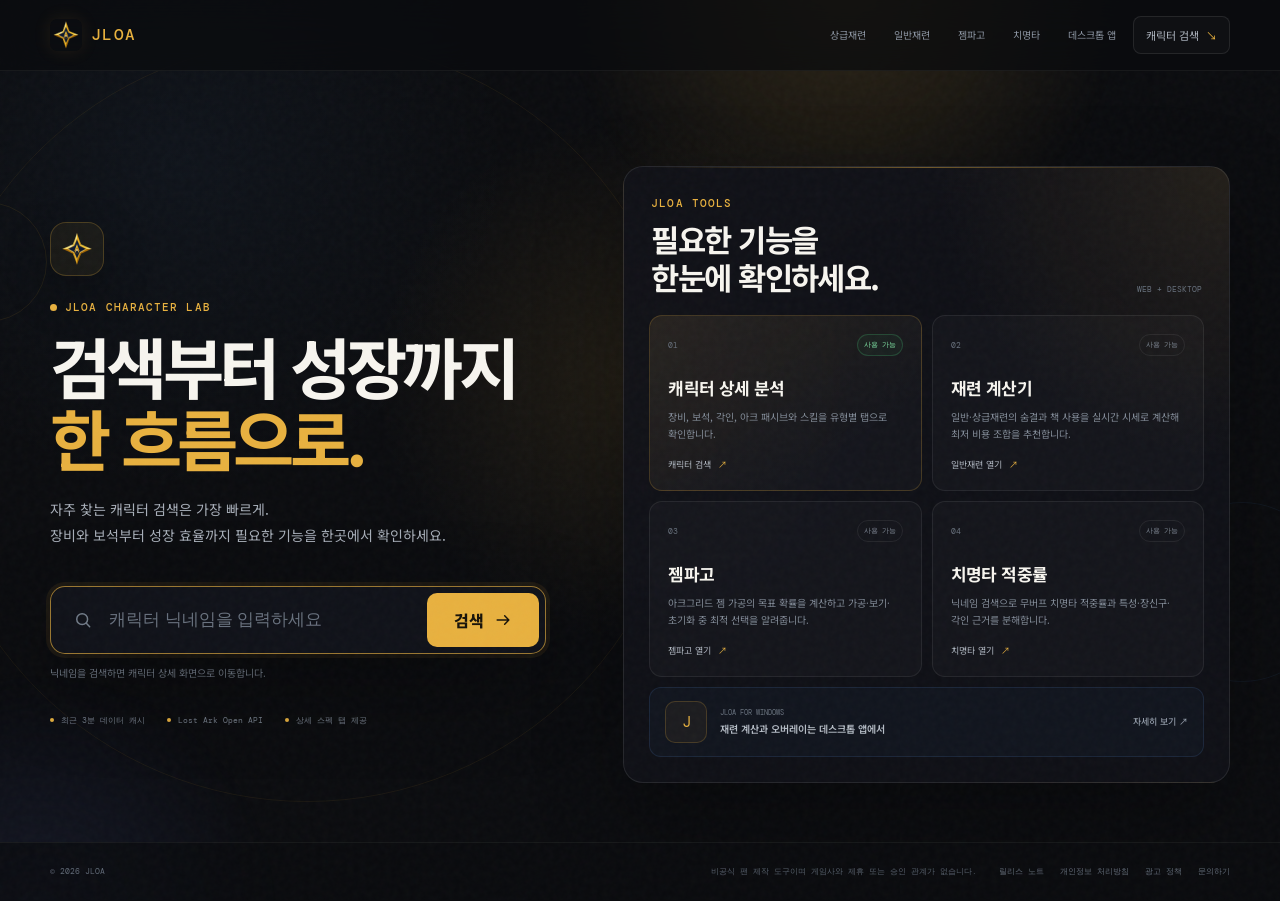
<file: index.html>
<!doctype html>
<html lang="ko">
  <head>
    <meta charset="UTF-8" />
    <meta name="viewport" content="width=device-width, initial-scale=1, viewport-fit=cover" />
    <meta name="theme-color" content="#0b0c0f" />
    <meta name="referrer" content="strict-origin-when-cross-origin" />
    <link rel="canonical" href="https://jloa.cloud/" />
    <meta property="og:type" content="website" />
    <meta property="og:site_name" content="JLOA" />
    <meta property="og:title" content="JLOA — 로스트아크 캐릭터 검색과 스펙 분석" />
    <meta
      property="og:description"
      content="캐릭터를 검색하고 시뮬레이터, 스펙업 가이드, 효율표까지 한곳에서 확인하세요."
    />
    <meta property="og:url" content="https://jloa.cloud/" />
    <meta property="og:image" content="https://jloa.cloud/jloa-icon.png" />
    <meta property="og:image:alt" content="JLOA 로고" />
    <link rel="icon" type="image/png" href="/jloa-icon.png" />
    <meta
      name="description"
      content="JLOA에서 로스트아크 캐릭터를 검색하고 스펙 정보와 성장 방향을 확인하세요."
    />
    <title>JLOA — 로스트아크 캐릭터 검색과 스펙 분석</title>
    <script type="application/ld+json">
    {
      "@context": "https://schema.org",
      "@type": "WebSite",
      "name": "JLOA",
      "alternateName": ["지로아", "JLOA 지로아"],
      "url": "https://jloa.cloud/",
      "potentialAction": {
        "@type": "SearchAction",
        "target": "https://jloa.cloud/character.html?name={character_name}",
        "query-input": "required name=character_name"
      }
    }
    </script>
    <link rel="preconnect" href="https://fonts.googleapis.com" />
    <link rel="preconnect" href="https://fonts.gstatic.com" crossorigin />
    <link
      href="https://fonts.googleapis.com/css2?family=DM+Mono:wght@400;500&family=Noto+Sans+KR:wght@400;500;600;700;800&display=swap"
      rel="stylesheet"
    />
    <link rel="stylesheet" href="/styles.css" />
    <link rel="stylesheet" href="/responsive.css?v=20260716-search" />
    <link rel="stylesheet" href="/web-app.css?v=20260716-space" />
  </head>
  <body class="web-home">
    <a class="skip-link" href="#main">본문으로 건너뛰기</a>

    <div class="page-glow page-glow--one" aria-hidden="true"></div>
    <div class="page-glow page-glow--two" aria-hidden="true"></div>
    <div class="grain" aria-hidden="true"></div>

    <header class="search-header">
      <div class="container search-header-inner">
        <a class="brand" href="/" aria-label="JLOA 메인">
          <img class="brand-logo" src="/jloa-icon.png" alt="" width="32" height="32" />
          <span>JLOA</span>
        </a>
        <nav class="search-header-nav" aria-label="주요 기능">
          <a href="/refine-advanced.html">상급재련</a>
          <a href="/refine-normal.html">일반재련</a>
          <a href="/gem.html">젬파고</a>
          <a href="/crit.html">치명타</a>
          <a href="/desktop-app.html">데스크톱 앱</a>
          <a class="search-header-link" href="#character-search">
            캐릭터 검색
            <span aria-hidden="true">↘</span>
          </a>
        </nav>
      </div>
    </header>

    <main id="main" class="search-main">
      <section class="search-stage">
        <div class="search-orbit search-orbit--one" aria-hidden="true"></div>
        <div class="search-orbit search-orbit--two" aria-hidden="true"></div>

        <div class="container search-stage-inner">
          <div id="character-search" class="search-focus">
            <div class="search-brand-mark" aria-hidden="true">
              <img src="/jloa-icon.png" alt="" />
            </div>
            <p class="eyebrow"><span class="pulse-dot"></span> JLOA CHARACTER LAB</p>
            <h1>검색부터 성장까지<br /><em>한 흐름으로.</em></h1>
            <p class="search-description">
              자주 찾는 캐릭터 검색은 가장 빠르게.<br />
              장비와 보석부터 성장 효율까지 필요한 기능을 한곳에서 확인하세요.
            </p>

            <form class="web-search-form" data-character-form>
              <label class="sr-only" for="character-name">캐릭터 닉네임</label>
              <span class="web-search-icon" aria-hidden="true">
                <svg viewBox="0 0 24 24"><circle cx="11" cy="11" r="6.5" /><path d="m16 16 4 4" /></svg>
              </span>
              <input
                id="character-name"
                name="character"
                type="search"
                placeholder="캐릭터 닉네임을 입력하세요"
                minlength="2"
                maxlength="20"
                autocomplete="off"
                spellcheck="false"
                autofocus
                required
                data-character-input
              />
              <button type="submit" data-character-submit>
                검색
                <svg viewBox="0 0 24 24" aria-hidden="true"><path d="M5 12h14m-5-5 5 5-5 5" /></svg>
              </button>
            </form>

            <div class="web-search-status" role="status" aria-live="polite" data-character-status>
              닉네임을 검색하면 캐릭터 상세 화면으로 이동합니다.
            </div>

            <div class="recent-searches" hidden data-recent-searches>
              <span>최근 검색</span>
              <div data-recent-search-list></div>
            </div>

            <ul class="search-trust-list" aria-label="검색 서비스 특징">
              <li><i></i> 최근 3분 데이터 캐시</li>
              <li><i></i> Lost Ark Open API</li>
              <li><i></i> 상세 스펙 탭 제공</li>
            </ul>
          </div>

          <div id="tools" class="home-tool-panel">
            <div class="home-tool-heading">
              <div>
                <p class="eyebrow">JLOA TOOLS</p>
                <h2>필요한 기능을<br />한눈에 확인하세요.</h2>
              </div>
              <span>WEB + DESKTOP</span>
            </div>

            <div class="home-tool-grid">
              <article class="home-tool-card home-tool-card--active">
                <div class="home-tool-card-top"><span>01</span><b>사용 가능</b></div>
                <h3>캐릭터 상세 분석</h3>
                <p>장비, 보석, 각인, 아크 패시브와 스킬을 유형별 탭으로 확인합니다.</p>
                <a href="#character-search">캐릭터 검색 <span>↗</span></a>
              </article>

              <article class="home-tool-card">
                <div class="home-tool-card-top"><span>02</span><b>사용 가능</b></div>
                <h3>재련 계산기</h3>
                <p>일반·상급재련의 숨결과 책 사용을 실시간 시세로 계산해 최저 비용 조합을 추천합니다.</p>
                <a href="/refine-normal.html">일반재련 열기 <span>↗</span></a>
              </article>

              <article class="home-tool-card">
                <div class="home-tool-card-top"><span>03</span><b>사용 가능</b></div>
                <h3>젬파고</h3>
                <p>아크그리드 젬 가공의 목표 확률을 계산하고 가공·보기·초기화 중 최적 선택을 알려줍니다.</p>
                <a href="/gem.html">젬파고 열기 <span>↗</span></a>
              </article>

              <article class="home-tool-card">
                <div class="home-tool-card-top"><span>04</span><b>사용 가능</b></div>
                <h3>치명타 적중률</h3>
                <p>닉네임 검색으로 무버프 치명타 적중률과 특성·장신구·각인 근거를 분해합니다.</p>
                <a href="/crit.html">치명타 열기 <span>↗</span></a>
              </article>
            </div>

            <a class="home-desktop-strip" href="/desktop-app.html">
              <span class="home-desktop-mark">J</span>
              <span>
                <small>JLOA FOR WINDOWS</small>
                <strong>재련 계산과 오버레이는 데스크톱 앱에서</strong>
              </span>
              <b>자세히 보기 ↗</b>
            </a>
          </div>
        </div>
      </section>
    </main>

    <footer class="search-footer">
      <div class="container search-footer-inner">
        <span>© <span data-year></span> JLOA</span>
        <span class="search-footer-disclaimer">비공식 팬 제작 도구이며 게임사와 제휴 또는 승인 관계가 없습니다.</span>
        <nav aria-label="정책 메뉴">
          <a href="#" data-release-link>릴리스 노트</a>
          <a href="#" data-privacy-link>개인정보 처리방침</a>
          <a href="#" data-ad-policy-link>광고 정책</a>
          <a href="#" data-support-link>문의하기</a>
        </nav>
      </div>
    </footer>

    <div class="web-toast" role="status" aria-live="polite" hidden data-web-toast></div>
    <noscript><p class="noscript">캐릭터 검색을 사용하려면 JavaScript를 켜 주세요.</p></noscript>
    <script src="/app.js"></script>
    <script src="/web-app.js?v=20260716-search"></script>
  </body>
</html>
</file>
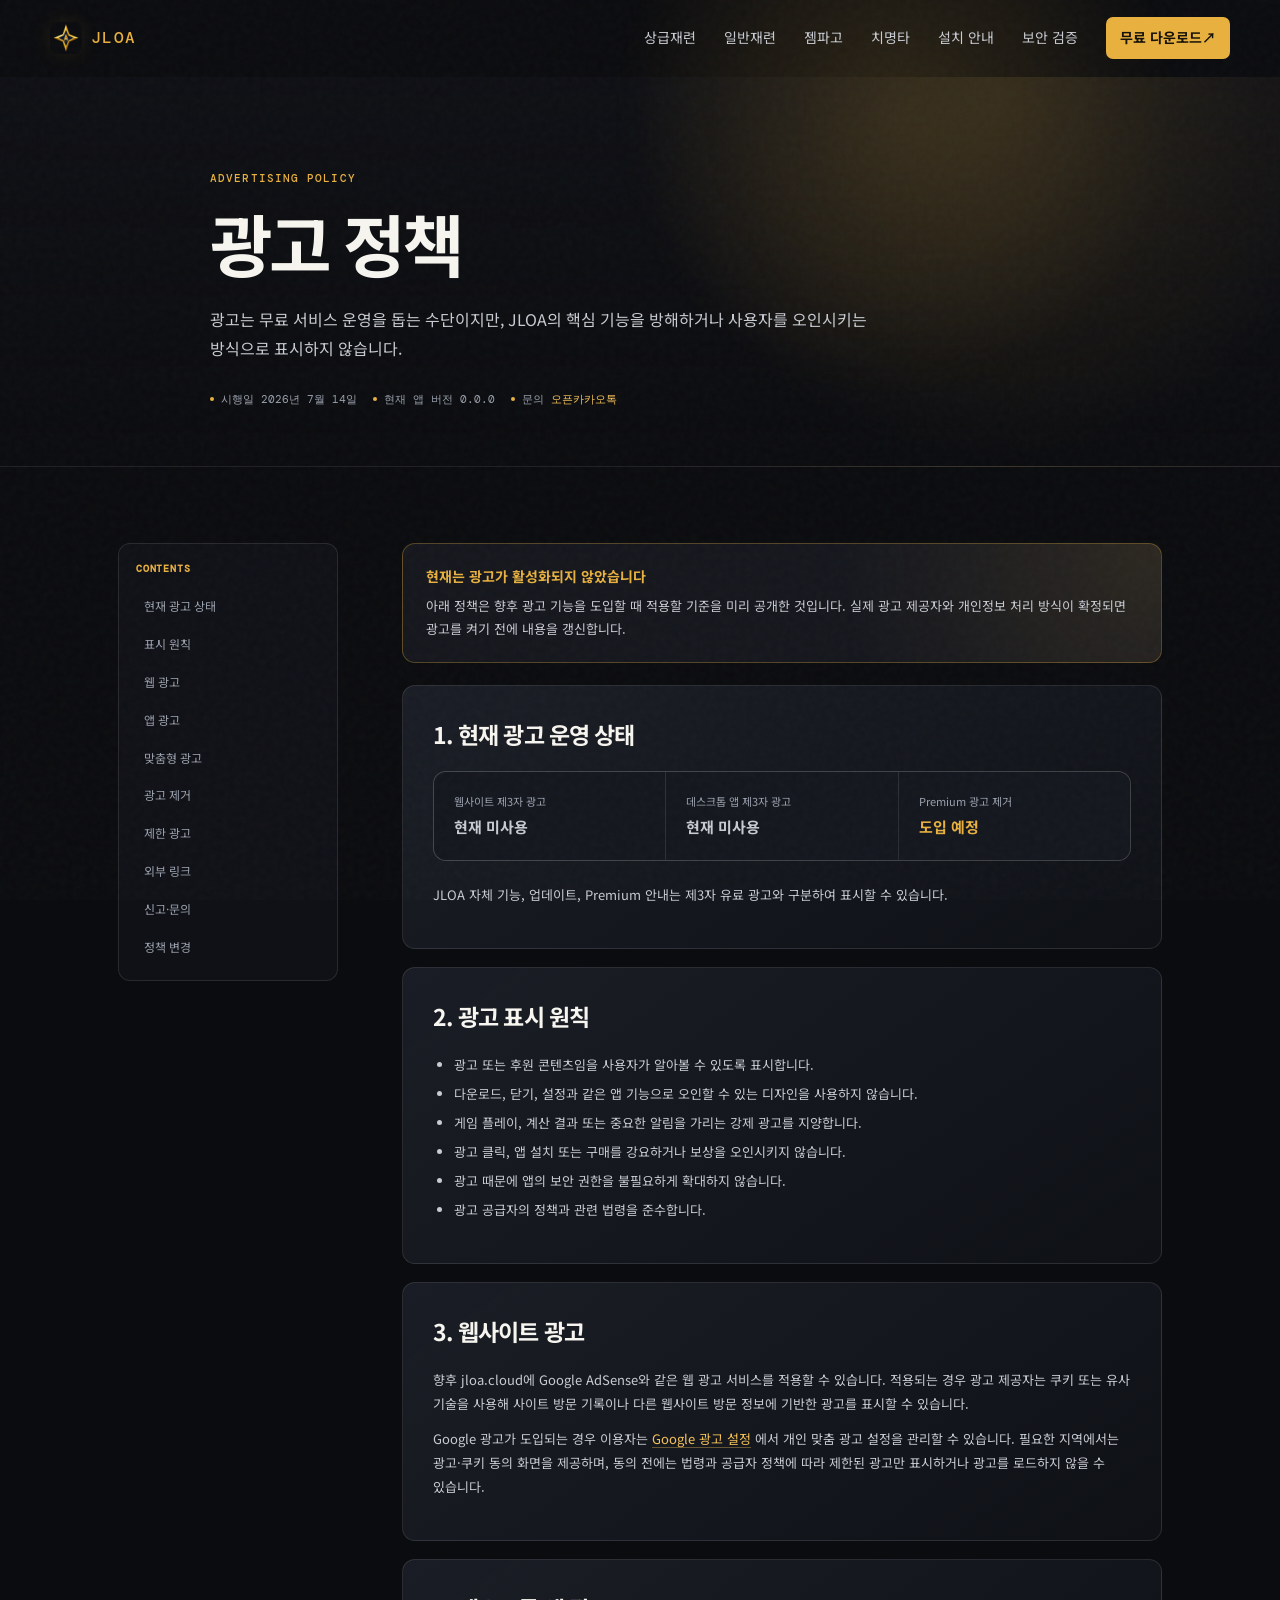
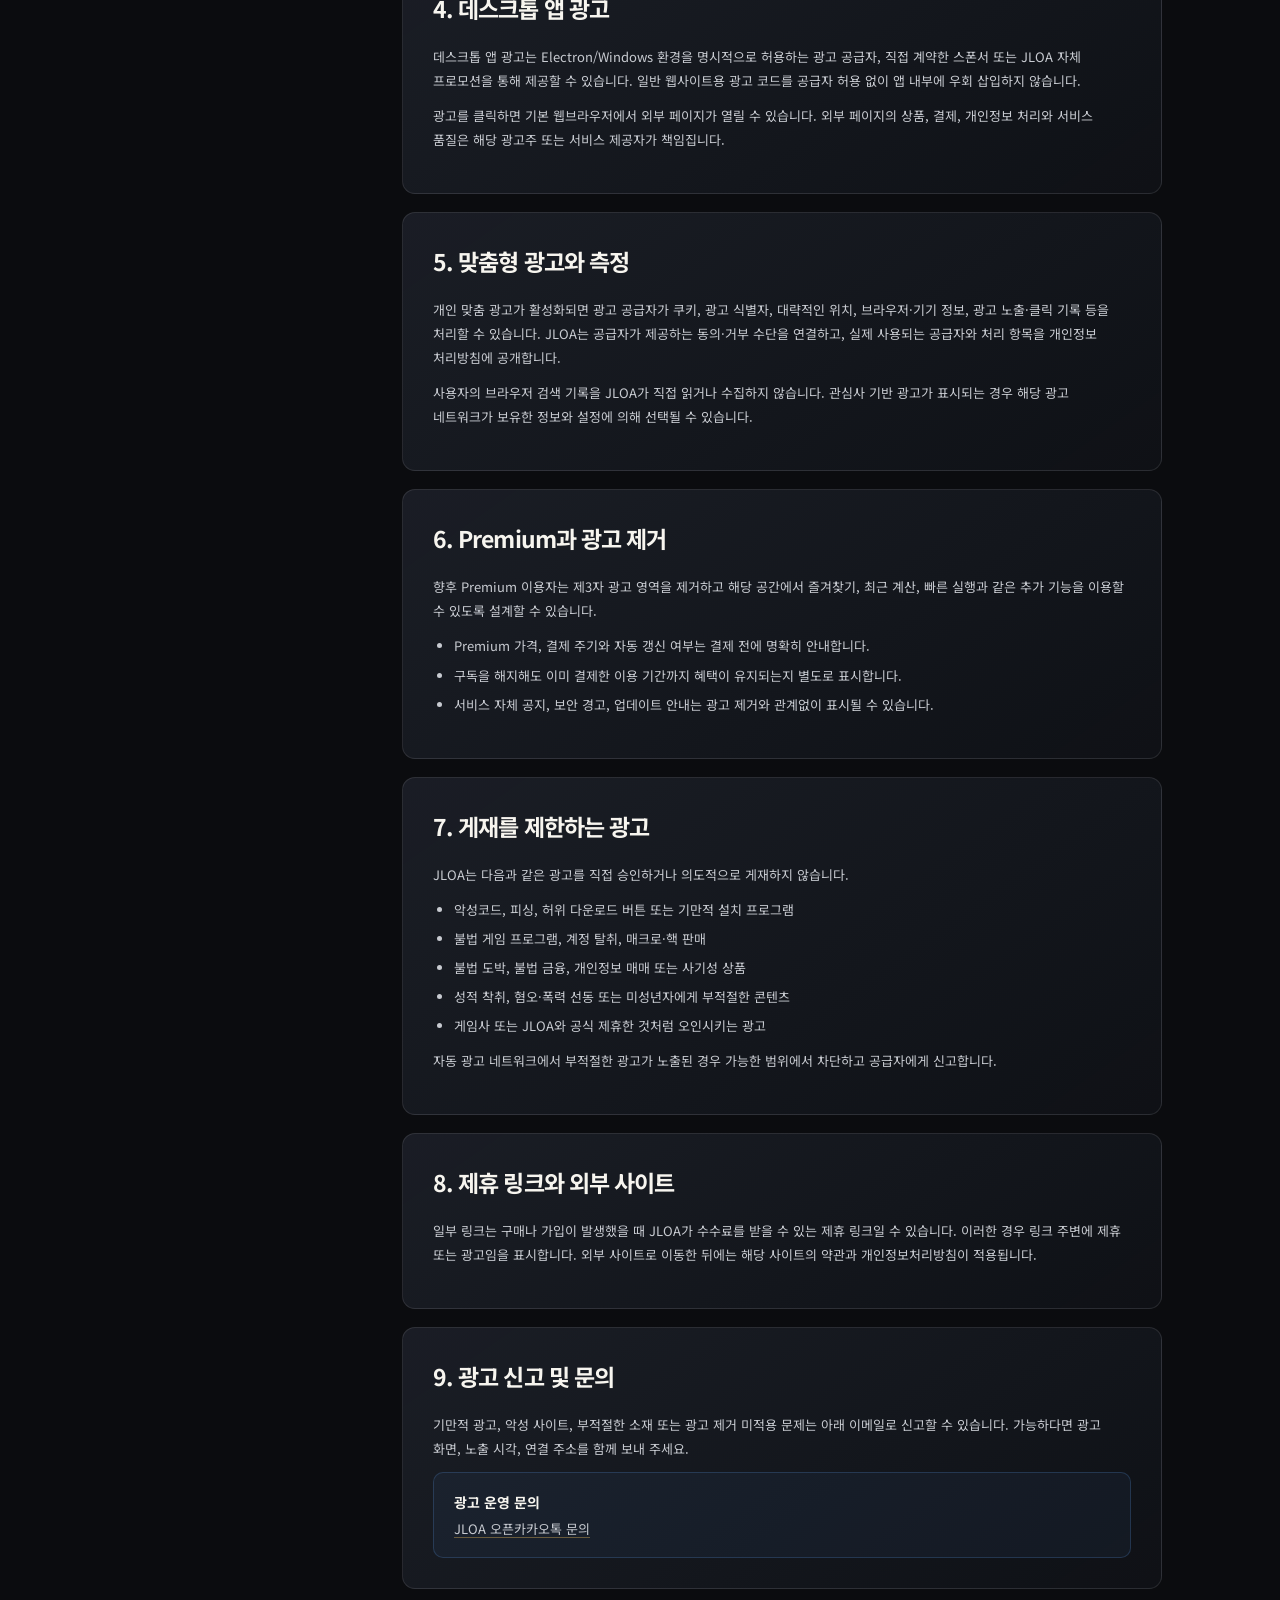
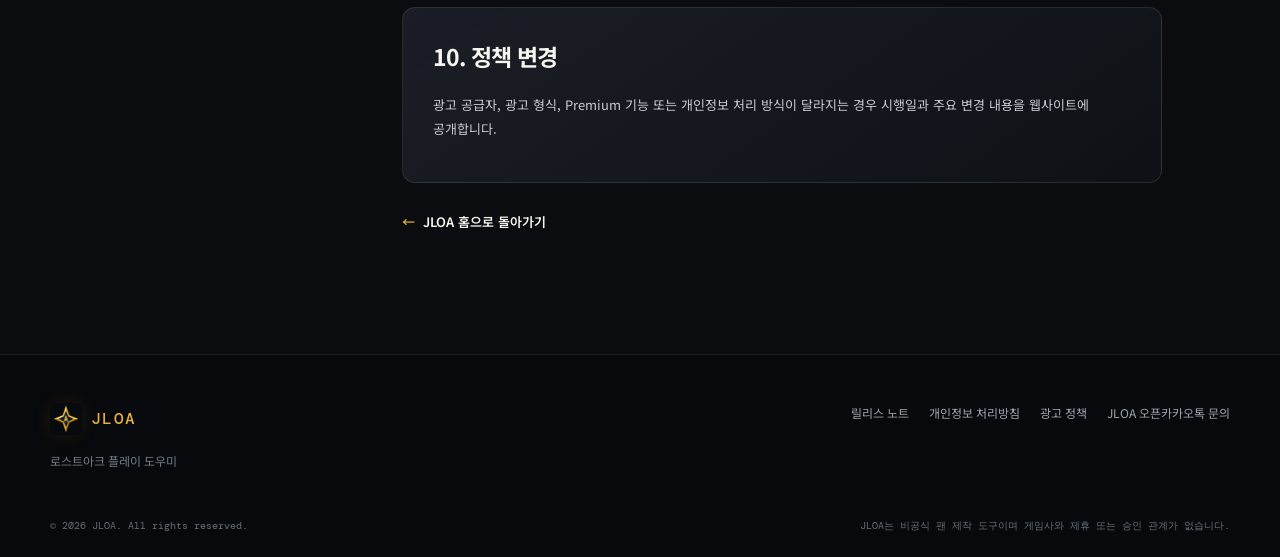
<file: ads-policy.html>
<!doctype html>
<html lang="ko">
  <head>
    <meta charset="UTF-8" />
    <meta name="viewport" content="width=device-width, initial-scale=1, viewport-fit=cover" />
    <meta name="theme-color" content="#0b0c0f" />
    <meta name="referrer" content="strict-origin-when-cross-origin" />
    <meta name="description" content="JLOA 웹사이트와 데스크톱 앱의 광고 표시 원칙, 맞춤형 광고 및 광고 제거 기능에 관한 정책입니다." />
    <link rel="canonical" href="https://jloa.cloud/ads-policy" />
    <link rel="icon" type="image/png" href="/jloa-icon.png" />
    <title>광고 정책 — JLOA</title>
    <link rel="preconnect" href="https://fonts.googleapis.com" />
    <link rel="preconnect" href="https://fonts.gstatic.com" crossorigin />
    <link
      href="https://fonts.googleapis.com/css2?family=DM+Mono:wght@400;500&family=Noto+Sans+KR:wght@400;500;600;700;800&display=swap"
      rel="stylesheet"
    />
    <link rel="stylesheet" href="/styles.css" />
    <link rel="stylesheet" href="/legal.css" />
    <link rel="stylesheet" href="/responsive.css?v=20260714-0644" />
  </head>
  <body>

    <a class="skip-link" href="#main">본문으로 건너뛰기</a>
    <div class="page-glow page-glow--one" aria-hidden="true"></div>
    <div class="grain" aria-hidden="true"></div>

    <header class="site-header" data-header>
      <div class="container header-inner">
        <a class="brand" href="/" aria-label="JLOA 홈">
          <img class="brand-logo" src="/jloa-icon.png" alt="" width="32" height="32" />
          <span>JLOA</span>
        </a>

        <button class="menu-toggle" type="button" aria-expanded="false" aria-controls="site-nav" data-menu-toggle>
          <span class="sr-only">메뉴 열기</span>
          <span></span><span></span>
        </button>

        <nav id="site-nav" class="site-nav" aria-label="주요 메뉴" data-nav>
          <a href="/refine-advanced.html">상급재련</a>
          <a href="/refine-normal.html">일반재련</a>
          <a href="/gem.html">젬파고</a>
          <a href="/crit.html">치명타</a>
          <a href="/#install">설치 안내</a>
          <a href="/#security">보안 검증</a>
          <a class="nav-download" href="/#download" data-download-link>무료 다운로드 <span aria-hidden="true">↗</span></a>
        </nav>
      </div>
    </header>
    <main id="main" class="legal-main">
      <section class="legal-hero">
        <div class="container legal-hero__inner">
          <p class="eyebrow">ADVERTISING POLICY</p>
          <h1>광고 정책</h1>
          <p class="legal-hero__lead">
            광고는 무료 서비스 운영을 돕는 수단이지만, JLOA의 핵심 기능을 방해하거나
            사용자를 오인시키는 방식으로 표시하지 않습니다.
          </p>
          <div class="legal-meta">
            <span>시행일 2026년 7월 14일</span>
            <span>현재 앱 버전 0.0.0</span>
            <span>문의 <a href="https://open.kakao.com/o/sCe2zYDi" target="_blank" rel="noopener noreferrer" data-support-link>오픈카카오톡</a></span>
          </div>
        </div>
      </section>

      <section class="legal-content">
        <div class="container legal-layout">
          <nav class="legal-toc" aria-label="광고 정책 목차">
            <strong>CONTENTS</strong>
            <a href="#status">현재 광고 상태</a>
            <a href="#principles">표시 원칙</a>
            <a href="#web-ads">웹 광고</a>
            <a href="#desktop-ads">앱 광고</a>
            <a href="#personalized">맞춤형 광고</a>
            <a href="#premium">광고 제거</a>
            <a href="#prohibited">제한 광고</a>
            <a href="#external">외부 링크</a>
            <a href="#report">신고·문의</a>
            <a href="#changes">정책 변경</a>
          </nav>

          <article class="legal-document">
            <div class="policy-callout">
              <strong>현재는 광고가 활성화되지 않았습니다</strong>
              <p>
                아래 정책은 향후 광고 기능을 도입할 때 적용할 기준을 미리 공개한 것입니다.
                실제 광고 제공자와 개인정보 처리 방식이 확정되면 광고를 켜기 전에 내용을 갱신합니다.
              </p>
            </div>

            <section id="status" class="policy-section">
              <h2>1. 현재 광고 운영 상태</h2>
              <div class="policy-status">
                <div>
                  <span>웹사이트 제3자 광고</span>
                  <strong class="status-off">현재 미사용</strong>
                </div>
                <div>
                  <span>데스크톱 앱 제3자 광고</span>
                  <strong class="status-off">현재 미사용</strong>
                </div>
                <div>
                  <span>Premium 광고 제거</span>
                  <strong class="status-planned">도입 예정</strong>
                </div>
              </div>
              <p>
                JLOA 자체 기능, 업데이트, Premium 안내는 제3자 유료 광고와 구분하여 표시할 수 있습니다.
              </p>
            </section>

            <section id="principles" class="policy-section">
              <h2>2. 광고 표시 원칙</h2>
              <ul>
                <li>광고 또는 후원 콘텐츠임을 사용자가 알아볼 수 있도록 표시합니다.</li>
                <li>다운로드, 닫기, 설정과 같은 앱 기능으로 오인할 수 있는 디자인을 사용하지 않습니다.</li>
                <li>게임 플레이, 계산 결과 또는 중요한 알림을 가리는 강제 광고를 지양합니다.</li>
                <li>광고 클릭, 앱 설치 또는 구매를 강요하거나 보상을 오인시키지 않습니다.</li>
                <li>광고 때문에 앱의 보안 권한을 불필요하게 확대하지 않습니다.</li>
                <li>광고 공급자의 정책과 관련 법령을 준수합니다.</li>
              </ul>
            </section>

            <section id="web-ads" class="policy-section">
              <h2>3. 웹사이트 광고</h2>
              <p>
                향후 jloa.cloud에 Google AdSense와 같은 웹 광고 서비스를 적용할 수 있습니다.
                적용되는 경우 광고 제공자는 쿠키 또는 유사 기술을 사용해 사이트 방문 기록이나
                다른 웹사이트 방문 정보에 기반한 광고를 표시할 수 있습니다.
              </p>
              <p>
                Google 광고가 도입되는 경우 이용자는
                <a href="https://adssettings.google.com/" target="_blank" rel="noopener noreferrer">Google 광고 설정</a>
                에서 개인 맞춤 광고 설정을 관리할 수 있습니다.
                필요한 지역에서는 광고·쿠키 동의 화면을 제공하며, 동의 전에는 법령과 공급자 정책에 따라
                제한된 광고만 표시하거나 광고를 로드하지 않을 수 있습니다.
              </p>
            </section>

            <section id="desktop-ads" class="policy-section">
              <h2>4. 데스크톱 앱 광고</h2>
              <p>
                데스크톱 앱 광고는 Electron/Windows 환경을 명시적으로 허용하는 광고 공급자,
                직접 계약한 스폰서 또는 JLOA 자체 프로모션을 통해 제공할 수 있습니다.
                일반 웹사이트용 광고 코드를 공급자 허용 없이 앱 내부에 우회 삽입하지 않습니다.
              </p>
              <p>
                광고를 클릭하면 기본 웹브라우저에서 외부 페이지가 열릴 수 있습니다.
                외부 페이지의 상품, 결제, 개인정보 처리와 서비스 품질은 해당 광고주 또는 서비스 제공자가 책임집니다.
              </p>
            </section>

            <section id="personalized" class="policy-section">
              <h2>5. 맞춤형 광고와 측정</h2>
              <p>
                개인 맞춤 광고가 활성화되면 광고 공급자가 쿠키, 광고 식별자, 대략적인 위치,
                브라우저·기기 정보, 광고 노출·클릭 기록 등을 처리할 수 있습니다.
                JLOA는 공급자가 제공하는 동의·거부 수단을 연결하고, 실제 사용되는 공급자와 처리 항목을
                개인정보 처리방침에 공개합니다.
              </p>
              <p>
                사용자의 브라우저 검색 기록을 JLOA가 직접 읽거나 수집하지 않습니다.
                관심사 기반 광고가 표시되는 경우 해당 광고 네트워크가 보유한 정보와 설정에 의해 선택될 수 있습니다.
              </p>
            </section>

            <section id="premium" class="policy-section">
              <h2>6. Premium과 광고 제거</h2>
              <p>
                향후 Premium 이용자는 제3자 광고 영역을 제거하고 해당 공간에서 즐겨찾기,
                최근 계산, 빠른 실행과 같은 추가 기능을 이용할 수 있도록 설계할 수 있습니다.
              </p>
              <ul>
                <li>Premium 가격, 결제 주기와 자동 갱신 여부는 결제 전에 명확히 안내합니다.</li>
                <li>구독을 해지해도 이미 결제한 이용 기간까지 혜택이 유지되는지 별도로 표시합니다.</li>
                <li>서비스 자체 공지, 보안 경고, 업데이트 안내는 광고 제거와 관계없이 표시될 수 있습니다.</li>
              </ul>
            </section>

            <section id="prohibited" class="policy-section">
              <h2>7. 게재를 제한하는 광고</h2>
              <p>JLOA는 다음과 같은 광고를 직접 승인하거나 의도적으로 게재하지 않습니다.</p>
              <ul>
                <li>악성코드, 피싱, 허위 다운로드 버튼 또는 기만적 설치 프로그램</li>
                <li>불법 게임 프로그램, 계정 탈취, 매크로·핵 판매</li>
                <li>불법 도박, 불법 금융, 개인정보 매매 또는 사기성 상품</li>
                <li>성적 착취, 혐오·폭력 선동 또는 미성년자에게 부적절한 콘텐츠</li>
                <li>게임사 또는 JLOA와 공식 제휴한 것처럼 오인시키는 광고</li>
              </ul>
              <p>
                자동 광고 네트워크에서 부적절한 광고가 노출된 경우 가능한 범위에서 차단하고 공급자에게 신고합니다.
              </p>
            </section>

            <section id="external" class="policy-section">
              <h2>8. 제휴 링크와 외부 사이트</h2>
              <p>
                일부 링크는 구매나 가입이 발생했을 때 JLOA가 수수료를 받을 수 있는 제휴 링크일 수 있습니다.
                이러한 경우 링크 주변에 제휴 또는 광고임을 표시합니다.
                외부 사이트로 이동한 뒤에는 해당 사이트의 약관과 개인정보처리방침이 적용됩니다.
              </p>
            </section>

            <section id="report" class="policy-section">
              <h2>9. 광고 신고 및 문의</h2>
              <p>
                기만적 광고, 악성 사이트, 부적절한 소재 또는 광고 제거 미적용 문제는 아래 이메일로 신고할 수 있습니다.
                가능하다면 광고 화면, 노출 시각, 연결 주소를 함께 보내 주세요.
              </p>
              <div class="legal-contact">
                <strong>광고 운영 문의</strong>
                <a
                    href="https://open.kakao.com/o/sCe2zYDi"
                    target="_blank"
                    rel="noopener noreferrer"
                    data-support-link
                    >
                    JLOA 오픈카카오톡 문의
                    </a>
              </div>
            </section>

            <section id="changes" class="policy-section">
              <h2>10. 정책 변경</h2>
              <p>
                광고 공급자, 광고 형식, Premium 기능 또는 개인정보 처리 방식이 달라지는 경우
                시행일과 주요 변경 내용을 웹사이트에 공개합니다.
              </p>
            </section>

            <a class="legal-back" href="/"><span>←</span> JLOA 홈으로 돌아가기</a>
          </article>
        </div>
      </section>
    </main>

    <footer class="site-footer">
      <div class="container footer-inner">
        <div>
          <a class="brand" href="/">
            <img class="brand-logo" src="/jloa-icon.png" alt="" width="32" height="32" />
            <span>JLOA</span>
          </a>
          <p>로스트아크 플레이 도우미</p>
        </div>
        <div class="footer-links">
          <a href="/release-notes" data-release-link>릴리스 노트</a>
          <a href="/privacy" data-privacy-link>개인정보 처리방침</a>
          <a href="/ads-policy" data-ad-policy-link>광고 정책</a>
          <a
            href="https://open.kakao.com/o/sCe2zYDi"
            target="_blank"
            rel="noopener noreferrer"
            data-support-link
            >
            JLOA 오픈카카오톡 문의
            </a>
        </div>
      </div>
      <div class="container footer-bottom">
        <span>© <span data-year></span> JLOA. All rights reserved.</span>
        <span>JLOA는 비공식 팬 제작 도구이며 게임사와 제휴 또는 승인 관계가 없습니다.</span>
      </div>
    </footer>
    <script src="/app.js"></script>
  </body>
</html>
</file>
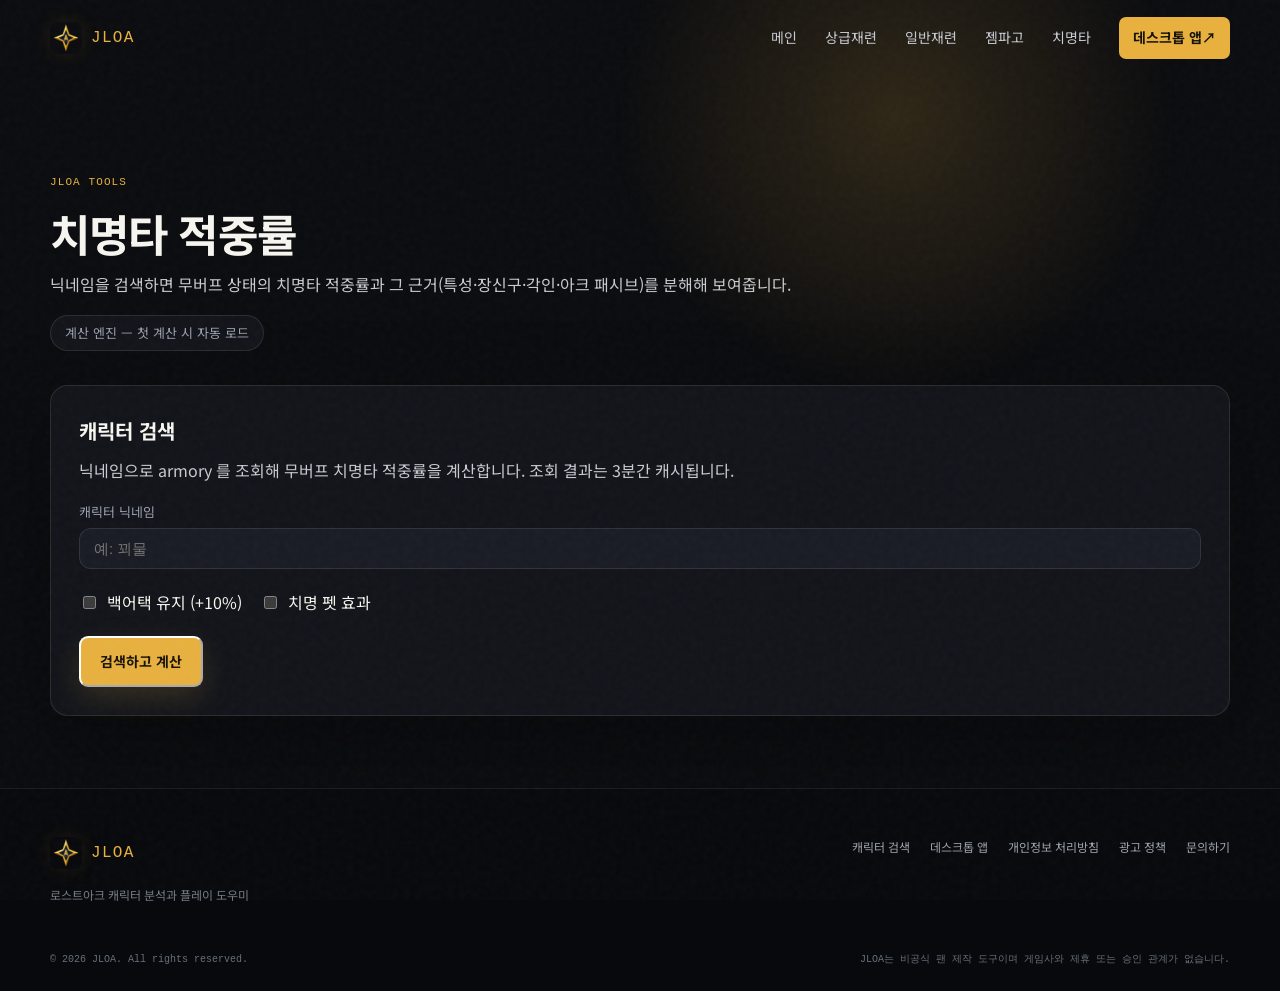
<file: crit.html>
<!doctype html>
<html lang="ko">
  <head>
    <meta charset="utf-8" />
    <meta name="viewport" content="width=device-width, initial-scale=1" />
    <title>치명타 적중률 계산기 — JLOA</title>
    <meta name="description" content="로스트아크 무버프 치명타 적중률 계산기. 특성·장신구·각인 근거 분해." />
    <link rel="canonical" href="https://jloa.cloud/crit.html" />
    <meta property="og:title" content="치명타 적중률 계산기 — JLOA" />
    <meta property="og:description" content="로스트아크 무버프 치명타 적중률 계산기. 특성·장신구·각인 근거 분해." />
    <link rel="icon" type="image/png" href="/jloa-icon.png" />
    <link rel="preconnect" href="https://fonts.googleapis.com" />
    <link rel="preconnect" href="https://fonts.gstatic.com" crossorigin />
    <link
      href="https://fonts.googleapis.com/css2?family=Noto+Sans+KR:wght@400;500;700;900&display=swap"
      rel="stylesheet"
    />
    <link rel="preconnect" href="https://cdn.jsdelivr.net" crossorigin />
    <link rel="stylesheet" href="/styles.css" />
    <link rel="stylesheet" href="/responsive.css?v=20260717-tools" />
    <link rel="stylesheet" href="/tools.css?v=20260718-noglow" />
  </head>
  <body>
    <a class="skip-link" href="#main">본문으로 건너뛰기</a>
    <div class="page-glow page-glow--one" aria-hidden="true"></div>
    <div class="page-glow page-glow--two" aria-hidden="true"></div>
    <div class="grain" aria-hidden="true"></div>

    <header class="site-header" data-header>
      <div class="container header-inner">
        <a class="brand" href="/" aria-label="JLOA 메인">
          <img class="brand-logo" src="/jloa-icon.png" alt="" width="32" height="32" />
          <span>JLOA</span>
        </a>

        <button class="menu-toggle" type="button" aria-expanded="false" aria-controls="site-nav" data-menu-toggle>
          <span class="sr-only">메뉴 열기</span>
          <span></span><span></span>
        </button>

        <nav id="site-nav" class="site-nav" aria-label="주요 메뉴" data-nav>
          <a href="/">메인</a>
          <a href="/refine-advanced.html">상급재련</a>
          <a href="/refine-normal.html">일반재련</a>
          <a href="/gem.html">젬파고</a>
          <a href="/crit.html" aria-current="page">치명타</a>
          <a class="nav-download" href="/desktop-app.html">데스크톱 앱 <span aria-hidden="true">↗</span></a>
        </nav>
      </div>
    </header>

    <main id="main" class="tools-main">
      <div class="container">
        <header class="tool-head">
          <p class="eyebrow">JLOA TOOLS</p>
          <h1>치명타 적중률</h1>
          <p class="tool-desc">닉네임을 검색하면 무버프 상태의 치명타 적중률과 그 근거(특성·장신구·각인·아크 패시브)를 분해해 보여줍니다.</p>
          <div class="tool-badges">
            <span class="tool-badge" data-py-status>계산 엔진 — 첫 계산 시 자동 로드</span>
          </div>
        </header>

        <section class="tool-panel" data-tool-root>
          <h2>캐릭터 검색</h2>
          <p>닉네임으로 armory 를 조회해 무버프 치명타 적중률을 계산합니다. 조회 결과는 3분간 캐시됩니다.</p>
          <div class="tool-grid">
            <div class="tool-field"><label for="c-name">캐릭터 닉네임</label><input id="c-name" data-f="name" type="text" maxlength="20" placeholder="예: 꾀물" /></div>
          </div>
          <div class="tool-actions" style="gap:18px">
            <label style="display:flex;align-items:center;gap:8px"><input type="checkbox" data-f="back" /> 백어택 유지 (+10%)</label>
            <label style="display:flex;align-items:center;gap:8px"><input type="checkbox" data-f="pet" /> 치명 펫 효과</label>
          </div>
          <div class="tool-actions">
            <button class="button button--primary" type="button" data-calc>검색하고 계산</button>
          </div>
          <div class="tool-result" data-result hidden></div>
        </section>
      </div>
    </main>

    <footer class="site-footer">
      <div class="container footer-inner">
        <div>
          <a class="brand" href="/">
            <img class="brand-logo" src="/jloa-icon.png" alt="" width="32" height="32" />
            <span>JLOA</span>
          </a>
          <p>로스트아크 캐릭터 분석과 플레이 도우미</p>
        </div>
        <div class="footer-links">
          <a href="/">캐릭터 검색</a>
          <a href="/desktop-app.html">데스크톱 앱</a>
          <a href="#" data-privacy-link>개인정보 처리방침</a>
          <a href="#" data-ad-policy-link>광고 정책</a>
          <a href="#" data-support-link>문의하기</a>
        </div>
      </div>
      <div class="container footer-bottom">
        <span>© <span data-year></span> JLOA. All rights reserved.</span>
        <span>JLOA는 비공식 팬 제작 도구이며 게임사와 제휴 또는 승인 관계가 없습니다.</span>
      </div>
    </footer>

    <script src="/app.js"></script>
    <script src="/prices.js?v=20260717-w3"></script>
    <script src="/py-runtime.js?v=20260718-worker"></script>
    <script>
      const OPTIONS = {"normal": {"kinds": [{"value": "weapon", "label": "무기"}, {"value": "armor", "label": "방어구"}], "grades": {"weapon": [{"value": "t4_1590", "label": "1590 (전율)"}, {"value": "t4_1730", "label": "1730 (업화)"}], "armor": [{"value": "t4_1590", "label": "1590 (전율)"}, {"value": "t4_1730", "label": "1730 (업화)"}]}, "targets": {"weapon:t4_1590": [11, 12, 13, 14, 15, 16, 17, 18, 19, 20, 21, 22, 23, 24, 25], "weapon:t4_1730": [11, 12, 13, 14, 15, 16, 17, 18, 19, 20, 21, 22, 23, 24, 25], "armor:t4_1590": [11, 12, 13, 14, 15, 16, 17, 18, 19, 20, 21, 22, 23, 24, 25], "armor:t4_1730": [11, 12, 13, 14, 15, 16, 17, 18, 19, 20, 21, 22, 23, 24, 25]}}, "advanced": {"equips": [{"value": "weapon", "label": "무기"}, {"value": "armor", "label": "방어구"}], "bands": [{"value": "t4_0", "label": "0–10단계"}, {"value": "t4_1", "label": "10–20단계"}, {"value": "t4_2", "label": "20–30단계"}, {"value": "t4_3", "label": "30–40단계"}], "stacks": [0, 2, 4, 6], "max_exp": 1000}, "gem": {"grades": [{"value": "고급", "label": "고급", "attempts": 5, "rerolls": 0}, {"value": "희귀", "label": "희귀", "attempts": 7, "rerolls": 1}, {"value": "영웅", "label": "영웅", "attempts": 9, "rerolls": 2}], "targets": [{"index": 0, "label": "발사대 효율4·포인트5"}, {"index": 1, "label": "발사대 효율5·포인트5"}, {"index": 2, "label": "유효유물 (55 + 총합16+)"}, {"index": 3, "label": "유효고대 (55 + 총합19+)"}, {"index": 4, "label": "완젬 (총합20)"}], "default_target": 1, "stat_max": 5, "entries": [{"id": "willpower_p1", "label": "의지력 효율 +1"}, {"id": "willpower_p2", "label": "의지력 효율 +2"}, {"id": "willpower_p3", "label": "의지력 효율 +3"}, {"id": "willpower_p4", "label": "의지력 효율 +4"}, {"id": "willpower_m1", "label": "의지력 효율 -1"}, {"id": "points_p1", "label": "질서/혼돈 포인트 +1"}, {"id": "points_p2", "label": "질서/혼돈 포인트 +2"}, {"id": "points_p3", "label": "질서/혼돈 포인트 +3"}, {"id": "points_p4", "label": "질서/혼돈 포인트 +4"}, {"id": "points_m1", "label": "질서/혼돈 포인트 -1"}, {"id": "effect1_p1", "label": "첫번째 효과 +1"}, {"id": "effect1_p2", "label": "첫번째 효과 +2"}, {"id": "effect1_p3", "label": "첫번째 효과 +3"}, {"id": "effect1_p4", "label": "첫번째 효과 +4"}, {"id": "effect1_m1", "label": "첫번째 효과 -1"}, {"id": "effect2_p1", "label": "두번째 효과 +1"}, {"id": "effect2_p2", "label": "두번째 효과 +2"}, {"id": "effect2_p3", "label": "두번째 효과 +3"}, {"id": "effect2_p4", "label": "두번째 효과 +4"}, {"id": "effect2_m1", "label": "두번째 효과 -1"}, {"id": "change1", "label": "첫번째 효과 변경"}, {"id": "change2", "label": "두번째 효과 변경"}, {"id": "cost_up", "label": "가공 비용 +100%"}, {"id": "cost_down", "label": "가공 비용 -100%"}, {"id": "keep", "label": "가공 상태 유지"}, {"id": "reroll_p1", "label": "다른 항목 보기 +1회"}, {"id": "reroll_p2", "label": "다른 항목 보기 +2회"}]}};
      const fmtGold = (v) => (v == null || !isFinite(v)) ? "—" : Math.round(v).toLocaleString("ko-KR") + " G";
      const fmtPct = (v, d) => (v == null) ? "—" : (v * 100).toFixed(d == null ? 2 : d) + "%";
      const fill = (sel, items) => { sel.innerHTML = items.map((o) => `<option value="${o.value}">${o.label}</option>`).join(""); };
      const nums = (from, to) => { const out = []; for (let i = from; i <= to; i++) out.push({ value: i, label: String(i) }); return out; };
      const F = (name) => document.querySelector(`[data-f="${name}"]`);
      const resultEl = document.querySelector("[data-result]");
      function showResult(html) { resultEl.innerHTML = html; resultEl.hidden = false; }
      function showError(msg) { showResult(`<p style="color:#f87171">${msg}</p>`); }
      async function guarded(btn, fn) {
        btn.disabled = true;
        try { await fn(); }
        catch (err) { console.error(err); showError("계산에 실패했습니다: " + (err && err.message ? err.message : err)); }
        finally { btn.disabled = false; }
      }
      const BREAKDOWN_LABELS = { stat: "특성 (치명)", accessory: "장신구·팔찌", engraving: "각인", evolution: "진화 (아크 패시브)", arkgrid: "아크그리드", awakening: "깨달음 (아크 패시브)" };
      document.querySelector("[data-calc]").addEventListener("click", function () {
        guarded(this, async () => {
          const name = F("name").value.trim();
          if (name.length < 2) { showError("닉네임을 2자 이상 입력해 주세요."); return; }
          const body = await JloaPrices.request("/api/character/" + encodeURIComponent(name));
          const res = await JloaPy.call("web_glue:crit_calc", {
            armory: body.data,
            back_attack: F("back").checked,
            crit_pet: F("pet").checked,
          });
          const profile = (body.data && body.data.ArmoryProfile) || {};
          let html = `<div class="tool-result-highlight"><span>${profile.CharacterName || name}</span>` +
            `<strong>치명타 적중률 ${res.total.toFixed(2)}%</strong>` +
            `<span>${res.awakening_key ? res.awakening_key.replace("|", " · ") : ""}</span></div>`;
          html += `<table class="tool-table" style="margin-top:16px"><thead><tr><th>근거</th><th class="num">치명타 (%)</th></tr></thead><tbody>` +
            Object.entries(res.breakdown).map(([k, v]) => `<tr><td>${BREAKDOWN_LABELS[k] || k}</td><td class="num">${v.toFixed(2)}</td></tr>`).join("") +
            (res.back_attack ? `<tr><td>백어택</td><td class="num">${res.back_attack.toFixed(2)}</td></tr>` : "") +
            (res.crit_pet ? `<tr><td>치명 펫</td><td class="num">${res.crit_pet.toFixed(2)}</td></tr>` : "") +
            `<tr><th>합계</th><th class="num">${res.total.toFixed(2)}</th></tr>` +
            `</tbody></table>`;
          if (res.conditional && res.conditional.length) {
            html += `<p style="margin:14px 0 0;color:var(--muted)">참고 (조건부, 합산 제외): ` +
              res.conditional.map((c) => `${c.name || c.source} +${c.value ?? c.rate ?? "?"}`).join(", ") + `</p>`;
          }
          showResult(html);
        });
      });
    </script>
  </body>
</html>
</file>
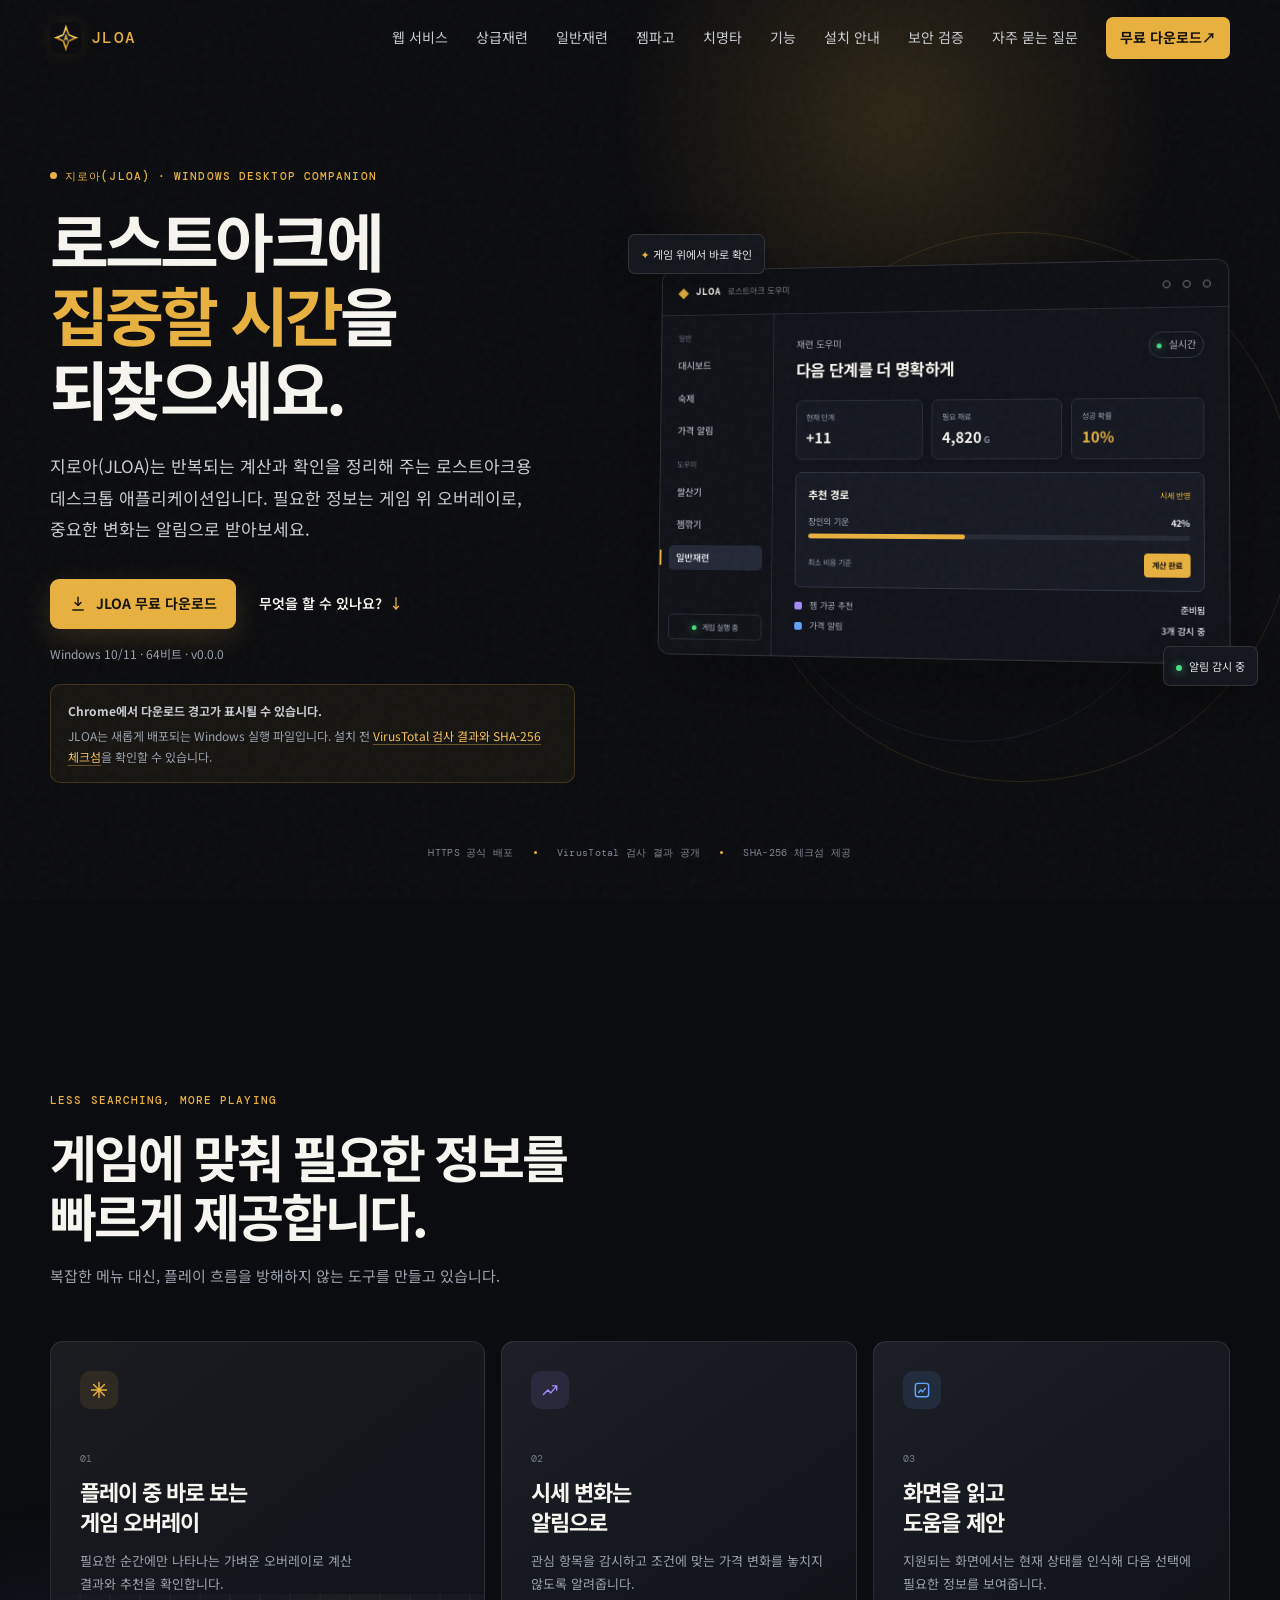
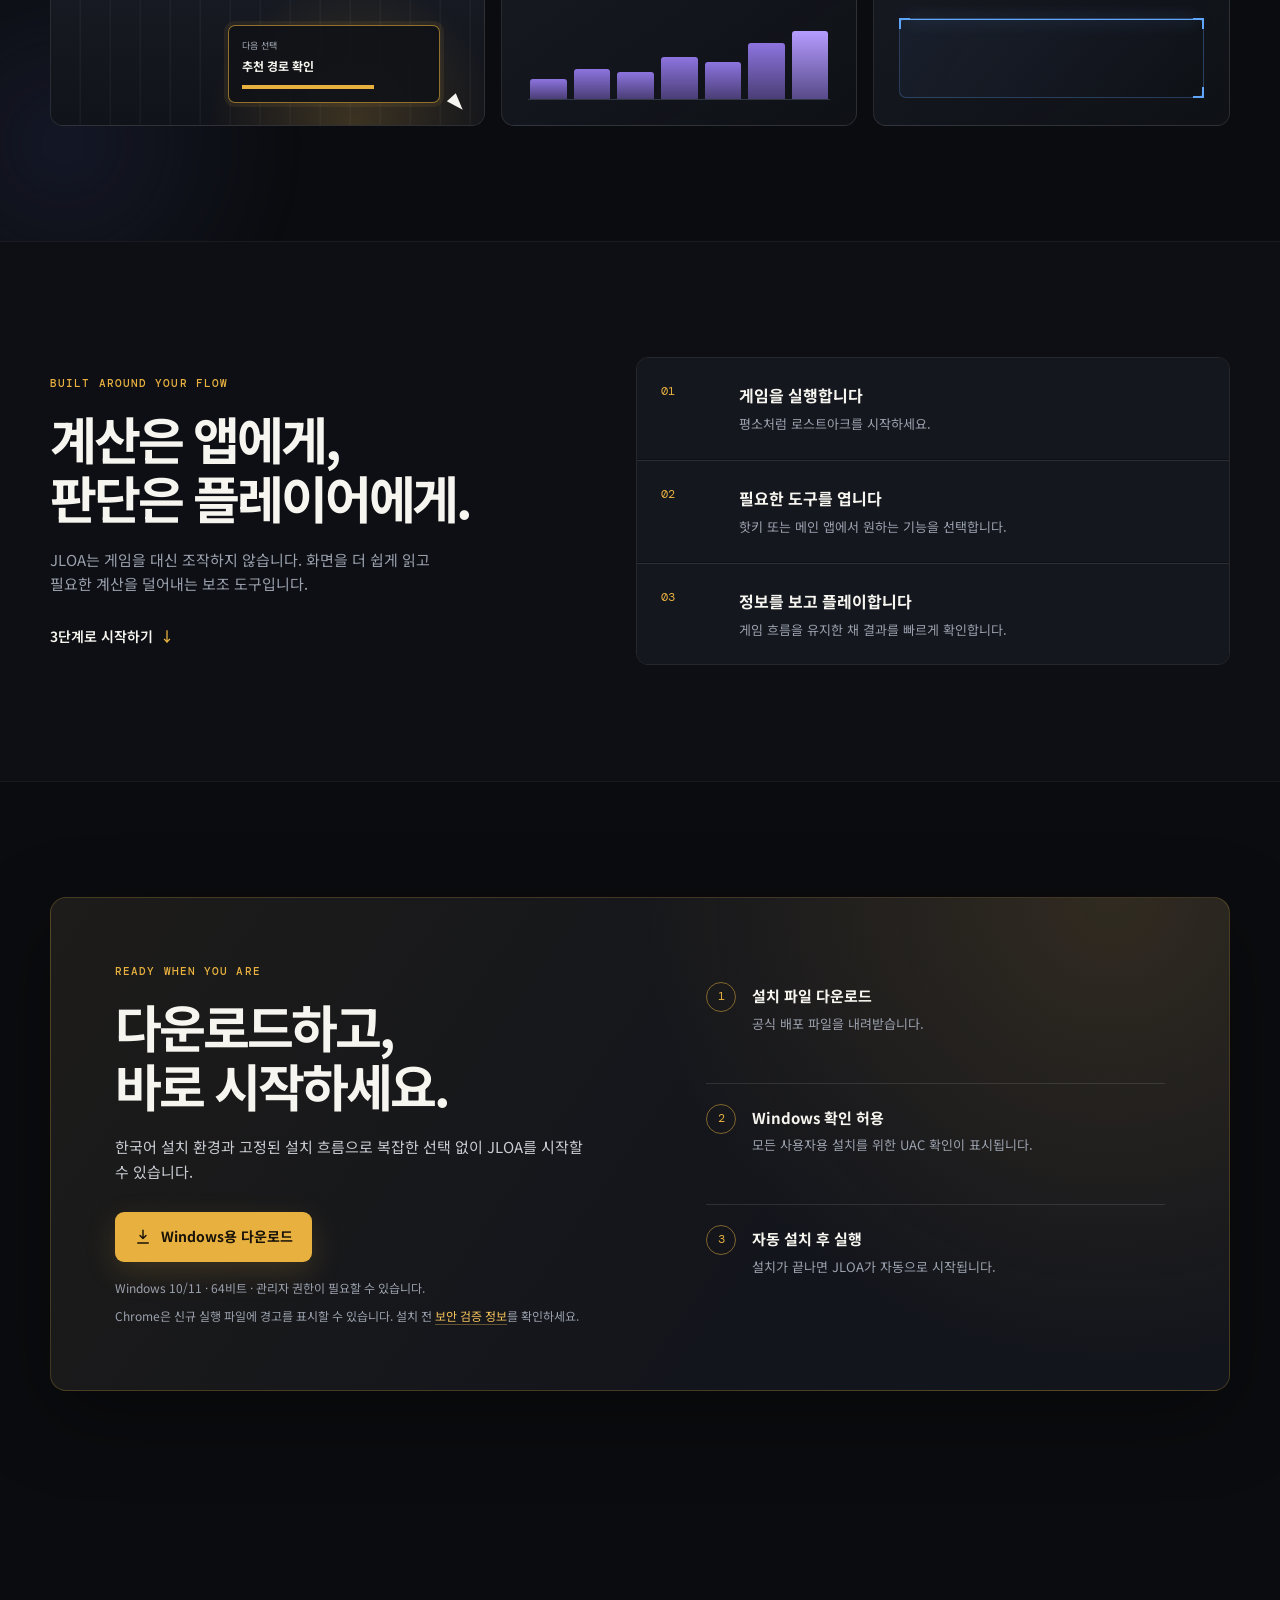
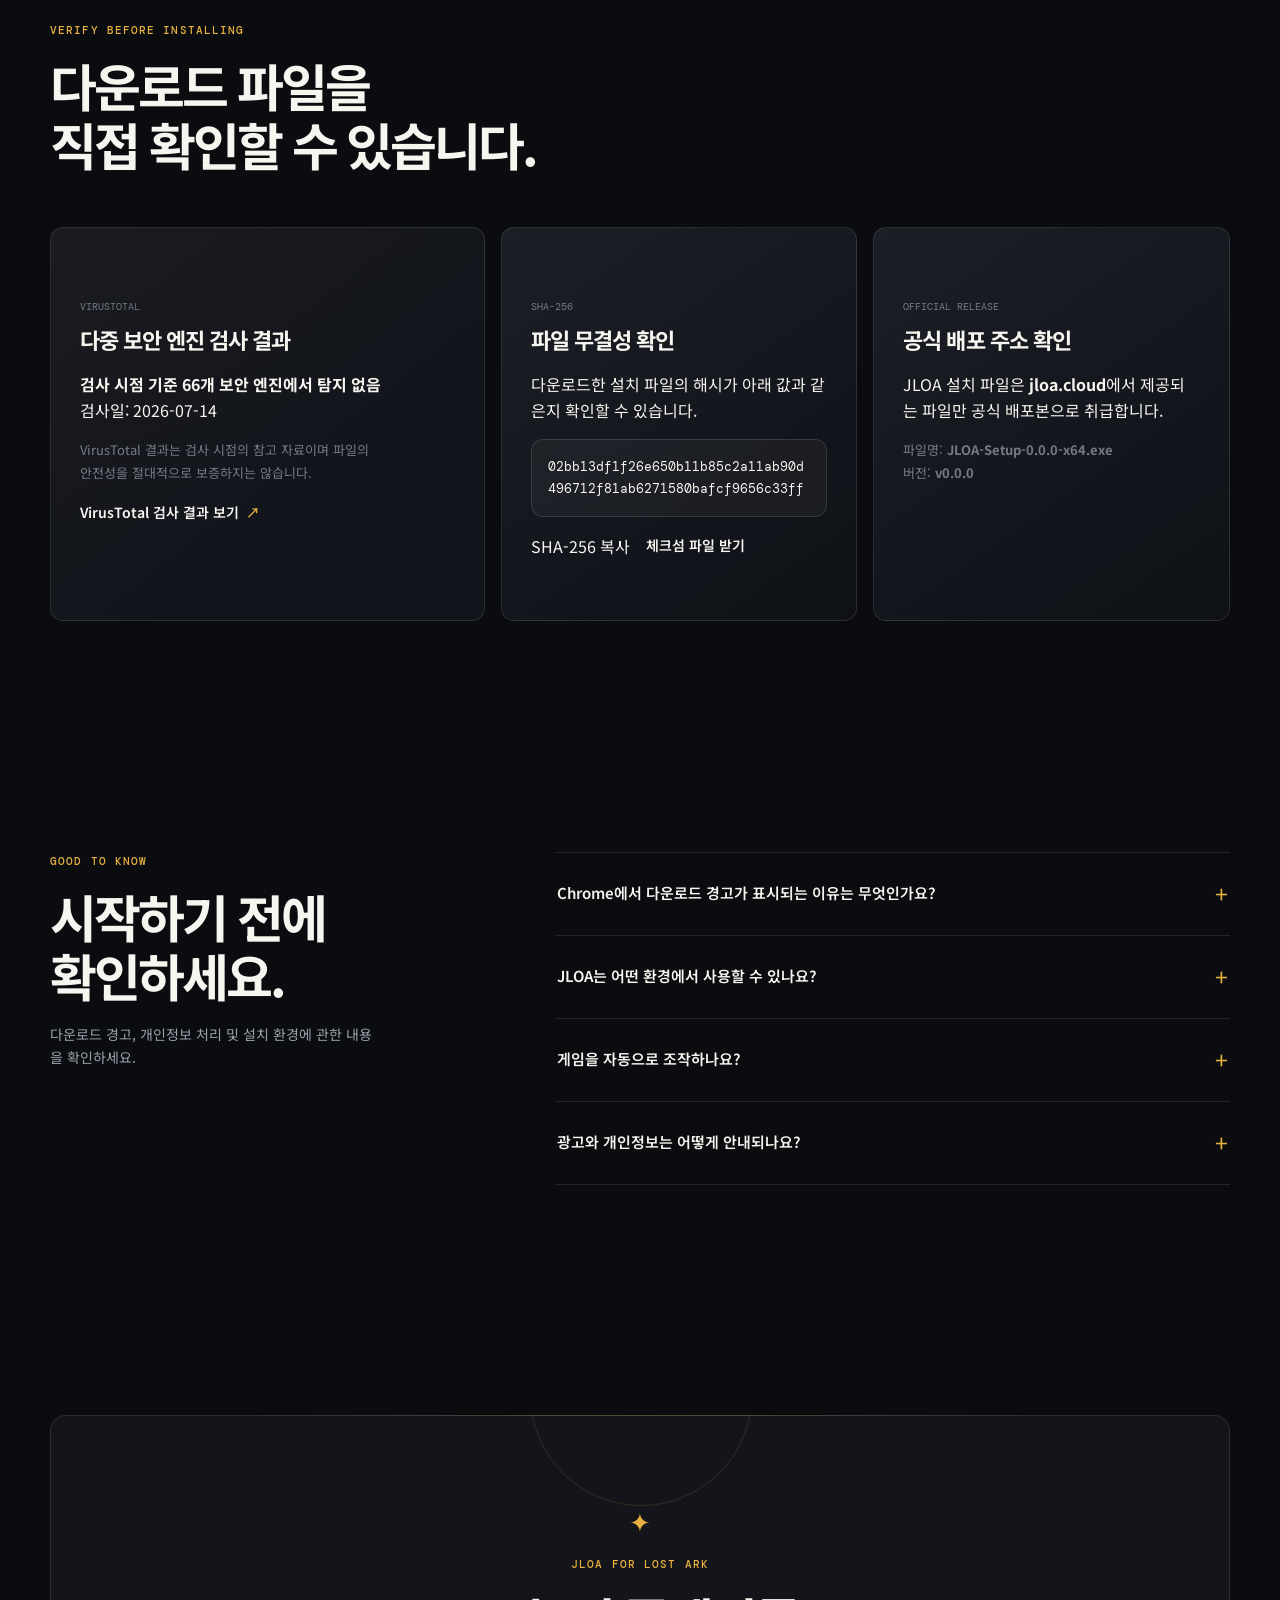
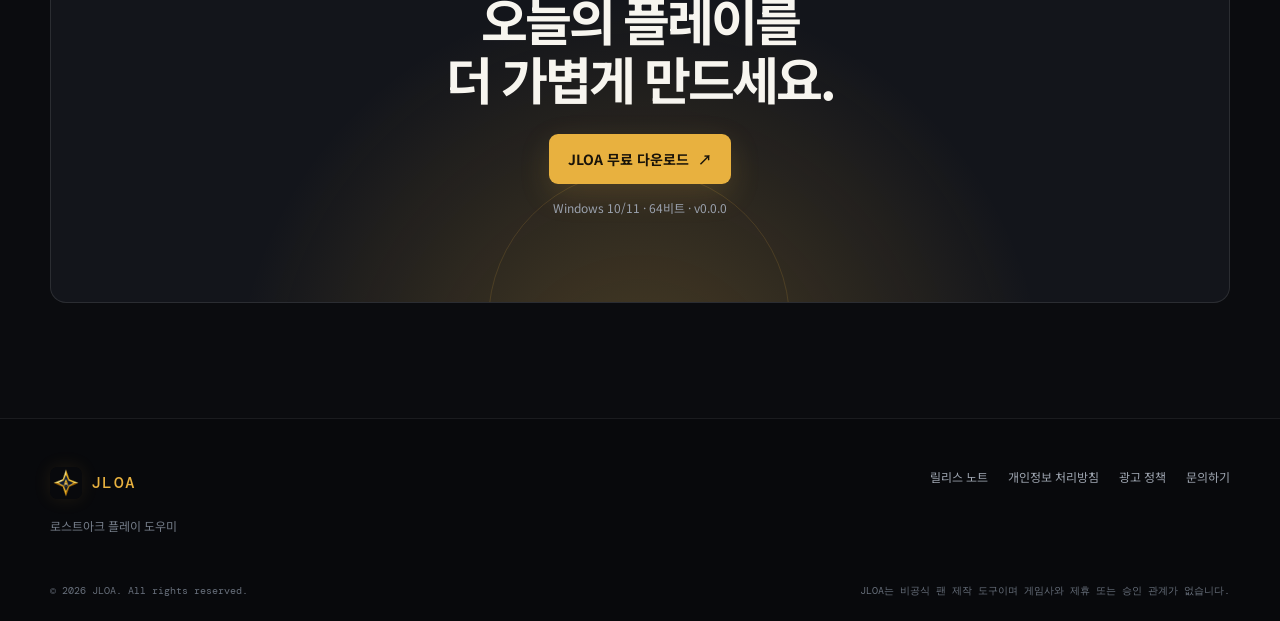
<file: desktop-app.html>
<!doctype html>
<html lang="ko">
  <head>
    <meta charset="UTF-8" />
    <meta name="viewport" content="width=device-width, initial-scale=1, viewport-fit=cover" />
    <meta name="theme-color" content="#0b0c0f" />
    <meta name="referrer" content="strict-origin-when-cross-origin" />
    <link rel="canonical" href="https://jloa.cloud/desktop-app.html" />
    <meta property="og:type" content="website" />
    <meta property="og:site_name" content="지로아" />
    <meta property="og:title" content="JLOA 데스크톱 앱 — 로스트아크 플레이 도우미" />
    <meta
      property="og:description"
      content="반복되는 계산과 확인을 정리해 주는 Windows용 로스트아크 데스크톱 애플리케이션"
    />
    <meta property="og:url" content="https://jloa.cloud/desktop-app.html" />
    <meta property="og:image" content="https://jloa.cloud/jloa-icon.png" />
    <meta property="og:image:alt" content="JLOA 로고" />
    <link rel="icon" type="image/png" href="/jloa-icon.png" />
    <meta
      name="description"
      content="지로아(JLOA)는 로스트아크 플레이를 더 편하게 만드는 Windows 데스크톱 애플리케이션입니다."
    />
    <title>JLOA 데스크톱 앱 — 로스트아크 플레이 도우미</title>
    <script type="application/ld+json">
    {
      "@context": "https://schema.org",
      "@type": "SoftwareApplication",
      "name": "JLOA",
      "alternateName": "지로아",
      "applicationCategory": "GameApplication",
      "operatingSystem": "Windows 10, Windows 11",
      "url": "https://jloa.cloud/desktop-app.html"
    }
    </script>
    <link rel="preconnect" href="https://fonts.googleapis.com" />
    <link rel="preconnect" href="https://fonts.gstatic.com" crossorigin />
    <link
      href="https://fonts.googleapis.com/css2?family=DM+Mono:wght@400;500&family=Noto+Sans+KR:wght@400;500;600;700;800&display=swap"
      rel="stylesheet"
    />
    <link rel="stylesheet" href="/styles.css" />
    <link rel="stylesheet" href="/responsive.css?v=20260714-0644" />
    <style>
      .security-hash {
        display: block;
        margin: 1rem 0;
        padding: 1rem;
        overflow-wrap: anywhere;
        border: 1px solid rgba(255, 255, 255, 0.12);
        border-radius: 12px;
        background: rgba(255, 255, 255, 0.04);
        font-family: "DM Mono", monospace;
        font-size: 0.82rem;
        line-height: 1.65;
      }

      .security-actions {
        display: flex;
        flex-wrap: wrap;
        align-items: center;
        gap: 0.75rem 1rem;
        margin-top: 1rem;
      }

      button.text-link {
        padding: 0;
        border: 0;
        background: transparent;
        color: inherit;
        font: inherit;
        cursor: pointer;
      }

      .security-note,
      .copy-status {
        font-size: 0.86rem;
        line-height: 1.7;
        opacity: 0.72;
      }

      .copy-status {
        min-height: 1.5em;
        margin-top: 0.5rem;
      }
    </style>
  </head>
  <body>
    <a class="skip-link" href="#main">본문으로 건너뛰기</a>

    <div class="page-glow page-glow--one" aria-hidden="true"></div>
    <div class="page-glow page-glow--two" aria-hidden="true"></div>
    <div class="grain" aria-hidden="true"></div>

    <header class="site-header" data-header>
      <div class="container header-inner">
        <a class="brand" href="/" aria-label="JLOA 웹 메인">
          <img class="brand-logo" src="/jloa-icon.png" alt="" width="32" height="32" />
          <span>JLOA</span>
        </a>

        <button class="menu-toggle" type="button" aria-expanded="false" aria-controls="site-nav" data-menu-toggle>
          <span class="sr-only">메뉴 열기</span>
          <span></span><span></span>
        </button>

        <nav id="site-nav" class="site-nav" aria-label="주요 메뉴" data-nav>
          <a href="/">웹 서비스</a>
          <a href="/refine-advanced.html">상급재련</a>
          <a href="/refine-normal.html">일반재련</a>
          <a href="/gem.html">젬파고</a>
          <a href="/crit.html">치명타</a>
          <a href="#features">기능</a>
          <a href="#install">설치 안내</a>
          <a href="#security">보안 검증</a>
          <a href="#faq">자주 묻는 질문</a>
          <a class="nav-download" href="#download" data-download-link>무료 다운로드 <span aria-hidden="true">↗</span></a>
        </nav>
      </div>
    </header>

    <main id="main">
      <section id="top" class="hero section">
        <div class="container hero-layout">
          <div class="hero-copy reveal">
            <p class="eyebrow"><span class="pulse-dot"></span> 지로아(JLOA) · WINDOWS DESKTOP COMPANION</p>
            <h1>로스트아크에<br /><em>집중할 시간</em>을 <br>되찾으세요.</h1>
            <p class="hero-description">
              지로아(JLOA)는 반복되는 계산과 확인을 정리해 주는 로스트아크용 데스크톱 애플리케이션입니다.
              필요한 정보는 게임 위 오버레이로, 중요한 변화는 알림으로 받아보세요.
            </p>
            <div id="download" class="hero-actions">
              <a class="button button--primary" href="#" data-download-link>
                <svg viewBox="0 0 24 24" aria-hidden="true"><path d="M12 3v11m0 0 4-4m-4 4-4-4M5 20h14" /></svg>
                JLOA 무료 다운로드
              </a>
              <a class="text-link" href="#features">무엇을 할 수 있나요? <span aria-hidden="true">↓</span></a>
            </div>
            <p class="download-meta" data-release-meta>Windows 10/11 · 64비트 · 설치 파일 준비 중</p>
            <aside class="download-warning" role="note">
              <strong>Chrome에서 다운로드 경고가 표시될 수 있습니다.</strong>
              JLOA는 새롭게 배포되는 Windows 실행 파일입니다. 설치 전
              <a href="#security">VirusTotal 검사 결과와 SHA-256 체크섬</a>을 확인할 수 있습니다.
            </aside>
          </div>

          <div class="hero-visual reveal reveal--late" aria-label="JLOA 앱 미리보기">
            <div class="orbit orbit--one" aria-hidden="true"></div>
            <div class="orbit orbit--two" aria-hidden="true"></div>
            <div class="interface-window">
              <div class="window-topbar">
                <div class="window-brand">
                  <span class="mini-mark">◆</span>
                  <strong>JLOA</strong>
                  <small>로스트아크 도우미</small>
                </div>
                <div class="window-controls" aria-hidden="true"><i></i><i></i><i></i></div>
              </div>
              <div class="window-body">
                <aside class="preview-sidebar" aria-hidden="true">
                  <span class="side-label">일반</span>
                  <b>대시보드</b>
                  <b>숙제</b>
                  <b>가격 알림</b>
                  <span class="side-label second">도우미</span>
                  <b>쌀산기</b>
                  <b>젬깎기</b>
                  <b class="active">일반재련</b>
                  <div class="game-online"><i></i> 게임 실행 중</div>
                </aside>
                <div class="preview-content">
                  <div class="preview-heading">
                    <div><span>재련 도우미</span><strong>다음 단계를 더 명확하게</strong></div>
                    <span class="status-chip"><i></i> 실시간</span>
                  </div>
                  <div class="preview-stats">
                    <div><span>현재 단계</span><strong>+11</strong></div>
                    <div><span>필요 재료</span><strong>4,820<small>G</small></strong></div>
                    <div><span>성공 확률</span><strong class="gold">10%</strong></div>
                  </div>
                  <div class="preview-card">
                    <div class="card-title"><span>추천 경로</span><small>시세 반영</small></div>
                    <div class="progress-row"><span>장인의 기운</span><b>42%</b></div>
                    <div class="progress"><i></i></div>
                    <div class="card-footer"><span>최소 비용 기준</span><button type="button">계산 완료</button></div>
                  </div>
                  <div class="preview-list">
                    <div><i class="list-icon purple"></i><span>젬 가공 추천</span><b>준비됨</b></div>
                    <div><i class="list-icon blue"></i><span>가격 알림</span><b>3개 감시 중</b></div>
                  </div>
                </div>
              </div>
            </div>
            <div class="floating-note note--one"><span>✦</span> 게임 위에서 바로 확인</div>
            <div class="floating-note note--two"><i></i> 알림 감시 중</div>
          </div>
        </div>
        <div class="container trust-row reveal">
          <span>HTTPS 공식 배포</span><i></i>
          <span>VirusTotal 검사 결과 공개</span><i></i>
          <span>SHA-256 체크섬 제공</span>
        </div>
      </section>

      <section id="features" class="section features-section">
        <div class="container">
          <div class="section-heading reveal">
            <p class="eyebrow">LESS SEARCHING, MORE PLAYING</p>
            <h2>게임에 맞춰 필요한 정보를<br />빠르게 제공합니다.</h2>
            <p>복잡한 메뉴 대신, 플레이 흐름을 방해하지 않는 도구를 만들고 있습니다.</p>
          </div>

          <div class="feature-grid">
            <article class="feature-card feature-card--large reveal">
              <div class="feature-icon icon-gold"><svg viewBox="0 0 24 24" aria-hidden="true"><path d="M12 3v18M3 12h18M5.5 5.5l13 13m0-13-13 13" /></svg></div>
              <p class="feature-number">01</p>
              <h3>플레이 중 바로 보는<br />게임 오버레이</h3>
              <p>필요한 순간에만 나타나는 가벼운 오버레이로 계산 결과와 추천을 확인합니다.</p>
              <div class="feature-graphic overlay-graphic" aria-hidden="true">
                <div class="overlay-box"><span>다음 선택</span><strong>추천 경로 확인</strong><i></i></div>
                <div class="cursor"></div>
              </div>
            </article>

            <article class="feature-card reveal reveal--late">
              <div class="feature-icon icon-violet"><svg viewBox="0 0 24 24" aria-hidden="true"><path d="M4 17.5 9.5 12 13 15.5 20 7M15 7h5v5" /></svg></div>
              <p class="feature-number">02</p>
              <h3>시세 변화는<br />알림으로</h3>
              <p>관심 항목을 감시하고 조건에 맞는 가격 변화를 놓치지 않도록 알려줍니다.</p>
              <div class="mini-chart" aria-hidden="true"><i></i><i></i><i></i><i></i><i></i><i></i><i></i></div>
            </article>

            <article class="feature-card feature-card--scan reveal reveal--later">
              <div class="feature-icon icon-blue"><svg viewBox="0 0 24 24" aria-hidden="true"><rect x="4" y="4" width="16" height="16" rx="3"/><path d="m8 15 2.5-3 2.2 2 3.3-4" /></svg></div>
              <p class="feature-number">03</p>
              <h3>화면을 읽고<br />도움을 제안</h3>
              <p>지원되는 화면에서는 현재 상태를 인식해 다음 선택에 필요한 정보를 보여줍니다.</p>
              <div class="scan-lines" aria-hidden="true"><span></span><span></span><span></span></div>
            </article>
          </div>
        </div>
      </section>

      <section class="section workflow-section">
        <div class="container workflow-layout">
          <div class="workflow-copy reveal">
            <p class="eyebrow">BUILT AROUND YOUR FLOW</p>
            <h2>계산은 앱에게,<br />판단은 플레이어에게.</h2>
            <p>JLOA는 게임을 대신 조작하지 않습니다. 화면을 더 쉽게 읽고 필요한 계산을 덜어내는 보조 도구입니다.</p>
            <a class="text-link" href="#install">3단계로 시작하기 <span aria-hidden="true">↓</span></a>
          </div>
          <ol class="workflow-list reveal reveal--late">
            <li><span>01</span><div><strong>게임을 실행합니다</strong><p>평소처럼 로스트아크를 시작하세요.</p></div></li>
            <li><span>02</span><div><strong>필요한 도구를 엽니다</strong><p>핫키 또는 메인 앱에서 원하는 기능을 선택합니다.</p></div></li>
            <li><span>03</span><div><strong>정보를 보고 플레이합니다</strong><p>게임 흐름을 유지한 채 결과를 빠르게 확인합니다.</p></div></li>
          </ol>
        </div>
      </section>

      <section id="install" class="section install-section">
        <div class="container install-panel reveal">
          <div class="install-copy">
            <p class="eyebrow">READY WHEN YOU ARE</p>
            <h2>다운로드하고,<br />바로 시작하세요.</h2>
            <p>한국어 설치 환경과 고정된 설치 흐름으로 복잡한 선택 없이 JLOA를 시작할 수 있습니다.</p>
            <a class="button button--primary" href="#" data-download-link>
              <svg viewBox="0 0 24 24" aria-hidden="true"><path d="M12 3v11m0 0 4-4m-4 4-4-4M5 20h14" /></svg>
              Windows용 다운로드
            </a>
            <p class="install-fineprint">
              Windows 10/11 · 64비트 · 관리자 권한이 필요할 수 있습니다.
              <span>
                Chrome은 신규 실행 파일에 경고를 표시할 수 있습니다.
                설치 전 <a href="#security">보안 검증 정보</a>를 확인하세요.
              </span>
            </p>
          </div>
          <ol class="install-steps">
            <li><span>1</span><div><strong>설치 파일 다운로드</strong><p>공식 배포 파일을 내려받습니다.</p></div></li>
            <li><span>2</span><div><strong>Windows 확인 허용</strong><p>모든 사용자용 설치를 위한 UAC 확인이 표시됩니다.</p></div></li>
            <li><span>3</span><div><strong>자동 설치 후 실행</strong><p>설치가 끝나면 JLOA가 자동으로 시작됩니다.</p></div></li>
          </ol>
        </div>
      </section>


      <section id="security" class="section features-section">
        <div class="container">
          <div class="section-heading reveal">
            <p class="eyebrow">VERIFY BEFORE INSTALLING</p>
            <h2>다운로드 파일을<br />직접 확인할 수 있습니다.</h2>
          </div>

          <div class="feature-grid">
            <article class="feature-card feature-card--large reveal">
              <p class="feature-number">VIRUSTOTAL</p>
              <h3>다중 보안 엔진 검사 결과</h3>
              <p>
                <strong data-scan-summary>검사 결과 불러오는 중</strong><br />
                <span data-scan-date></span>
              </p>
              <p class="security-note">
                VirusTotal 결과는 검사 시점의 참고 자료이며 파일의 안전성을 절대적으로 보증하지는 않습니다.
              </p>
              <div class="security-actions">
                <a
                  class="text-link"
                  href="#"
                  target="_blank"
                  rel="noopener noreferrer"
                  data-virustotal-link
                >
                  VirusTotal 검사 결과 보기 <span aria-hidden="true">↗</span>
                </a>
              </div>
            </article>

            <article class="feature-card reveal reveal--late">
              <p class="feature-number">SHA-256</p>
              <h3>파일 무결성 확인</h3>
              <p>다운로드한 설치 파일의 해시가 아래 값과 같은지 확인할 수 있습니다.</p>
              <code class="security-hash" data-sha256>불러오는 중</code>
              <div class="security-actions">
                <button class="text-link" type="button" data-copy-sha256>
                  SHA-256 복사
                </button>
                <a class="text-link" href="#" download data-checksum-link>
                  체크섬 파일 받기
                </a>
              </div>
              <p class="copy-status" aria-live="polite" data-copy-status></p>
            </article>

            <article class="feature-card reveal reveal--later">
              <p class="feature-number">OFFICIAL RELEASE</p>
              <h3>공식 배포 주소 확인</h3>
              <p>
                JLOA 설치 파일은 <strong>jloa.cloud</strong>에서 제공되는 파일만 공식 배포본으로 취급합니다.
              </p>
              <p class="security-note">
                파일명: <strong data-file-name>불러오는 중</strong><br />
                버전: <strong data-version>불러오는 중</strong>
              </p>
            </article>
          </div>
        </div>
      </section>

      <section id="faq" class="section faq-section">
        <div class="container faq-layout">
          <div class="faq-intro reveal">
            <p class="eyebrow">GOOD TO KNOW</p>
            <h2>시작하기 전에<br />확인하세요.</h2>
            <p>다운로드 경고, 개인정보 처리 및 설치 환경에 관한 내용을 확인하세요.</p>
          </div>
          <div class="faq-list reveal reveal--late">
            <details>
              <summary>Chrome에서 다운로드 경고가 표시되는 이유는 무엇인가요?<span aria-hidden="true">+</span></summary>
              <p>
                JLOA는 새롭게 배포되는 Windows 실행 파일이므로 다운로드 평판이 충분히 쌓이기 전에는
                Chrome에서 “일반적으로 다운로드하지 않는 파일”이라는 경고가 표시될 수 있습니다.
                설치 전 주소가 jloa.cloud인지 확인하고, 위의 VirusTotal 결과와 SHA-256을 함께 확인해 주세요.
              </p>
            </details>
            <details>
              <summary>JLOA는 어떤 환경에서 사용할 수 있나요?<span aria-hidden="true">+</span></summary>
              <p>Windows 10 또는 Windows 11 64비트 환경을 기준으로 제공합니다. 게임 오버레이는 창 모드 또는 테두리 없는 창 모드에서 더 안정적으로 사용할 수 있습니다.</p>
            </details>
            <details>
              <summary>게임을 자동으로 조작하나요?<span aria-hidden="true">+</span></summary>
              <p>아니요. JLOA는 정보 확인, 계산, 알림을 돕는 보조 도구이며 게임 내 행동을 자동으로 실행하지 않습니다.</p>
            </details>
            <details>
              <summary>광고와 개인정보는 어떻게 안내되나요?<span aria-hidden="true">+</span></summary>
              <p>현재 배포본에 적용되는 개인정보 처리 및 광고 운영 방식은 개인정보 처리방침과 광고 정책에서 확인할 수 있습니다. 기능이 변경되면 해당 문서도 함께 갱신합니다.</p>
            </details>
          </div>
        </div>
      </section>

      <section class="section final-cta-section">
        <div class="container final-cta reveal">
          <div class="final-mark" aria-hidden="true">✦</div>
          <p class="eyebrow">JLOA FOR LOST ARK</p>
          <h2>오늘의 플레이를<br />더 가볍게 만드세요.</h2>
          <a class="button button--primary" href="#" data-download-link>
            JLOA 무료 다운로드 <span aria-hidden="true">↗</span>
          </a>
          <p data-release-meta>Windows 10/11 · 64비트</p>
        </div>
      </section>
    </main>

    <footer class="site-footer">
      <div class="container footer-inner">
        <div><a class="brand" href="/"><img class="brand-logo" src="/jloa-icon.png" alt="" width="32" height="32" /><span>JLOA</span></a><p>로스트아크 플레이 도우미</p></div>
        <div class="footer-links">
          <a href="#" data-release-link>릴리스 노트</a>
          <a href="#" data-privacy-link>개인정보 처리방침</a>
          <a href="#" data-ad-policy-link>광고 정책</a>
          <a
            href="https://open.kakao.com/o/sCe2zYDi"
            target="_blank"
            rel="noopener noreferrer"
          >
            문의하기
          </a>
        </div>
      </div>
      <div class="container footer-bottom">
        <span>© <span data-year></span> JLOA. All rights reserved.</span>
        <span>JLOA는 비공식 팬 제작 도구이며 게임사와 제휴 또는 승인 관계가 없습니다.</span>
      </div>
    </footer>

    <noscript><p class="noscript">다운로드 링크를 사용하려면 JavaScript를 켜 주세요.</p></noscript>
    <script src="/app.js"></script>
  </body>
</html>
</file>
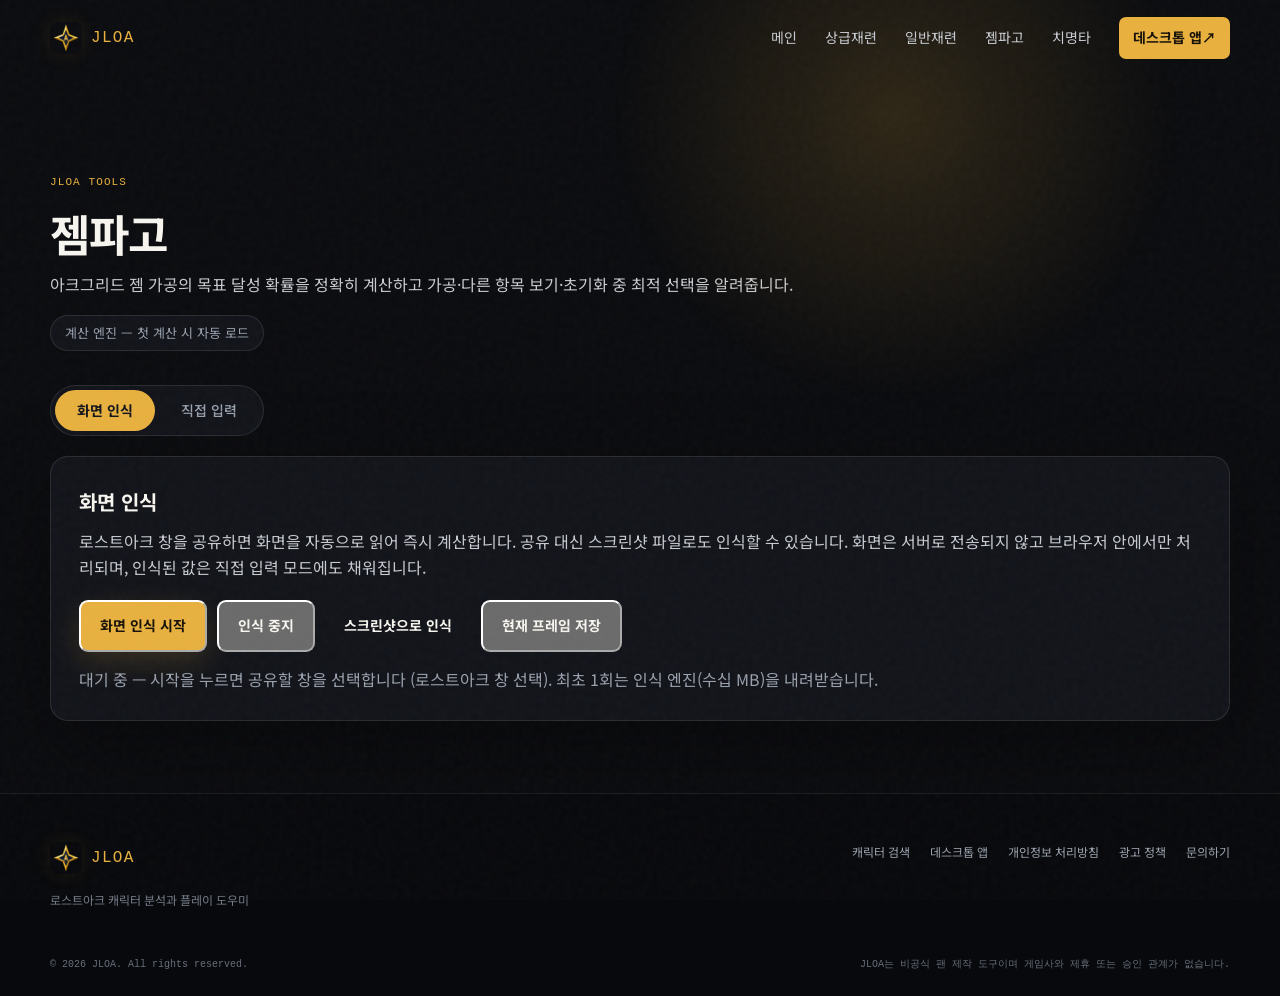
<file: gem.html>
<!doctype html>
<html lang="ko">
  <head>
    <meta charset="utf-8" />
    <meta name="viewport" content="width=device-width, initial-scale=1" />
    <title>젬파고 — 젬 가공 도우미 — JLOA</title>
    <meta name="description" content="로스트아크 아크그리드 젬 가공 확률 계산기. 가공·보기·초기화 최적 선택 추천." />
    <link rel="canonical" href="https://jloa.cloud/gem.html" />
    <meta property="og:title" content="젬파고 — 젬 가공 도우미 — JLOA" />
    <meta property="og:description" content="로스트아크 아크그리드 젬 가공 확률 계산기. 가공·보기·초기화 최적 선택 추천." />
    <link rel="icon" type="image/png" href="/jloa-icon.png" />
    <link rel="preconnect" href="https://fonts.googleapis.com" />
    <link rel="preconnect" href="https://fonts.gstatic.com" crossorigin />
    <link
      href="https://fonts.googleapis.com/css2?family=Noto+Sans+KR:wght@400;500;700;900&display=swap"
      rel="stylesheet"
    />
    <link rel="preconnect" href="https://cdn.jsdelivr.net" crossorigin />
    <link rel="stylesheet" href="/styles.css" />
    <link rel="stylesheet" href="/responsive.css?v=20260717-tools" />
    <link rel="stylesheet" href="/tools.css?v=20260718-noglow" />
  </head>
  <body>
    <a class="skip-link" href="#main">본문으로 건너뛰기</a>
    <div class="page-glow page-glow--one" aria-hidden="true"></div>
    <div class="page-glow page-glow--two" aria-hidden="true"></div>
    <div class="grain" aria-hidden="true"></div>

    <header class="site-header" data-header>
      <div class="container header-inner">
        <a class="brand" href="/" aria-label="JLOA 메인">
          <img class="brand-logo" src="/jloa-icon.png" alt="" width="32" height="32" />
          <span>JLOA</span>
        </a>

        <button class="menu-toggle" type="button" aria-expanded="false" aria-controls="site-nav" data-menu-toggle>
          <span class="sr-only">메뉴 열기</span>
          <span></span><span></span>
        </button>

        <nav id="site-nav" class="site-nav" aria-label="주요 메뉴" data-nav>
          <a href="/">메인</a>
          <a href="/refine-advanced.html">상급재련</a>
          <a href="/refine-normal.html">일반재련</a>
          <a href="/gem.html" aria-current="page">젬파고</a>
          <a href="/crit.html">치명타</a>
          <a class="nav-download" href="/desktop-app.html">데스크톱 앱 <span aria-hidden="true">↗</span></a>
        </nav>
      </div>
    </header>

    <main id="main" class="tools-main">
      <div class="container">
        <header class="tool-head">
          <p class="eyebrow">JLOA TOOLS</p>
          <h1>젬파고</h1>
          <p class="tool-desc">아크그리드 젬 가공의 목표 달성 확률을 정확히 계산하고 가공·다른 항목 보기·초기화 중 최적 선택을 알려줍니다.</p>
          <div class="tool-badges">
            <span class="tool-badge" data-py-status>계산 엔진 — 첫 계산 시 자동 로드</span>
          </div>
        </header>

        <div class="tool-mode-toggle" role="tablist" aria-label="입력 방식">
          <button type="button" class="is-active" data-mode-btn="vision">화면 인식</button>
          <button type="button" data-mode-btn="manual">직접 입력</button>
        </div>

        <section class="tool-panel" data-mode-panel="vision">
          <h2>화면 인식</h2>
          <p>
            로스트아크 창을 공유하면 화면을 자동으로 읽어 즉시 계산합니다.
            공유 대신 스크린샷 파일로도 인식할 수 있습니다. 화면은 서버로 전송되지 않고
            브라우저 안에서만 처리되며, 인식된 값은 직접 입력 모드에도 채워집니다.
          </p>
          <div class="tool-actions">
            <button class="button button--primary" type="button" data-vision-start>화면 인식 시작</button>
            <button class="button" type="button" data-vision-stop hidden>인식 중지</button>
            <label class="button" style="cursor:pointer">스크린샷으로 인식<input type="file" accept="image/*" data-vision-file style="display:none" /></label>
            <button class="button" type="button" data-vision-save hidden>현재 프레임 저장</button>
          </div>
          <p data-vision-status style="margin:14px 0 0;color:var(--muted)">대기 중 — 시작을 누르면 공유할 창을 선택합니다 (로스트아크 창 선택). 최초 1회는 인식 엔진(수십 MB)을 내려받습니다.</p>
          <div class="vision-preview" data-vision-preview hidden>
            <canvas data-vision-canvas></canvas>
            <span class="vision-state" data-vision-state>대기</span>
          </div>
        </section>

        <section class="tool-panel" data-mode-panel="manual" hidden>
          <h2>젬 상태 입력</h2>
          <p>게임의 젬 가공 화면 값을 그대로 입력하세요. 제시된 항목 4개까지 입력하면 선택지별 확률도 계산합니다.</p>
          <div class="tool-grid">
            <div class="tool-field"><label for="g-grade">등급</label><select id="g-grade" data-f="grade"></select></div>
            <div class="tool-field"><label for="g-will">의지력 효율</label><select id="g-will" data-f="willpower"></select></div>
            <div class="tool-field"><label for="g-points">질서/혼돈 포인트</label><select id="g-points" data-f="points"></select></div>
            <div class="tool-field"><label for="g-e1">효과 1 레벨</label><select id="g-e1" data-f="effect1"></select></div>
            <div class="tool-field"><label for="g-e2">효과 2 레벨</label><select id="g-e2" data-f="effect2"></select></div>
            <div class="tool-field"><label for="g-att">남은 가공 횟수</label><select id="g-att" data-f="attempts"></select></div>
            <div class="tool-field"><label for="g-rr">남은 다른 항목 보기</label><select id="g-rr" data-f="rerolls"></select></div>
            <div class="tool-field"><label for="g-rs">남은 초기화</label><select id="g-rs" data-f="resets"></select></div>
            <div class="tool-field"><label for="g-target">기준 목표 (추천 판단)</label><select id="g-target" data-f="target"></select></div>
          </div>
          <p style="margin:20px 0 10px">제시된 항목 4개 (선택 입력)</p>
          <div class="tool-grid">
            <div class="tool-field"><label for="g-s0">제시 1</label><select id="g-s0" data-shown></select></div>
            <div class="tool-field"><label for="g-s1">제시 2</label><select id="g-s1" data-shown></select></div>
            <div class="tool-field"><label for="g-s2">제시 3</label><select id="g-s2" data-shown></select></div>
            <div class="tool-field"><label for="g-s3">제시 4</label><select id="g-s3" data-shown></select></div>
          </div>
          <div class="tool-actions">
            <button class="button button--primary" type="button" data-calc>확률 계산</button>
          </div>
        </section>

        <section class="tool-panel" data-result hidden></section>
      </div>
    </main>

    <footer class="site-footer">
      <div class="container footer-inner">
        <div>
          <a class="brand" href="/">
            <img class="brand-logo" src="/jloa-icon.png" alt="" width="32" height="32" />
            <span>JLOA</span>
          </a>
          <p>로스트아크 캐릭터 분석과 플레이 도우미</p>
        </div>
        <div class="footer-links">
          <a href="/">캐릭터 검색</a>
          <a href="/desktop-app.html">데스크톱 앱</a>
          <a href="#" data-privacy-link>개인정보 처리방침</a>
          <a href="#" data-ad-policy-link>광고 정책</a>
          <a href="#" data-support-link>문의하기</a>
        </div>
      </div>
      <div class="container footer-bottom">
        <span>© <span data-year></span> JLOA. All rights reserved.</span>
        <span>JLOA는 비공식 팬 제작 도구이며 게임사와 제휴 또는 승인 관계가 없습니다.</span>
      </div>
    </footer>

    <script src="/app.js"></script>
    <script src="/py-runtime.js?v=20260718-worker"></script>
    <script src="/capture.js?v=20260717-w3"></script>
    <script>
      const OPTIONS = {"normal": {"kinds": [{"value": "weapon", "label": "무기"}, {"value": "armor", "label": "방어구"}], "grades": {"weapon": [{"value": "t4_1590", "label": "1590 (전율)"}, {"value": "t4_1730", "label": "1730 (업화)"}], "armor": [{"value": "t4_1590", "label": "1590 (전율)"}, {"value": "t4_1730", "label": "1730 (업화)"}]}, "targets": {"weapon:t4_1590": [11, 12, 13, 14, 15, 16, 17, 18, 19, 20, 21, 22, 23, 24, 25], "weapon:t4_1730": [11, 12, 13, 14, 15, 16, 17, 18, 19, 20, 21, 22, 23, 24, 25], "armor:t4_1590": [11, 12, 13, 14, 15, 16, 17, 18, 19, 20, 21, 22, 23, 24, 25], "armor:t4_1730": [11, 12, 13, 14, 15, 16, 17, 18, 19, 20, 21, 22, 23, 24, 25]}}, "advanced": {"equips": [{"value": "weapon", "label": "무기"}, {"value": "armor", "label": "방어구"}], "bands": [{"value": "t4_0", "label": "0–10단계"}, {"value": "t4_1", "label": "10–20단계"}, {"value": "t4_2", "label": "20–30단계"}, {"value": "t4_3", "label": "30–40단계"}], "stacks": [0, 2, 4, 6], "max_exp": 1000}, "gem": {"grades": [{"value": "고급", "label": "고급", "attempts": 5, "rerolls": 0}, {"value": "희귀", "label": "희귀", "attempts": 7, "rerolls": 1}, {"value": "영웅", "label": "영웅", "attempts": 9, "rerolls": 2}], "targets": [{"index": 0, "label": "발사대 효율4·포인트5"}, {"index": 1, "label": "발사대 효율5·포인트5"}, {"index": 2, "label": "유효유물 (55 + 총합16+)"}, {"index": 3, "label": "유효고대 (55 + 총합19+)"}, {"index": 4, "label": "완젬 (총합20)"}], "default_target": 1, "stat_max": 5, "entries": [{"id": "willpower_p1", "label": "의지력 효율 +1"}, {"id": "willpower_p2", "label": "의지력 효율 +2"}, {"id": "willpower_p3", "label": "의지력 효율 +3"}, {"id": "willpower_p4", "label": "의지력 효율 +4"}, {"id": "willpower_m1", "label": "의지력 효율 -1"}, {"id": "points_p1", "label": "질서/혼돈 포인트 +1"}, {"id": "points_p2", "label": "질서/혼돈 포인트 +2"}, {"id": "points_p3", "label": "질서/혼돈 포인트 +3"}, {"id": "points_p4", "label": "질서/혼돈 포인트 +4"}, {"id": "points_m1", "label": "질서/혼돈 포인트 -1"}, {"id": "effect1_p1", "label": "첫번째 효과 +1"}, {"id": "effect1_p2", "label": "첫번째 효과 +2"}, {"id": "effect1_p3", "label": "첫번째 효과 +3"}, {"id": "effect1_p4", "label": "첫번째 효과 +4"}, {"id": "effect1_m1", "label": "첫번째 효과 -1"}, {"id": "effect2_p1", "label": "두번째 효과 +1"}, {"id": "effect2_p2", "label": "두번째 효과 +2"}, {"id": "effect2_p3", "label": "두번째 효과 +3"}, {"id": "effect2_p4", "label": "두번째 효과 +4"}, {"id": "effect2_m1", "label": "두번째 효과 -1"}, {"id": "change1", "label": "첫번째 효과 변경"}, {"id": "change2", "label": "두번째 효과 변경"}, {"id": "cost_up", "label": "가공 비용 +100%"}, {"id": "cost_down", "label": "가공 비용 -100%"}, {"id": "keep", "label": "가공 상태 유지"}, {"id": "reroll_p1", "label": "다른 항목 보기 +1회"}, {"id": "reroll_p2", "label": "다른 항목 보기 +2회"}]}};
      const fmtGold = (v) => (v == null || !isFinite(v)) ? "—" : Math.round(v).toLocaleString("ko-KR") + " G";
      const fmtPct = (v, d) => (v == null) ? "—" : (v * 100).toFixed(d == null ? 2 : d) + "%";
      const fill = (sel, items) => { sel.innerHTML = items.map((o) => `<option value="${o.value}">${o.label}</option>`).join(""); };
      const nums = (from, to) => { const out = []; for (let i = from; i <= to; i++) out.push({ value: i, label: String(i) }); return out; };
      const F = (name) => document.querySelector(`[data-f="${name}"]`);
      const resultEl = document.querySelector("[data-result]");
      function showResult(html) { resultEl.innerHTML = html; resultEl.hidden = false; }
      function showError(msg) { showResult(`<p style="color:#f87171">${msg}</p>`); }
      async function guarded(btn, fn) {
        btn.disabled = true;
        try { await fn(); }
        catch (err) { console.error(err); showError("계산에 실패했습니다: " + (err && err.message ? err.message : err)); }
        finally { btn.disabled = false; }
      }
      const G = OPTIONS.gem;
      fill(F("grade"), G.grades.map((g) => ({ value: g.value, label: g.label })));
      ["willpower", "points", "effect1", "effect2"].forEach((k) => fill(F(k), nums(1, G.stat_max)));
      fill(F("attempts"), nums(0, 9));
      fill(F("rerolls"), nums(0, 9));
      fill(F("resets"), nums(0, 5));
      fill(F("target"), G.targets.map((t) => ({ value: t.index, label: t.label })));
      F("target").value = String(G.default_target);
      const shownSelects = Array.from(document.querySelectorAll("[data-shown]"));
      const entryOptions = [{ value: "", label: "미입력" }].concat(G.entries.map((e) => ({ value: e.id, label: e.label })));
      shownSelects.forEach((sel) => fill(sel, entryOptions));

      function applyGradeDefaults() {
        const g = G.grades.find((x) => x.value === F("grade").value);
        if (g) { F("attempts").value = String(g.attempts); F("rerolls").value = String(g.rerolls); }
      }
      F("grade").addEventListener("change", applyGradeDefaults);
      F("grade").value = G.grades[G.grades.length - 1].value;
      applyGradeDefaults();

      const RESULT_ACTIONS = { "가공": "가공 하기", "보기": "다른 항목 보기", "초기화": "초기화", "가공 완료": "가공 완료" };
      function gemDetailBody(t) {
        // 목표 하나의 근거 — 행동별 확률 + 제시별 확률 (펼쳤을 때만 보임)
        const rerollNote = t.reroll == null ? "불가"
          : fmtPct(t.reroll) + (t.reroll_worst != null ? ` <span style="color:var(--muted);font-weight:400">(최저 ${fmtPct(t.reroll_worst)} ~ 최고 ${fmtPct(t.reroll_best)})</span>` : "");
        const rows = [
          { key: "가공", label: "가공 하기 (지금 제시 4개 중 랜덤 적용)", html: t.process == null ? "불가" : fmtPct(t.process) },
          { key: "다른 항목 보기", label: "다른 항목 보기 (제시 다시 뽑기, 기대값)", html: rerollNote },
          { key: "초기화", label: "초기화 (새 젬으로 재시작)", html: t.reset == null ? "불가" : fmtPct(t.reset) },
        ];
        let body = `<table class="tool-table"><thead><tr><th>행동</th><th class="num">달성 확률</th></tr></thead><tbody>` +
          rows.map((r) => `<tr${t.action === r.key ? ' style="color:var(--gold-bright);font-weight:700"' : ""}>` +
            `<td>${r.label}</td><td class="num">${r.html}</td></tr>`).join("") +
          `</tbody></table>`;
        if (t.per_choice && t.per_choice.length) {
          const best = Math.max.apply(null, t.per_choice.map((c) => c.probability));
          body += `<table class="tool-table" style="margin-top:10px"><thead><tr><th>제시 항목</th><th class="num">적용 시 확률</th></tr></thead><tbody>` +
            t.per_choice.map((c) => `<tr${c.probability === best ? ' style="color:var(--gold-bright)"' : ""}><td>${c.label}</td><td class="num">${fmtPct(c.probability)}</td></tr>`).join("") +
            `</tbody></table>`;
        }
        return body;
      }
      function gemOpenSet() {
        // 재렌더 직전 현재 펼침 상태 — 인식 폴링이 다시 그려도 사용자가 연 행을 유지
        const els = resultEl.querySelectorAll(".gem-target");
        if (!els.length) return null;
        const open = new Set();
        els.forEach((el) => { if (el.open) open.add(Number(el.dataset.gemI)); });
        return open;
      }
      function renderGem(res) {
        const rec = res.recommend;
        const openSet = gemOpenSet() || new Set([Number(F("target").value)]);
        let html = `<div class="tool-result-highlight"><span>추천 행동</span><strong>${RESULT_ACTIONS[rec.action] || rec.action}</strong>` +
          `<span>기준 목표 ${res.target_label} · 달성 확률 ${fmtPct(rec.this_gem)}</span></div>`;
        // 목표 5종 전부 같은 방식으로 계산 — 근거는 행을 눌러 펼친다
        html += res.targets.map((t, i) => {
          const badge = t.satisfied ? "달성 ✓" : fmtPct(t.probability);
          const act = t.satisfied ? "가공 완료" : (RESULT_ACTIONS[t.action] || t.action || "—");
          return `<details class="gem-target" data-gem-i="${i}"${openSet.has(i) ? " open" : ""}>` +
            `<summary><span class="gem-target-label">${t.label}</span>` +
            `<b>${badge}</b><em>${act}</em></summary>` +
            `<div class="gem-target-body">${gemDetailBody(t)}</div></details>`;
        }).join("");
        html += `<p style="margin:12px 0 0;color:var(--muted)">모든 확률은 지금 이 젬의 스탯·남은 횟수·제시된 4개 기준입니다. 목표를 누르면 왜 그 행동을 추천했는지(행동별 확률)가 보입니다.</p>`;
        showResult(html);
      }
      document.querySelector("[data-calc]").addEventListener("click", function () {
        guarded(this, async () => {
          const shown = shownSelects.map((s) => s.value).filter(Boolean);
          renderGem(await JloaPy.call("web_glue:gem_calc", {
            grade: F("grade").value,
            willpower: Number(F("willpower").value),
            points: Number(F("points").value),
            effect1: Number(F("effect1").value),
            effect2: Number(F("effect2").value),
            attempts: Number(F("attempts").value),
            rerolls: Number(F("rerolls").value),
            resets_left: Number(F("resets").value),
            target_index: Number(F("target").value),
            shown_ids: shown.length ? shown : null,
          }));
        });
      });
      const VISION_TARGET = "web_glue:vision_gem";
      async function visionArgs() {
        return { resets_left: Number(F("resets").value), target_index: Number(F("target").value) };
      }
      function applyVision(res) {
        if (res.grade) F("grade").value = res.grade;
        ["willpower", "points", "effect1", "effect2", "attempts", "rerolls"].forEach((k) => {
          if (res[k] != null) F(k).value = String(res[k]);
        });
        if (res.resets != null) F("resets").value = String(Math.min(res.resets, 5));
        (res.shown_ids || []).forEach((id, i) => { if (shownSelects[i]) shownSelects[i].value = id || ""; });
        if (res.result) renderGem(res.result);
      }
      // --- 화면 인식 (VISION_TARGET·visionArgs·applyVision 은 페이지별 정의) ---
      const visionStatusEl = document.querySelector("[data-vision-status]");
      const visionStartBtn = document.querySelector("[data-vision-start]");
      const visionStopBtn = document.querySelector("[data-vision-stop]");
      const setVisionStatus = (t) => { visionStatusEl.textContent = t; };
      // 미리보기 — 공유 화면을 그대로 보여주고 감지 상태·위치를 덧그린다 (loatto 스타일)
      const previewWrap = document.querySelector("[data-vision-preview]");
      const previewCanvas = document.querySelector("[data-vision-canvas]");
      const previewStateEl = document.querySelector("[data-vision-state]");
      async function paintPreview(img, res) {
        previewWrap.hidden = false;
        const scale = Math.min(1, 720 / img.width);
        const w = Math.round(img.width * scale);
        const h = Math.round(img.height * scale);
        previewCanvas.width = w; previewCanvas.height = h;
        const ctx = previewCanvas.getContext("2d");
        const bmp = await createImageBitmap(img);
        ctx.drawImage(bmp, 0, 0, w, h);
        if (bmp.close) bmp.close();
        const state = !res || !res.found ? "searching" : (res.complete ? "complete" : "reading");
        previewWrap.dataset.state = state;
        previewStateEl.textContent = state === "searching" ? "창 찾는 중"
          : state === "reading" ? "값 읽는 중" : "인식 완료";
        if (res && res.found) {
          ctx.lineWidth = 3;
          ctx.strokeStyle = res.complete ? "#4ade80" : "#e8b13f";
          if (res.box) {
            ctx.strokeRect(res.box[0] * scale, res.box[1] * scale,
              (res.box[2] - res.box[0]) * scale, (res.box[3] - res.box[1]) * scale);
          } else if (res.anchor) {
            const ax = res.anchor[0] * scale, ay = res.anchor[1] * scale;
            ctx.strokeRect(ax - 10, ay - 10, 140 * scale + 20, 30 * scale + 20);
          }
        }
      }
      // 마지막 판독 프레임 보관 — "현재 프레임 저장"으로 실패 프레임을 그대로 확보 (진단용)
      let lastFrame = null;
      const visionSaveBtn = document.querySelector("[data-vision-save]");
      visionSaveBtn.addEventListener("click", () => {
        if (!lastFrame) return;
        const c = document.createElement("canvas");
        c.width = lastFrame.width; c.height = lastFrame.height;
        c.getContext("2d").putImageData(lastFrame, 0, 0);
        c.toBlob((blob) => {
          const a = document.createElement("a");
          a.href = URL.createObjectURL(blob);
          a.download = "jloa-frame.png";
          a.click();
          URL.revokeObjectURL(a.href);
        }, "image/png");
      });
      let lastVisionKey = null;   // 같은 인식 결과면 재렌더하지 않는다 (펼침·스크롤 유지)
      async function visionFrame(img) {
        lastFrame = img;
        visionSaveBtn.hidden = false;
        const res = await JloaPy.callFrame(VISION_TARGET, img, await visionArgs());
        await paintPreview(img, res);
        if (!res.found) { lastVisionKey = null; setVisionStatus("화면에서 창을 찾는 중 — 게임에서 해당 창을 열어주세요."); return; }
        if (!res.complete) {
          lastVisionKey = null;
          const warn = res.warnings && res.warnings.length ? " (" + res.warnings.join(", ") + ")" : "";
          setVisionStatus("창 발견 — 값을 읽는 중입니다" + warn);
          return;
        }
        const key = JSON.stringify(res);
        if (key !== lastVisionKey) {
          lastVisionKey = key;
          applyVision(res);
        }
        setVisionStatus(res.error ? "인식 완료 — 계산 불가: " + res.error
          : "인식 완료 — 화면 값이 자동 반영되었습니다.");
      }
      visionStartBtn.addEventListener("click", function () {
        guarded(this, async () => {
          setVisionStatus("인식 엔진 준비 중… (최초 1회는 수십 MB)");
          await JloaPy.bootVision();
          const shareInfo = await JloaCapture.start(visionFrame, { intervalMs: 1200, onStop: () => {
            visionStartBtn.hidden = false; visionStopBtn.hidden = true;
            setVisionStatus("인식이 중지되었습니다.");
          } });
          visionStartBtn.hidden = true; visionStopBtn.hidden = false;
          const shareRes = shareInfo && shareInfo.width ? ` (공유 해상도 ${shareInfo.width}×${shareInfo.height})` : "";
          setVisionStatus("공유 시작 — 게임에서 해당 창을 열어주세요." + shareRes);
        });
      });
      visionStopBtn.addEventListener("click", () => JloaCapture.stop());
      document.querySelector("[data-vision-file]").addEventListener("change", async (e) => {
        const file = e.target.files && e.target.files[0];
        if (!file) return;
        try {
          setVisionStatus("스크린샷 인식 중… (최초 1회는 인식 엔진을 내려받습니다)");
          await JloaPy.bootVision();
          const bitmap = await createImageBitmap(file);
          const c = document.createElement("canvas");
          c.width = bitmap.width; c.height = bitmap.height;
          const ctx = c.getContext("2d");
          ctx.drawImage(bitmap, 0, 0);
          await visionFrame(ctx.getImageData(0, 0, c.width, c.height));
        } catch (err) {
          console.error(err);
          setVisionStatus("스크린샷 인식 실패: " + (err && err.message ? err.message : err));
        } finally {
          e.target.value = "";
        }
      });
      // --- 모드 토글 (화면 인식 / 직접 입력) ---
      const modeButtons = document.querySelectorAll("[data-mode-btn]");
      function setMode(mode) {
        modeButtons.forEach((b) => b.classList.toggle("is-active", b.dataset.modeBtn === mode));
        document.querySelectorAll("[data-mode-panel]").forEach((p) => {
          p.hidden = p.dataset.modePanel !== mode;
        });
        if (mode !== "vision" && JloaCapture.active()) JloaCapture.stop();
      }
      modeButtons.forEach((b) => b.addEventListener("click", () => setMode(b.dataset.modeBtn)));
    </script>
  </body>
</html>
</file>
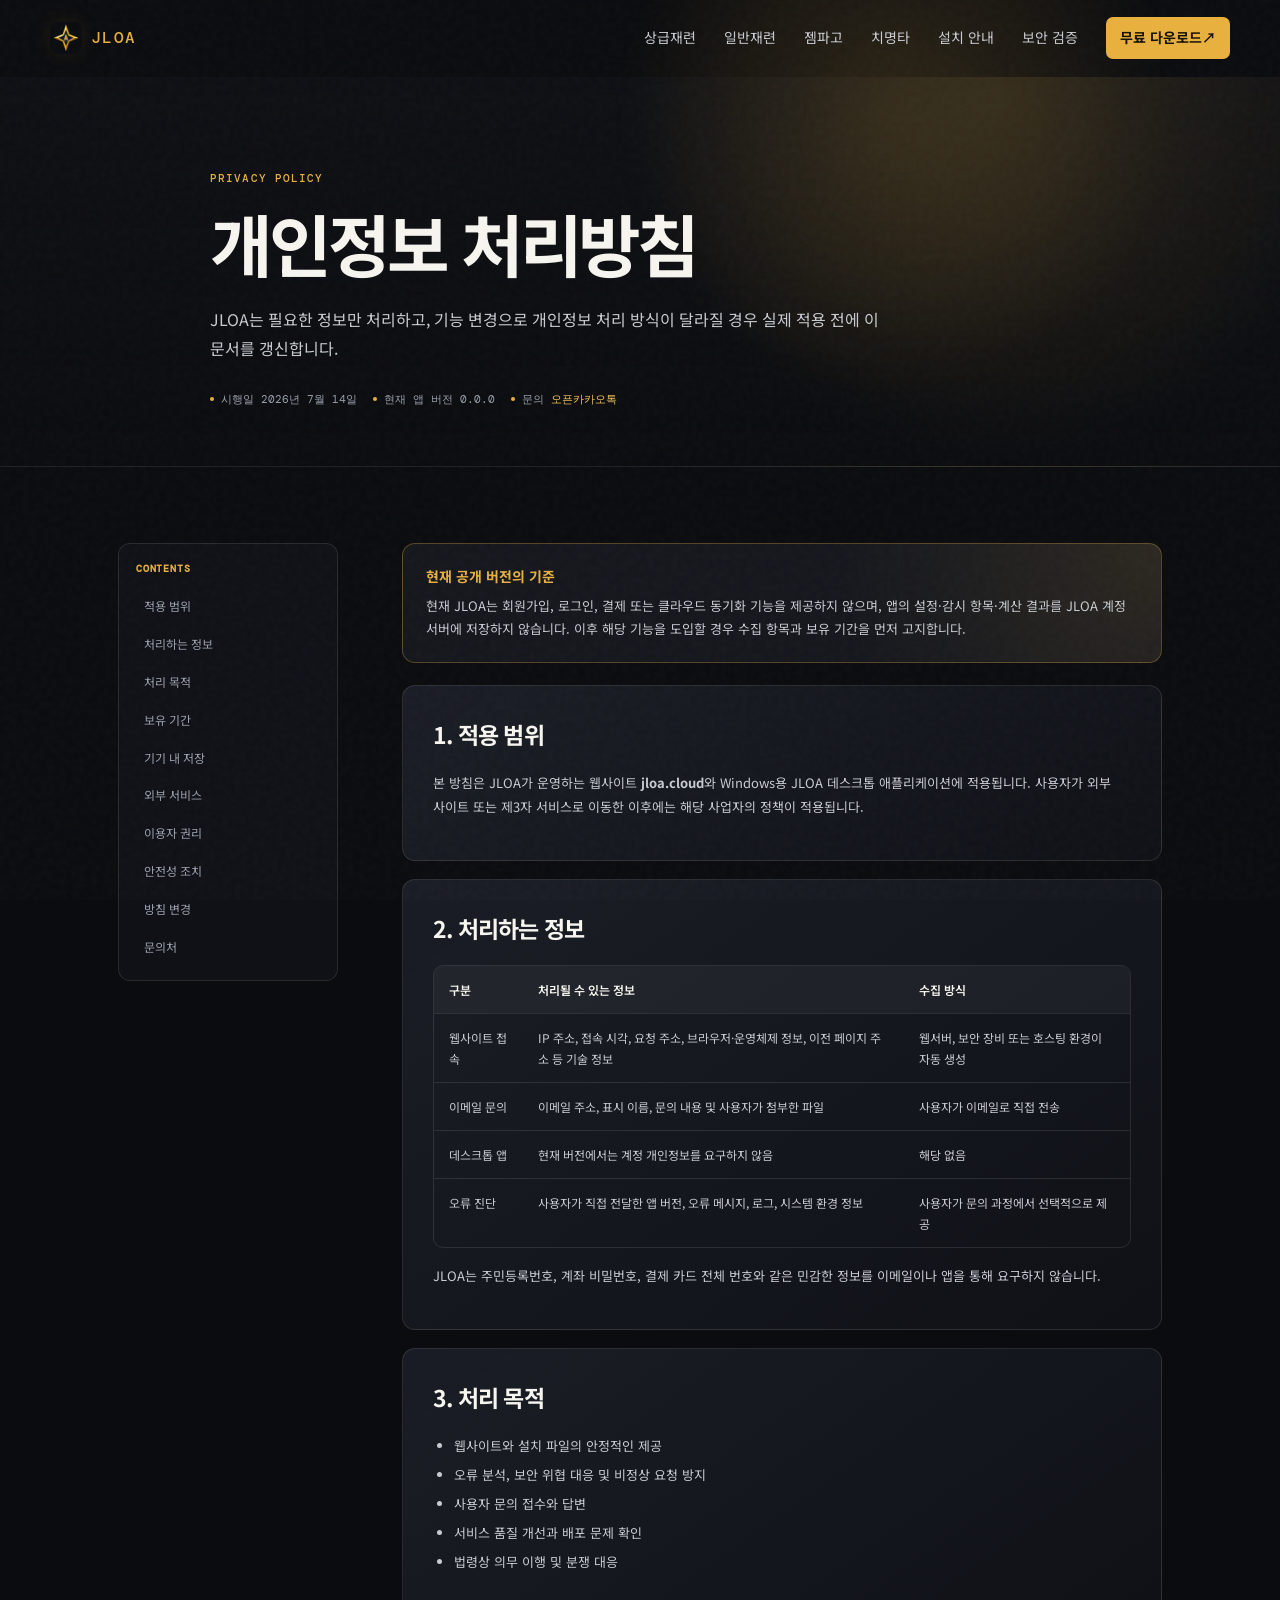
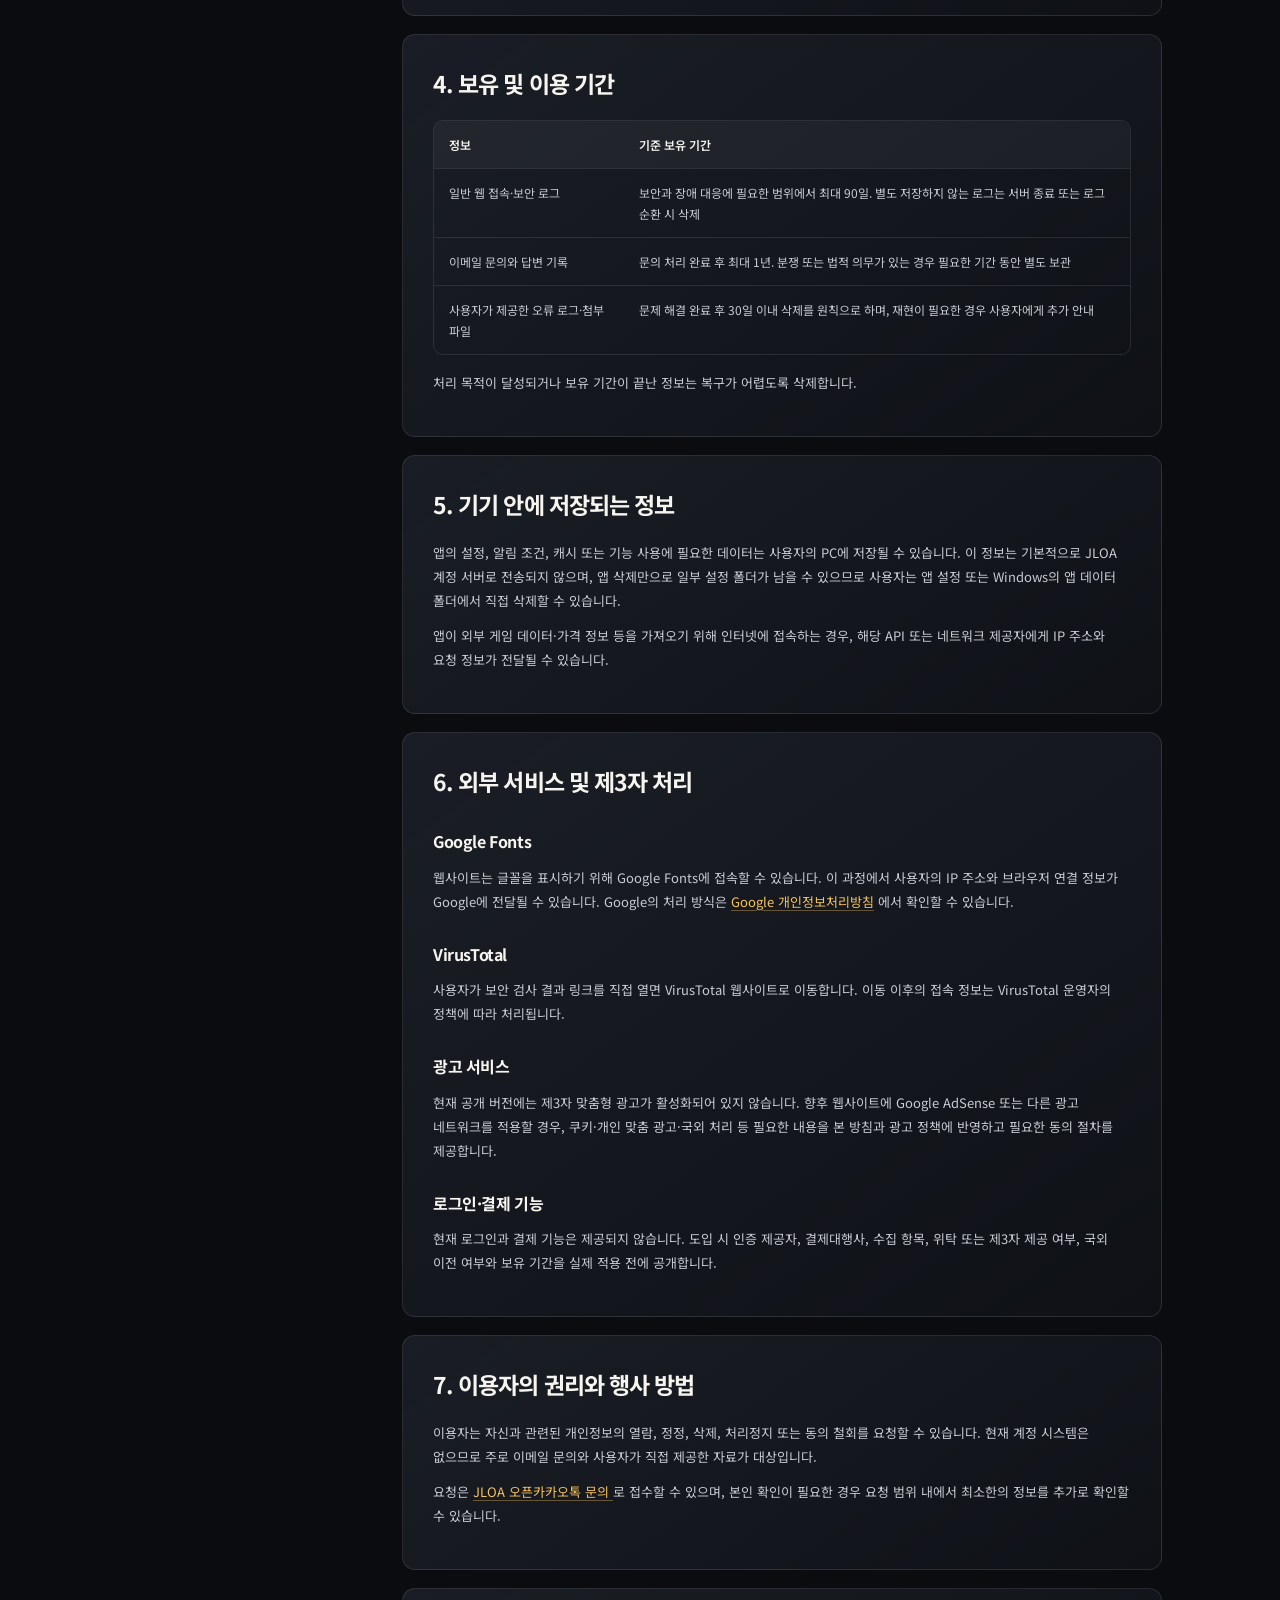
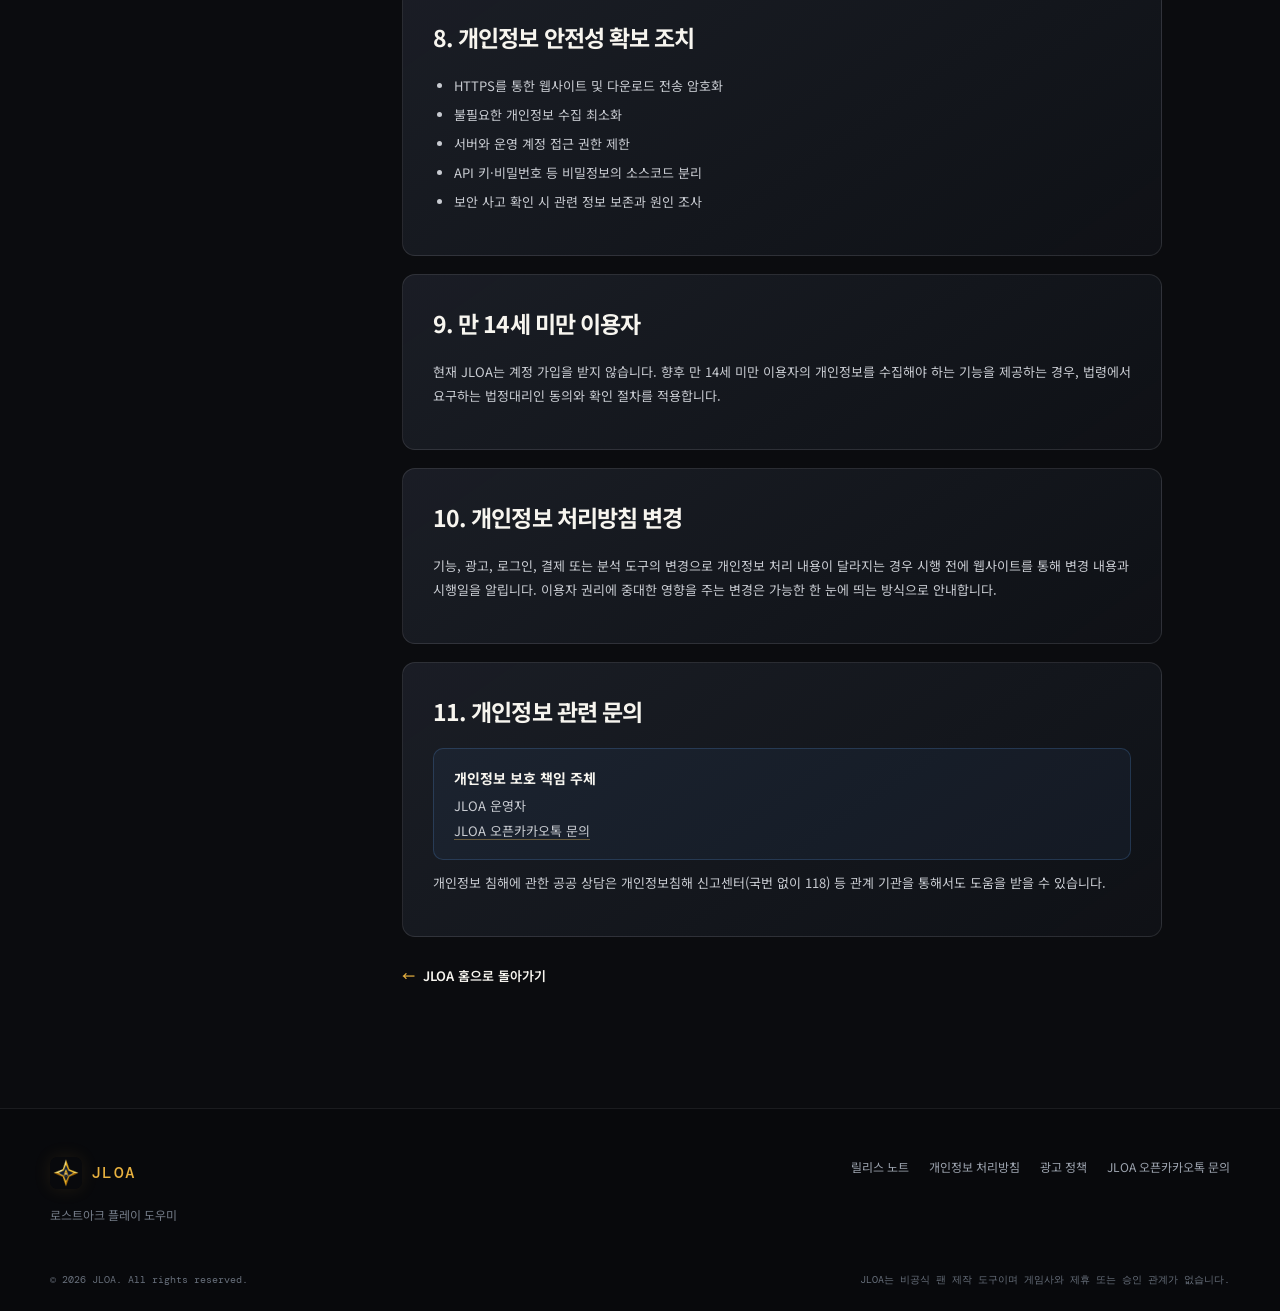
<file: privacy.html>
<!doctype html>
<html lang="ko">
  <head>
    <meta charset="UTF-8" />
    <meta name="viewport" content="width=device-width, initial-scale=1, viewport-fit=cover" />
    <meta name="theme-color" content="#0b0c0f" />
    <meta name="referrer" content="strict-origin-when-cross-origin" />
    <meta name="description" content="JLOA 웹사이트와 Windows 데스크톱 애플리케이션의 개인정보 처리 기준을 안내합니다." />
    <link rel="canonical" href="https://jloa.cloud/privacy" />
    <link rel="icon" type="image/png" href="/jloa-icon.png" />
    <title>개인정보 처리방침 — JLOA</title>
    <link rel="preconnect" href="https://fonts.googleapis.com" />
    <link rel="preconnect" href="https://fonts.gstatic.com" crossorigin />
    <link
      href="https://fonts.googleapis.com/css2?family=DM+Mono:wght@400;500&family=Noto+Sans+KR:wght@400;500;600;700;800&display=swap"
      rel="stylesheet"
    />
    <link rel="stylesheet" href="/styles.css" />
    <link rel="stylesheet" href="/legal.css" />
    <link rel="stylesheet" href="/responsive.css?v=20260714-0644" />
  </head>
  <body>

    <a class="skip-link" href="#main">본문으로 건너뛰기</a>
    <div class="page-glow page-glow--one" aria-hidden="true"></div>
    <div class="grain" aria-hidden="true"></div>

    <header class="site-header" data-header>
      <div class="container header-inner">
        <a class="brand" href="/" aria-label="JLOA 홈">
          <img class="brand-logo" src="/jloa-icon.png" alt="" width="32" height="32" />
          <span>JLOA</span>
        </a>

        <button class="menu-toggle" type="button" aria-expanded="false" aria-controls="site-nav" data-menu-toggle>
          <span class="sr-only">메뉴 열기</span>
          <span></span><span></span>
        </button>

        <nav id="site-nav" class="site-nav" aria-label="주요 메뉴" data-nav>
          <a href="/refine-advanced.html">상급재련</a>
          <a href="/refine-normal.html">일반재련</a>
          <a href="/gem.html">젬파고</a>
          <a href="/crit.html">치명타</a>
          <a href="/#install">설치 안내</a>
          <a href="/#security">보안 검증</a>
          <a class="nav-download" href="/#download" data-download-link>무료 다운로드 <span aria-hidden="true">↗</span></a>
        </nav>
      </div>
    </header>
    <main id="main" class="legal-main">
      <section class="legal-hero">
        <div class="container legal-hero__inner">
          <p class="eyebrow">PRIVACY POLICY</p>
          <h1>개인정보 처리방침</h1>
          <p class="legal-hero__lead">
            JLOA는 필요한 정보만 처리하고, 기능 변경으로 개인정보 처리 방식이 달라질 경우
            실제 적용 전에 이 문서를 갱신합니다.
          </p>
          <div class="legal-meta">
            <span>시행일 2026년 7월 14일</span>
            <span>현재 앱 버전 0.0.0</span>
            <span>문의 <a href="https://open.kakao.com/o/sCe2zYDi" target="_blank" rel="noopener noreferrer" data-support-link>오픈카카오톡</a></span>
          </div>
        </div>
      </section>

      <section class="legal-content">
        <div class="container legal-layout">
          <nav class="legal-toc" aria-label="개인정보 처리방침 목차">
            <strong>CONTENTS</strong>
            <a href="#scope">적용 범위</a>
            <a href="#items">처리하는 정보</a>
            <a href="#purpose">처리 목적</a>
            <a href="#retention">보유 기간</a>
            <a href="#local">기기 내 저장</a>
            <a href="#third-party">외부 서비스</a>
            <a href="#rights">이용자 권리</a>
            <a href="#security">안전성 조치</a>
            <a href="#changes">방침 변경</a>
            <a href="#contact">문의처</a>
          </nav>

          <article class="legal-document">
            <div class="policy-callout">
              <strong>현재 공개 버전의 기준</strong>
              <p>
                현재 JLOA는 회원가입, 로그인, 결제 또는 클라우드 동기화 기능을 제공하지 않으며,
                앱의 설정·감시 항목·계산 결과를 JLOA 계정 서버에 저장하지 않습니다.
                이후 해당 기능을 도입할 경우 수집 항목과 보유 기간을 먼저 고지합니다.
              </p>
            </div>

            <section id="scope" class="policy-section">
              <h2>1. 적용 범위</h2>
              <p>
                본 방침은 JLOA가 운영하는 웹사이트 <strong>jloa.cloud</strong>와
                Windows용 JLOA 데스크톱 애플리케이션에 적용됩니다.
                사용자가 외부 사이트 또는 제3자 서비스로 이동한 이후에는 해당 사업자의 정책이 적용됩니다.
              </p>
            </section>

            <section id="items" class="policy-section">
              <h2>2. 처리하는 정보</h2>
              <div class="policy-table-wrap">
                <table class="policy-table">
                  <thead>
                    <tr>
                      <th>구분</th>
                      <th>처리될 수 있는 정보</th>
                      <th>수집 방식</th>
                    </tr>
                  </thead>
                  <tbody>
                    <tr>
                      <td>웹사이트 접속</td>
                      <td>IP 주소, 접속 시각, 요청 주소, 브라우저·운영체제 정보, 이전 페이지 주소 등 기술 정보</td>
                      <td>웹서버, 보안 장비 또는 호스팅 환경이 자동 생성</td>
                    </tr>
                    <tr>
                      <td>이메일 문의</td>
                      <td>이메일 주소, 표시 이름, 문의 내용 및 사용자가 첨부한 파일</td>
                      <td>사용자가 이메일로 직접 전송</td>
                    </tr>
                    <tr>
                      <td>데스크톱 앱</td>
                      <td>현재 버전에서는 계정 개인정보를 요구하지 않음</td>
                      <td>해당 없음</td>
                    </tr>
                    <tr>
                      <td>오류 진단</td>
                      <td>사용자가 직접 전달한 앱 버전, 오류 메시지, 로그, 시스템 환경 정보</td>
                      <td>사용자가 문의 과정에서 선택적으로 제공</td>
                    </tr>
                  </tbody>
                </table>
              </div>
              <p>
                JLOA는 주민등록번호, 계좌 비밀번호, 결제 카드 전체 번호와 같은 민감한 정보를
                이메일이나 앱을 통해 요구하지 않습니다.
              </p>
            </section>

            <section id="purpose" class="policy-section">
              <h2>3. 처리 목적</h2>
              <ul>
                <li>웹사이트와 설치 파일의 안정적인 제공</li>
                <li>오류 분석, 보안 위협 대응 및 비정상 요청 방지</li>
                <li>사용자 문의 접수와 답변</li>
                <li>서비스 품질 개선과 배포 문제 확인</li>
                <li>법령상 의무 이행 및 분쟁 대응</li>
              </ul>
            </section>

            <section id="retention" class="policy-section">
              <h2>4. 보유 및 이용 기간</h2>
              <div class="policy-table-wrap">
                <table class="policy-table">
                  <thead>
                    <tr>
                      <th>정보</th>
                      <th>기준 보유 기간</th>
                    </tr>
                  </thead>
                  <tbody>
                    <tr>
                      <td>일반 웹 접속·보안 로그</td>
                      <td>보안과 장애 대응에 필요한 범위에서 최대 90일. 별도 저장하지 않는 로그는 서버 종료 또는 로그 순환 시 삭제</td>
                    </tr>
                    <tr>
                      <td>이메일 문의와 답변 기록</td>
                      <td>문의 처리 완료 후 최대 1년. 분쟁 또는 법적 의무가 있는 경우 필요한 기간 동안 별도 보관</td>
                    </tr>
                    <tr>
                      <td>사용자가 제공한 오류 로그·첨부파일</td>
                      <td>문제 해결 완료 후 30일 이내 삭제를 원칙으로 하며, 재현이 필요한 경우 사용자에게 추가 안내</td>
                    </tr>
                  </tbody>
                </table>
              </div>
              <p>처리 목적이 달성되거나 보유 기간이 끝난 정보는 복구가 어렵도록 삭제합니다.</p>
            </section>

            <section id="local" class="policy-section">
              <h2>5. 기기 안에 저장되는 정보</h2>
              <p>
                앱의 설정, 알림 조건, 캐시 또는 기능 사용에 필요한 데이터는 사용자의 PC에 저장될 수 있습니다.
                이 정보는 기본적으로 JLOA 계정 서버로 전송되지 않으며,
                앱 삭제만으로 일부 설정 폴더가 남을 수 있으므로 사용자는 앱 설정 또는 Windows의 앱 데이터 폴더에서 직접 삭제할 수 있습니다.
              </p>
              <p>
                앱이 외부 게임 데이터·가격 정보 등을 가져오기 위해 인터넷에 접속하는 경우,
                해당 API 또는 네트워크 제공자에게 IP 주소와 요청 정보가 전달될 수 있습니다.
              </p>
            </section>

            <section id="third-party" class="policy-section">
              <h2>6. 외부 서비스 및 제3자 처리</h2>
              <h3>Google Fonts</h3>
              <p>
                웹사이트는 글꼴을 표시하기 위해 Google Fonts에 접속할 수 있습니다.
                이 과정에서 사용자의 IP 주소와 브라우저 연결 정보가 Google에 전달될 수 있습니다.
                Google의 처리 방식은
                <a href="https://policies.google.com/privacy?hl=ko" target="_blank" rel="noopener noreferrer">Google 개인정보처리방침</a>
                에서 확인할 수 있습니다.
              </p>

              <h3>VirusTotal</h3>
              <p>
                사용자가 보안 검사 결과 링크를 직접 열면 VirusTotal 웹사이트로 이동합니다.
                이동 이후의 접속 정보는 VirusTotal 운영자의 정책에 따라 처리됩니다.
              </p>

              <h3>광고 서비스</h3>
              <p>
                현재 공개 버전에는 제3자 맞춤형 광고가 활성화되어 있지 않습니다.
                향후 웹사이트에 Google AdSense 또는 다른 광고 네트워크를 적용할 경우,
                쿠키·개인 맞춤 광고·국외 처리 등 필요한 내용을 본 방침과 광고 정책에 반영하고 필요한 동의 절차를 제공합니다.
              </p>

              <h3>로그인·결제 기능</h3>
              <p>
                현재 로그인과 결제 기능은 제공되지 않습니다.
                도입 시 인증 제공자, 결제대행사, 수집 항목, 위탁 또는 제3자 제공 여부,
                국외 이전 여부와 보유 기간을 실제 적용 전에 공개합니다.
              </p>
            </section>

            <section id="rights" class="policy-section">
              <h2>7. 이용자의 권리와 행사 방법</h2>
              <p>
                이용자는 자신과 관련된 개인정보의 열람, 정정, 삭제, 처리정지 또는 동의 철회를 요청할 수 있습니다.
                현재 계정 시스템은 없으므로 주로 이메일 문의와 사용자가 직접 제공한 자료가 대상입니다.
              </p>
              <p>
                요청은 <a
                    href="https://open.kakao.com/o/sCe2zYDi"
                    target="_blank"
                    rel="noopener noreferrer"
                    data-support-link
                    >
                    JLOA 오픈카카오톡 문의
                    </a>로 접수할 수 있으며,
                본인 확인이 필요한 경우 요청 범위 내에서 최소한의 정보를 추가로 확인할 수 있습니다.
              </p>
            </section>

            <section id="security" class="policy-section">
              <h2>8. 개인정보 안전성 확보 조치</h2>
              <ul>
                <li>HTTPS를 통한 웹사이트 및 다운로드 전송 암호화</li>
                <li>불필요한 개인정보 수집 최소화</li>
                <li>서버와 운영 계정 접근 권한 제한</li>
                <li>API 키·비밀번호 등 비밀정보의 소스코드 분리</li>
                <li>보안 사고 확인 시 관련 정보 보존과 원인 조사</li>
              </ul>
            </section>

            <section id="children" class="policy-section">
              <h2>9. 만 14세 미만 이용자</h2>
              <p>
                현재 JLOA는 계정 가입을 받지 않습니다.
                향후 만 14세 미만 이용자의 개인정보를 수집해야 하는 기능을 제공하는 경우,
                법령에서 요구하는 법정대리인 동의와 확인 절차를 적용합니다.
              </p>
            </section>

            <section id="changes" class="policy-section">
              <h2>10. 개인정보 처리방침 변경</h2>
              <p>
                기능, 광고, 로그인, 결제 또는 분석 도구의 변경으로 개인정보 처리 내용이 달라지는 경우
                시행 전에 웹사이트를 통해 변경 내용과 시행일을 알립니다.
                이용자 권리에 중대한 영향을 주는 변경은 가능한 한 눈에 띄는 방식으로 안내합니다.
              </p>
            </section>

            <section id="contact" class="policy-section">
              <h2>11. 개인정보 관련 문의</h2>
              <div class="legal-contact">
                <strong>개인정보 보호 책임 주체</strong>
                <span>JLOA 운영자</span>
                <a
                    href="https://open.kakao.com/o/sCe2zYDi"
                    target="_blank"
                    rel="noopener noreferrer"
                    data-support-link
                    >
                    JLOA 오픈카카오톡 문의
                    </a>
              </div>
              <p>
                개인정보 침해에 관한 공공 상담은 개인정보침해 신고센터(국번 없이 118) 등
                관계 기관을 통해서도 도움을 받을 수 있습니다.
              </p>
            </section>

            <a class="legal-back" href="/"><span>←</span> JLOA 홈으로 돌아가기</a>
          </article>
        </div>
      </section>
    </main>

    <footer class="site-footer">
      <div class="container footer-inner">
        <div>
          <a class="brand" href="/">
            <img class="brand-logo" src="/jloa-icon.png" alt="" width="32" height="32" />
            <span>JLOA</span>
          </a>
          <p>로스트아크 플레이 도우미</p>
        </div>
        <div class="footer-links">
          <a href="/release-notes" data-release-link>릴리스 노트</a>
          <a href="/privacy" data-privacy-link>개인정보 처리방침</a>
          <a href="/ads-policy" data-ad-policy-link>광고 정책</a>
          <a
            href="https://open.kakao.com/o/sCe2zYDi"
            target="_blank"
            rel="noopener noreferrer"
            data-support-link
            >
            JLOA 오픈카카오톡 문의
            </a>
        </div>
      </div>
      <div class="container footer-bottom">
        <span>© <span data-year></span> JLOA. All rights reserved.</span>
        <span>JLOA는 비공식 팬 제작 도구이며 게임사와 제휴 또는 승인 관계가 없습니다.</span>
      </div>
    </footer>
    <script src="/app.js"></script>
  </body>
</html>
</file>
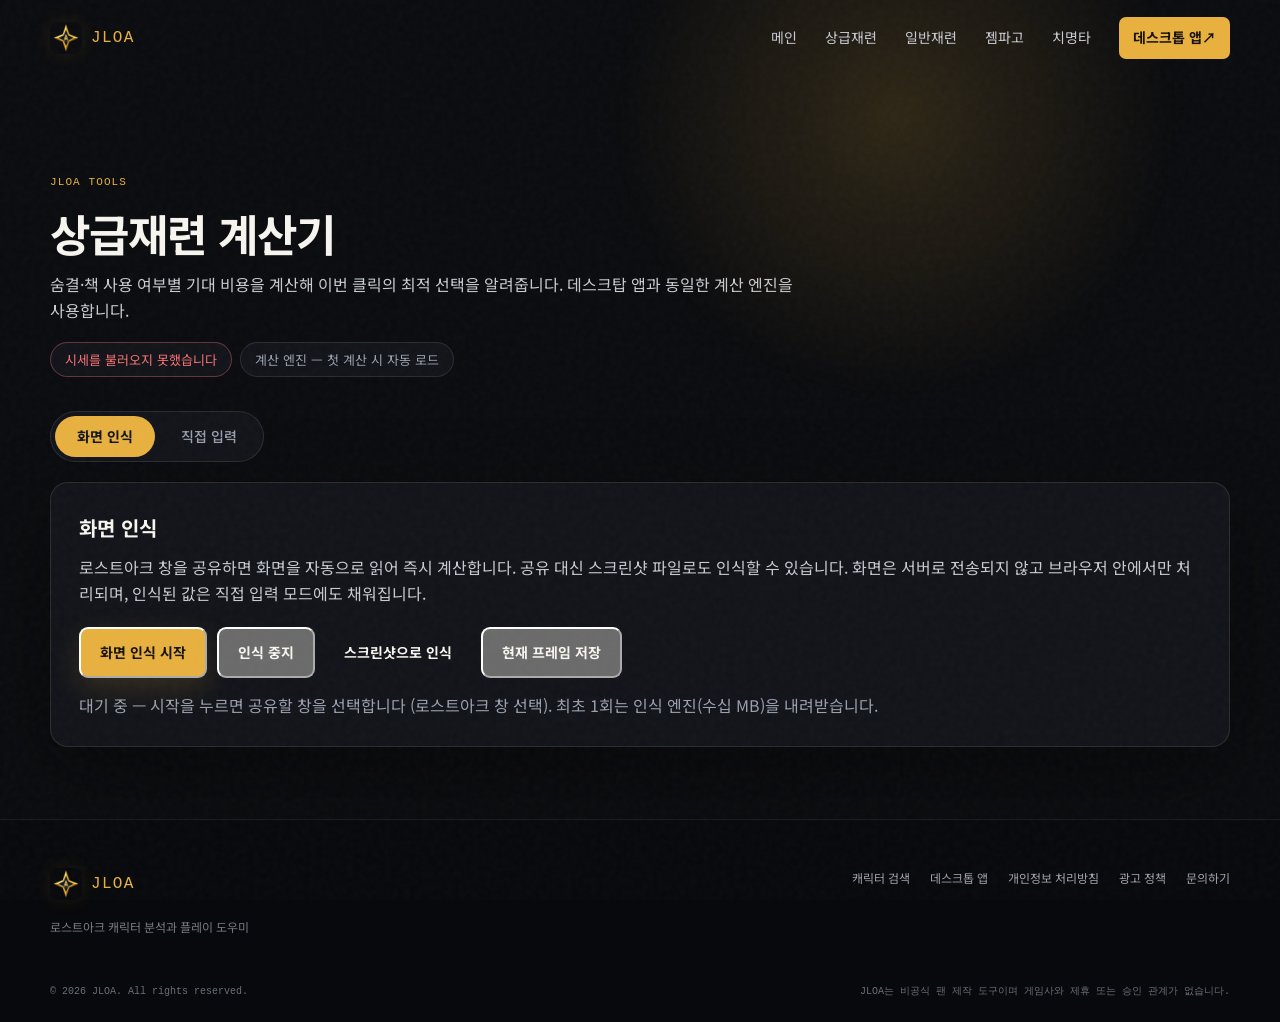
<file: refine-advanced.html>
<!doctype html>
<html lang="ko">
  <head>
    <meta charset="utf-8" />
    <meta name="viewport" content="width=device-width, initial-scale=1" />
    <title>상급재련 계산기 — JLOA</title>
    <meta name="description" content="로스트아크 상급재련 숨결·책 최적 사용 계산기. 실시간 거래소 시세 반영." />
    <link rel="canonical" href="https://jloa.cloud/refine-advanced.html" />
    <meta property="og:title" content="상급재련 계산기 — JLOA" />
    <meta property="og:description" content="로스트아크 상급재련 숨결·책 최적 사용 계산기. 실시간 거래소 시세 반영." />
    <link rel="icon" type="image/png" href="/jloa-icon.png" />
    <link rel="preconnect" href="https://fonts.googleapis.com" />
    <link rel="preconnect" href="https://fonts.gstatic.com" crossorigin />
    <link
      href="https://fonts.googleapis.com/css2?family=Noto+Sans+KR:wght@400;500;700;900&display=swap"
      rel="stylesheet"
    />
    <link rel="preconnect" href="https://cdn.jsdelivr.net" crossorigin />
    <link rel="stylesheet" href="/styles.css" />
    <link rel="stylesheet" href="/responsive.css?v=20260717-tools" />
    <link rel="stylesheet" href="/tools.css?v=20260718-noglow" />
  </head>
  <body>
    <a class="skip-link" href="#main">본문으로 건너뛰기</a>
    <div class="page-glow page-glow--one" aria-hidden="true"></div>
    <div class="page-glow page-glow--two" aria-hidden="true"></div>
    <div class="grain" aria-hidden="true"></div>

    <header class="site-header" data-header>
      <div class="container header-inner">
        <a class="brand" href="/" aria-label="JLOA 메인">
          <img class="brand-logo" src="/jloa-icon.png" alt="" width="32" height="32" />
          <span>JLOA</span>
        </a>

        <button class="menu-toggle" type="button" aria-expanded="false" aria-controls="site-nav" data-menu-toggle>
          <span class="sr-only">메뉴 열기</span>
          <span></span><span></span>
        </button>

        <nav id="site-nav" class="site-nav" aria-label="주요 메뉴" data-nav>
          <a href="/">메인</a>
          <a href="/refine-advanced.html" aria-current="page">상급재련</a>
          <a href="/refine-normal.html">일반재련</a>
          <a href="/gem.html">젬파고</a>
          <a href="/crit.html">치명타</a>
          <a class="nav-download" href="/desktop-app.html">데스크톱 앱 <span aria-hidden="true">↗</span></a>
        </nav>
      </div>
    </header>

    <main id="main" class="tools-main">
      <div class="container">
        <header class="tool-head">
          <p class="eyebrow">JLOA TOOLS</p>
          <h1>상급재련 계산기</h1>
          <p class="tool-desc">숨결·책 사용 여부별 기대 비용을 계산해 이번 클릭의 최적 선택을 알려줍니다. 데스크탑 앱과 동일한 계산 엔진을 사용합니다.</p>
          <div class="tool-badges">
            <span class="tool-badge" data-price-badge data-state="loading">시세 불러오는 중…</span>
            <span class="tool-badge" data-py-status>계산 엔진 — 첫 계산 시 자동 로드</span>
          </div>
        </header>

        <div class="tool-mode-toggle" role="tablist" aria-label="입력 방식">
          <button type="button" class="is-active" data-mode-btn="vision">화면 인식</button>
          <button type="button" data-mode-btn="manual">직접 입력</button>
        </div>

        <section class="tool-panel" data-mode-panel="vision">
          <h2>화면 인식</h2>
          <p>
            로스트아크 창을 공유하면 화면을 자동으로 읽어 즉시 계산합니다.
            공유 대신 스크린샷 파일로도 인식할 수 있습니다. 화면은 서버로 전송되지 않고
            브라우저 안에서만 처리되며, 인식된 값은 직접 입력 모드에도 채워집니다.
          </p>
          <div class="tool-actions">
            <button class="button button--primary" type="button" data-vision-start>화면 인식 시작</button>
            <button class="button" type="button" data-vision-stop hidden>인식 중지</button>
            <label class="button" style="cursor:pointer">스크린샷으로 인식<input type="file" accept="image/*" data-vision-file style="display:none" /></label>
            <button class="button" type="button" data-vision-save hidden>현재 프레임 저장</button>
          </div>
          <p data-vision-status style="margin:14px 0 0;color:var(--muted)">대기 중 — 시작을 누르면 공유할 창을 선택합니다 (로스트아크 창 선택). 최초 1회는 인식 엔진(수십 MB)을 내려받습니다.</p>
          <div class="vision-preview" data-vision-preview hidden>
            <canvas data-vision-canvas></canvas>
            <span class="vision-state" data-vision-state>대기</span>
          </div>
        </section>

        <section class="tool-panel" data-mode-panel="manual" hidden>
          <h2>상급재련 상태 입력</h2>
          <p>이번 클릭에 숨결·책을 쓰는 것이 이득인지 기대 골드로 판단합니다. 계산 결과는 데스크탑 앱 오버레이와 동일합니다.</p>
          <div class="tool-grid">
            <div class="tool-field"><label for="a-equip">부위</label><select id="a-equip" data-f="equip"></select></div>
            <div class="tool-field"><label for="a-band">구간</label><select id="a-band" data-f="band"></select></div>
            <div class="tool-field"><label for="a-exp">현재 경험치 (0–1000)</label><input id="a-exp" data-f="exp" type="number" min="0" max="1000" step="10" value="0" /></div>
            <div class="tool-field"><label for="a-stack">선조의 가호 게이지</label><select id="a-stack" data-f="stack"></select></div>
          </div>
          <div class="tool-actions" style="gap:18px">
            <label style="display:flex;align-items:center;gap:8px"><input type="checkbox" data-f="growth" /> 성장 지원 효과 (재료 감면)</label>
            <label style="display:flex;align-items:center;gap:8px"><input type="checkbox" data-f="free" /> 다음 재련 무료 (테메르)</label>
            <label style="display:flex;align-items:center;gap:8px"><input type="checkbox" data-f="enh" /> 다음 보너스 강화 (나베르)</label>
          </div>
          <div class="tool-actions">
            <button class="button button--primary" type="button" data-calc>추천 계산</button>
          </div>
        </section>

        <section class="tool-panel" data-result hidden></section>
      </div>
    </main>

    <footer class="site-footer">
      <div class="container footer-inner">
        <div>
          <a class="brand" href="/">
            <img class="brand-logo" src="/jloa-icon.png" alt="" width="32" height="32" />
            <span>JLOA</span>
          </a>
          <p>로스트아크 캐릭터 분석과 플레이 도우미</p>
        </div>
        <div class="footer-links">
          <a href="/">캐릭터 검색</a>
          <a href="/desktop-app.html">데스크톱 앱</a>
          <a href="#" data-privacy-link>개인정보 처리방침</a>
          <a href="#" data-ad-policy-link>광고 정책</a>
          <a href="#" data-support-link>문의하기</a>
        </div>
      </div>
      <div class="container footer-bottom">
        <span>© <span data-year></span> JLOA. All rights reserved.</span>
        <span>JLOA는 비공식 팬 제작 도구이며 게임사와 제휴 또는 승인 관계가 없습니다.</span>
      </div>
    </footer>

    <script src="/app.js"></script>
    <script src="/prices.js?v=20260717-w3"></script>
    <script src="/py-runtime.js?v=20260718-worker"></script>
    <script src="/capture.js?v=20260717-w3"></script>
    <script>
      const OPTIONS = {"normal": {"kinds": [{"value": "weapon", "label": "무기"}, {"value": "armor", "label": "방어구"}], "grades": {"weapon": [{"value": "t4_1590", "label": "1590 (전율)"}, {"value": "t4_1730", "label": "1730 (업화)"}], "armor": [{"value": "t4_1590", "label": "1590 (전율)"}, {"value": "t4_1730", "label": "1730 (업화)"}]}, "targets": {"weapon:t4_1590": [11, 12, 13, 14, 15, 16, 17, 18, 19, 20, 21, 22, 23, 24, 25], "weapon:t4_1730": [11, 12, 13, 14, 15, 16, 17, 18, 19, 20, 21, 22, 23, 24, 25], "armor:t4_1590": [11, 12, 13, 14, 15, 16, 17, 18, 19, 20, 21, 22, 23, 24, 25], "armor:t4_1730": [11, 12, 13, 14, 15, 16, 17, 18, 19, 20, 21, 22, 23, 24, 25]}}, "advanced": {"equips": [{"value": "weapon", "label": "무기"}, {"value": "armor", "label": "방어구"}], "bands": [{"value": "t4_0", "label": "0–10단계"}, {"value": "t4_1", "label": "10–20단계"}, {"value": "t4_2", "label": "20–30단계"}, {"value": "t4_3", "label": "30–40단계"}], "stacks": [0, 2, 4, 6], "max_exp": 1000}, "gem": {"grades": [{"value": "고급", "label": "고급", "attempts": 5, "rerolls": 0}, {"value": "희귀", "label": "희귀", "attempts": 7, "rerolls": 1}, {"value": "영웅", "label": "영웅", "attempts": 9, "rerolls": 2}], "targets": [{"index": 0, "label": "발사대 효율4·포인트5"}, {"index": 1, "label": "발사대 효율5·포인트5"}, {"index": 2, "label": "유효유물 (55 + 총합16+)"}, {"index": 3, "label": "유효고대 (55 + 총합19+)"}, {"index": 4, "label": "완젬 (총합20)"}], "default_target": 1, "stat_max": 5, "entries": [{"id": "willpower_p1", "label": "의지력 효율 +1"}, {"id": "willpower_p2", "label": "의지력 효율 +2"}, {"id": "willpower_p3", "label": "의지력 효율 +3"}, {"id": "willpower_p4", "label": "의지력 효율 +4"}, {"id": "willpower_m1", "label": "의지력 효율 -1"}, {"id": "points_p1", "label": "질서/혼돈 포인트 +1"}, {"id": "points_p2", "label": "질서/혼돈 포인트 +2"}, {"id": "points_p3", "label": "질서/혼돈 포인트 +3"}, {"id": "points_p4", "label": "질서/혼돈 포인트 +4"}, {"id": "points_m1", "label": "질서/혼돈 포인트 -1"}, {"id": "effect1_p1", "label": "첫번째 효과 +1"}, {"id": "effect1_p2", "label": "첫번째 효과 +2"}, {"id": "effect1_p3", "label": "첫번째 효과 +3"}, {"id": "effect1_p4", "label": "첫번째 효과 +4"}, {"id": "effect1_m1", "label": "첫번째 효과 -1"}, {"id": "effect2_p1", "label": "두번째 효과 +1"}, {"id": "effect2_p2", "label": "두번째 효과 +2"}, {"id": "effect2_p3", "label": "두번째 효과 +3"}, {"id": "effect2_p4", "label": "두번째 효과 +4"}, {"id": "effect2_m1", "label": "두번째 효과 -1"}, {"id": "change1", "label": "첫번째 효과 변경"}, {"id": "change2", "label": "두번째 효과 변경"}, {"id": "cost_up", "label": "가공 비용 +100%"}, {"id": "cost_down", "label": "가공 비용 -100%"}, {"id": "keep", "label": "가공 상태 유지"}, {"id": "reroll_p1", "label": "다른 항목 보기 +1회"}, {"id": "reroll_p2", "label": "다른 항목 보기 +2회"}]}};
      const fmtGold = (v) => (v == null || !isFinite(v)) ? "—" : Math.round(v).toLocaleString("ko-KR") + " G";
      const fmtPct = (v, d) => (v == null) ? "—" : (v * 100).toFixed(d == null ? 2 : d) + "%";
      const fill = (sel, items) => { sel.innerHTML = items.map((o) => `<option value="${o.value}">${o.label}</option>`).join(""); };
      const nums = (from, to) => { const out = []; for (let i = from; i <= to; i++) out.push({ value: i, label: String(i) }); return out; };
      const F = (name) => document.querySelector(`[data-f="${name}"]`);
      const resultEl = document.querySelector("[data-result]");
      function showResult(html) { resultEl.innerHTML = html; resultEl.hidden = false; }
      function showError(msg) { showResult(`<p style="color:#f87171">${msg}</p>`); }
      async function guarded(btn, fn) {
        btn.disabled = true;
        try { await fn(); }
        catch (err) { console.error(err); showError("계산에 실패했습니다: " + (err && err.message ? err.message : err)); }
        finally { btn.disabled = false; }
      }
      JloaPrices.applyBadge();
      const A = OPTIONS.advanced;
      fill(F("equip"), A.equips);
      fill(F("band"), A.bands);
      fill(F("stack"), A.stacks.map((s) => ({ value: s, label: String(s) })));

      function renderAdv(res) {
        let html = `<div class="tool-result-highlight"><span>이번 클릭 추천</span><strong>${res.action_label}</strong>` +
          `<span>완주까지 기대 ${fmtGold(res.expected_gold)}</span></div>`;
        const comboName = (o) => (o.breath ? "숨결" : "") + (o.breath && o.book ? " + " : "") + (o.book ? "책" : "") || "아무것도 안 넣기";
        const best = Math.min.apply(null, res.options.filter((o) => o.expected_gold != null).map((o) => o.expected_gold));
        html += `<table class="tool-table" style="margin-top:16px"><thead><tr><th>행동</th><th class="num">기대 골드</th></tr></thead><tbody>` +
          res.options.map((o) => `<tr${o.expected_gold === best ? ' style="color:var(--gold-bright)"' : ""}><td>${comboName(o)}</td><td class="num">${fmtGold(o.expected_gold)}</td></tr>`).join("") +
          `</tbody></table>`;
        html += `<p style="margin:14px 0 0;color:var(--muted)">이 구간(0→40 exp 1000) 완주 기대 골드: ${fmtGold(res.band_expected_gold)}</p>`;
        if (res.missing_prices && res.missing_prices.length) {
          html += `<p style="margin:8px 0 0;color:#f87171">시세 미상: ${res.missing_prices.join(", ")} — 해당 조합은 추천에서 제외됩니다.</p>`;
        }
        showResult(html);
      }
      document.querySelector("[data-calc]").addEventListener("click", function () {
        guarded(this, async () => {
          const priceData = await JloaPrices.fetch();
          renderAdv(await JloaPy.call("web_glue:advanced_calc", {
            equip: F("equip").value,
            band: F("band").value,
            growth_support: F("growth").checked,
            exp: Number(F("exp").value) || 0,
            stack: Number(F("stack").value),
            free_next: F("free").checked,
            enh_next: F("enh").checked,
            raw_prices: priceData.prices,
          }));
        });
      });
      const VISION_TARGET = "web_glue:vision_advanced";
      async function visionArgs() {
        const priceData = await JloaPrices.fetch();
        return { raw_prices: priceData.prices, growth_support: F("growth").checked,
                 free_next: F("free").checked };
      }
      function applyVision(res) {
        if (res.equip) F("equip").value = res.equip;
        if (res.band) F("band").value = res.band;
        if (res.exp != null) F("exp").value = String(res.exp);
        if (res.stack != null) F("stack").value = String(res.stack);
        F("enh").checked = Boolean(res.enh_next);
        if (res.result) renderAdv(res.result);
      }
      // --- 화면 인식 (VISION_TARGET·visionArgs·applyVision 은 페이지별 정의) ---
      const visionStatusEl = document.querySelector("[data-vision-status]");
      const visionStartBtn = document.querySelector("[data-vision-start]");
      const visionStopBtn = document.querySelector("[data-vision-stop]");
      const setVisionStatus = (t) => { visionStatusEl.textContent = t; };
      // 미리보기 — 공유 화면을 그대로 보여주고 감지 상태·위치를 덧그린다 (loatto 스타일)
      const previewWrap = document.querySelector("[data-vision-preview]");
      const previewCanvas = document.querySelector("[data-vision-canvas]");
      const previewStateEl = document.querySelector("[data-vision-state]");
      async function paintPreview(img, res) {
        previewWrap.hidden = false;
        const scale = Math.min(1, 720 / img.width);
        const w = Math.round(img.width * scale);
        const h = Math.round(img.height * scale);
        previewCanvas.width = w; previewCanvas.height = h;
        const ctx = previewCanvas.getContext("2d");
        const bmp = await createImageBitmap(img);
        ctx.drawImage(bmp, 0, 0, w, h);
        if (bmp.close) bmp.close();
        const state = !res || !res.found ? "searching" : (res.complete ? "complete" : "reading");
        previewWrap.dataset.state = state;
        previewStateEl.textContent = state === "searching" ? "창 찾는 중"
          : state === "reading" ? "값 읽는 중" : "인식 완료";
        if (res && res.found) {
          ctx.lineWidth = 3;
          ctx.strokeStyle = res.complete ? "#4ade80" : "#e8b13f";
          if (res.box) {
            ctx.strokeRect(res.box[0] * scale, res.box[1] * scale,
              (res.box[2] - res.box[0]) * scale, (res.box[3] - res.box[1]) * scale);
          } else if (res.anchor) {
            const ax = res.anchor[0] * scale, ay = res.anchor[1] * scale;
            ctx.strokeRect(ax - 10, ay - 10, 140 * scale + 20, 30 * scale + 20);
          }
        }
      }
      // 마지막 판독 프레임 보관 — "현재 프레임 저장"으로 실패 프레임을 그대로 확보 (진단용)
      let lastFrame = null;
      const visionSaveBtn = document.querySelector("[data-vision-save]");
      visionSaveBtn.addEventListener("click", () => {
        if (!lastFrame) return;
        const c = document.createElement("canvas");
        c.width = lastFrame.width; c.height = lastFrame.height;
        c.getContext("2d").putImageData(lastFrame, 0, 0);
        c.toBlob((blob) => {
          const a = document.createElement("a");
          a.href = URL.createObjectURL(blob);
          a.download = "jloa-frame.png";
          a.click();
          URL.revokeObjectURL(a.href);
        }, "image/png");
      });
      let lastVisionKey = null;   // 같은 인식 결과면 재렌더하지 않는다 (펼침·스크롤 유지)
      async function visionFrame(img) {
        lastFrame = img;
        visionSaveBtn.hidden = false;
        const res = await JloaPy.callFrame(VISION_TARGET, img, await visionArgs());
        await paintPreview(img, res);
        if (!res.found) { lastVisionKey = null; setVisionStatus("화면에서 창을 찾는 중 — 게임에서 해당 창을 열어주세요."); return; }
        if (!res.complete) {
          lastVisionKey = null;
          const warn = res.warnings && res.warnings.length ? " (" + res.warnings.join(", ") + ")" : "";
          setVisionStatus("창 발견 — 값을 읽는 중입니다" + warn);
          return;
        }
        const key = JSON.stringify(res);
        if (key !== lastVisionKey) {
          lastVisionKey = key;
          applyVision(res);
        }
        setVisionStatus(res.error ? "인식 완료 — 계산 불가: " + res.error
          : "인식 완료 — 화면 값이 자동 반영되었습니다.");
      }
      visionStartBtn.addEventListener("click", function () {
        guarded(this, async () => {
          setVisionStatus("인식 엔진 준비 중… (최초 1회는 수십 MB)");
          await JloaPy.bootVision();
          const shareInfo = await JloaCapture.start(visionFrame, { intervalMs: 1200, onStop: () => {
            visionStartBtn.hidden = false; visionStopBtn.hidden = true;
            setVisionStatus("인식이 중지되었습니다.");
          } });
          visionStartBtn.hidden = true; visionStopBtn.hidden = false;
          const shareRes = shareInfo && shareInfo.width ? ` (공유 해상도 ${shareInfo.width}×${shareInfo.height})` : "";
          setVisionStatus("공유 시작 — 게임에서 해당 창을 열어주세요." + shareRes);
        });
      });
      visionStopBtn.addEventListener("click", () => JloaCapture.stop());
      document.querySelector("[data-vision-file]").addEventListener("change", async (e) => {
        const file = e.target.files && e.target.files[0];
        if (!file) return;
        try {
          setVisionStatus("스크린샷 인식 중… (최초 1회는 인식 엔진을 내려받습니다)");
          await JloaPy.bootVision();
          const bitmap = await createImageBitmap(file);
          const c = document.createElement("canvas");
          c.width = bitmap.width; c.height = bitmap.height;
          const ctx = c.getContext("2d");
          ctx.drawImage(bitmap, 0, 0);
          await visionFrame(ctx.getImageData(0, 0, c.width, c.height));
        } catch (err) {
          console.error(err);
          setVisionStatus("스크린샷 인식 실패: " + (err && err.message ? err.message : err));
        } finally {
          e.target.value = "";
        }
      });
      // --- 모드 토글 (화면 인식 / 직접 입력) ---
      const modeButtons = document.querySelectorAll("[data-mode-btn]");
      function setMode(mode) {
        modeButtons.forEach((b) => b.classList.toggle("is-active", b.dataset.modeBtn === mode));
        document.querySelectorAll("[data-mode-panel]").forEach((p) => {
          p.hidden = p.dataset.modePanel !== mode;
        });
        if (mode !== "vision" && JloaCapture.active()) JloaCapture.stop();
      }
      modeButtons.forEach((b) => b.addEventListener("click", () => setMode(b.dataset.modeBtn)));
    </script>
  </body>
</html>
</file>
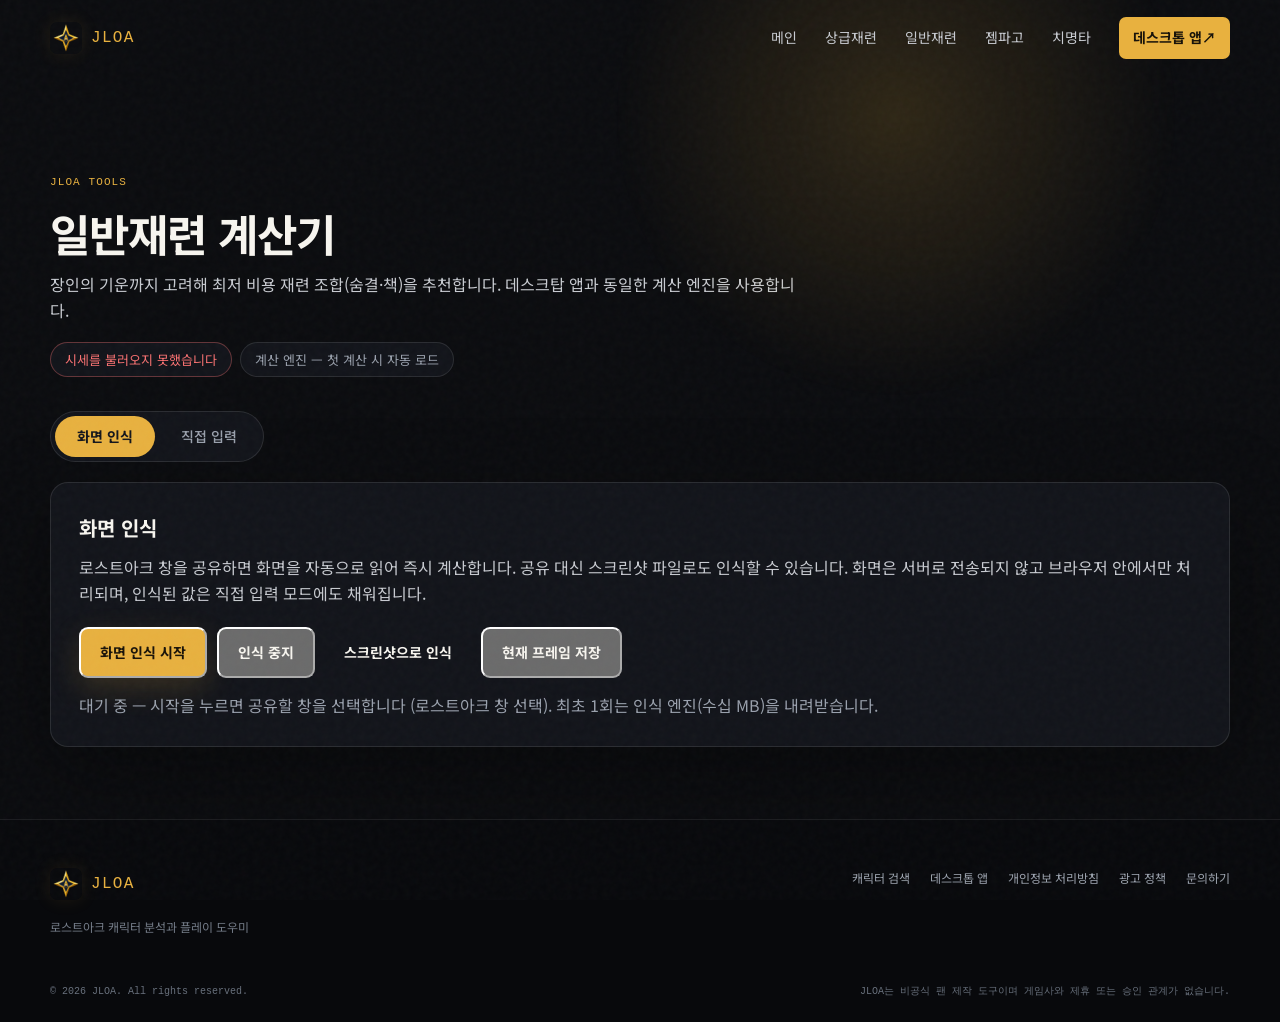
<file: refine-normal.html>
<!doctype html>
<html lang="ko">
  <head>
    <meta charset="utf-8" />
    <meta name="viewport" content="width=device-width, initial-scale=1" />
    <title>일반재련 계산기 — JLOA</title>
    <meta name="description" content="로스트아크 일반재련 최저 비용 숨결·책 조합 계산기. 실시간 거래소 시세 반영." />
    <link rel="canonical" href="https://jloa.cloud/refine-normal.html" />
    <meta property="og:title" content="일반재련 계산기 — JLOA" />
    <meta property="og:description" content="로스트아크 일반재련 최저 비용 숨결·책 조합 계산기. 실시간 거래소 시세 반영." />
    <link rel="icon" type="image/png" href="/jloa-icon.png" />
    <link rel="preconnect" href="https://fonts.googleapis.com" />
    <link rel="preconnect" href="https://fonts.gstatic.com" crossorigin />
    <link
      href="https://fonts.googleapis.com/css2?family=Noto+Sans+KR:wght@400;500;700;900&display=swap"
      rel="stylesheet"
    />
    <link rel="preconnect" href="https://cdn.jsdelivr.net" crossorigin />
    <link rel="stylesheet" href="/styles.css" />
    <link rel="stylesheet" href="/responsive.css?v=20260717-tools" />
    <link rel="stylesheet" href="/tools.css?v=20260718-noglow" />
  </head>
  <body>
    <a class="skip-link" href="#main">본문으로 건너뛰기</a>
    <div class="page-glow page-glow--one" aria-hidden="true"></div>
    <div class="page-glow page-glow--two" aria-hidden="true"></div>
    <div class="grain" aria-hidden="true"></div>

    <header class="site-header" data-header>
      <div class="container header-inner">
        <a class="brand" href="/" aria-label="JLOA 메인">
          <img class="brand-logo" src="/jloa-icon.png" alt="" width="32" height="32" />
          <span>JLOA</span>
        </a>

        <button class="menu-toggle" type="button" aria-expanded="false" aria-controls="site-nav" data-menu-toggle>
          <span class="sr-only">메뉴 열기</span>
          <span></span><span></span>
        </button>

        <nav id="site-nav" class="site-nav" aria-label="주요 메뉴" data-nav>
          <a href="/">메인</a>
          <a href="/refine-advanced.html">상급재련</a>
          <a href="/refine-normal.html" aria-current="page">일반재련</a>
          <a href="/gem.html">젬파고</a>
          <a href="/crit.html">치명타</a>
          <a class="nav-download" href="/desktop-app.html">데스크톱 앱 <span aria-hidden="true">↗</span></a>
        </nav>
      </div>
    </header>

    <main id="main" class="tools-main">
      <div class="container">
        <header class="tool-head">
          <p class="eyebrow">JLOA TOOLS</p>
          <h1>일반재련 계산기</h1>
          <p class="tool-desc">장인의 기운까지 고려해 최저 비용 재련 조합(숨결·책)을 추천합니다. 데스크탑 앱과 동일한 계산 엔진을 사용합니다.</p>
          <div class="tool-badges">
            <span class="tool-badge" data-price-badge data-state="loading">시세 불러오는 중…</span>
            <span class="tool-badge" data-py-status>계산 엔진 — 첫 계산 시 자동 로드</span>
          </div>
        </header>

        <div class="tool-mode-toggle" role="tablist" aria-label="입력 방식">
          <button type="button" class="is-active" data-mode-btn="vision">화면 인식</button>
          <button type="button" data-mode-btn="manual">직접 입력</button>
        </div>

        <section class="tool-panel" data-mode-panel="vision">
          <h2>화면 인식</h2>
          <p>
            로스트아크 창을 공유하면 화면을 자동으로 읽어 즉시 계산합니다.
            공유 대신 스크린샷 파일로도 인식할 수 있습니다. 화면은 서버로 전송되지 않고
            브라우저 안에서만 처리되며, 인식된 값은 직접 입력 모드에도 채워집니다.
          </p>
          <div class="tool-actions">
            <button class="button button--primary" type="button" data-vision-start>화면 인식 시작</button>
            <button class="button" type="button" data-vision-stop hidden>인식 중지</button>
            <label class="button" style="cursor:pointer">스크린샷으로 인식<input type="file" accept="image/*" data-vision-file style="display:none" /></label>
            <button class="button" type="button" data-vision-save hidden>현재 프레임 저장</button>
          </div>
          <p data-vision-status style="margin:14px 0 0;color:var(--muted)">대기 중 — 시작을 누르면 공유할 창을 선택합니다 (로스트아크 창 선택). 최초 1회는 인식 엔진(수십 MB)을 내려받습니다.</p>
          <div class="vision-preview" data-vision-preview hidden>
            <canvas data-vision-canvas></canvas>
            <span class="vision-state" data-vision-state>대기</span>
          </div>
        </section>

        <section class="tool-panel" data-mode-panel="manual" hidden>
          <h2>재련 정보 입력</h2>
          <p>장인의 기운 100%를 가장 싸게 채우는 조합을 실시간 시세로 계산합니다. 계산 결과는 데스크탑 앱 오버레이와 동일합니다.</p>
          <div class="tool-grid">
            <div class="tool-field"><label for="n-kind">부위</label><select id="n-kind" data-f="kind"></select></div>
            <div class="tool-field"><label for="n-grade">장비</label><select id="n-grade" data-f="grade"></select></div>
            <div class="tool-field"><label for="n-target">목표 단계</label><select id="n-target" data-f="target"></select></div>
            <div class="tool-field"><label for="n-jangin">장인의 기운 (%)</label><input id="n-jangin" data-f="jangin" type="number" min="0" max="100" step="0.01" value="0" /></div>
            <div class="tool-field"><label for="n-prob">현재 성공률 (%, 비우면 기본)</label><input id="n-prob" data-f="prob" type="number" min="0" max="100" step="0.01" placeholder="예: 12.00" /></div>
          </div>
          <div class="tool-actions">
            <button class="button button--primary" type="button" data-calc>최저 비용 계산</button>
          </div>
        </section>

        <section class="tool-panel" data-result hidden></section>
      </div>
    </main>

    <footer class="site-footer">
      <div class="container footer-inner">
        <div>
          <a class="brand" href="/">
            <img class="brand-logo" src="/jloa-icon.png" alt="" width="32" height="32" />
            <span>JLOA</span>
          </a>
          <p>로스트아크 캐릭터 분석과 플레이 도우미</p>
        </div>
        <div class="footer-links">
          <a href="/">캐릭터 검색</a>
          <a href="/desktop-app.html">데스크톱 앱</a>
          <a href="#" data-privacy-link>개인정보 처리방침</a>
          <a href="#" data-ad-policy-link>광고 정책</a>
          <a href="#" data-support-link>문의하기</a>
        </div>
      </div>
      <div class="container footer-bottom">
        <span>© <span data-year></span> JLOA. All rights reserved.</span>
        <span>JLOA는 비공식 팬 제작 도구이며 게임사와 제휴 또는 승인 관계가 없습니다.</span>
      </div>
    </footer>

    <script src="/app.js"></script>
    <script src="/prices.js?v=20260717-w3"></script>
    <script src="/py-runtime.js?v=20260718-worker"></script>
    <script src="/capture.js?v=20260717-w3"></script>
    <script>
      const OPTIONS = {"normal": {"kinds": [{"value": "weapon", "label": "무기"}, {"value": "armor", "label": "방어구"}], "grades": {"weapon": [{"value": "t4_1590", "label": "1590 (전율)"}, {"value": "t4_1730", "label": "1730 (업화)"}], "armor": [{"value": "t4_1590", "label": "1590 (전율)"}, {"value": "t4_1730", "label": "1730 (업화)"}]}, "targets": {"weapon:t4_1590": [11, 12, 13, 14, 15, 16, 17, 18, 19, 20, 21, 22, 23, 24, 25], "weapon:t4_1730": [11, 12, 13, 14, 15, 16, 17, 18, 19, 20, 21, 22, 23, 24, 25], "armor:t4_1590": [11, 12, 13, 14, 15, 16, 17, 18, 19, 20, 21, 22, 23, 24, 25], "armor:t4_1730": [11, 12, 13, 14, 15, 16, 17, 18, 19, 20, 21, 22, 23, 24, 25]}}, "advanced": {"equips": [{"value": "weapon", "label": "무기"}, {"value": "armor", "label": "방어구"}], "bands": [{"value": "t4_0", "label": "0–10단계"}, {"value": "t4_1", "label": "10–20단계"}, {"value": "t4_2", "label": "20–30단계"}, {"value": "t4_3", "label": "30–40단계"}], "stacks": [0, 2, 4, 6], "max_exp": 1000}, "gem": {"grades": [{"value": "고급", "label": "고급", "attempts": 5, "rerolls": 0}, {"value": "희귀", "label": "희귀", "attempts": 7, "rerolls": 1}, {"value": "영웅", "label": "영웅", "attempts": 9, "rerolls": 2}], "targets": [{"index": 0, "label": "발사대 효율4·포인트5"}, {"index": 1, "label": "발사대 효율5·포인트5"}, {"index": 2, "label": "유효유물 (55 + 총합16+)"}, {"index": 3, "label": "유효고대 (55 + 총합19+)"}, {"index": 4, "label": "완젬 (총합20)"}], "default_target": 1, "stat_max": 5, "entries": [{"id": "willpower_p1", "label": "의지력 효율 +1"}, {"id": "willpower_p2", "label": "의지력 효율 +2"}, {"id": "willpower_p3", "label": "의지력 효율 +3"}, {"id": "willpower_p4", "label": "의지력 효율 +4"}, {"id": "willpower_m1", "label": "의지력 효율 -1"}, {"id": "points_p1", "label": "질서/혼돈 포인트 +1"}, {"id": "points_p2", "label": "질서/혼돈 포인트 +2"}, {"id": "points_p3", "label": "질서/혼돈 포인트 +3"}, {"id": "points_p4", "label": "질서/혼돈 포인트 +4"}, {"id": "points_m1", "label": "질서/혼돈 포인트 -1"}, {"id": "effect1_p1", "label": "첫번째 효과 +1"}, {"id": "effect1_p2", "label": "첫번째 효과 +2"}, {"id": "effect1_p3", "label": "첫번째 효과 +3"}, {"id": "effect1_p4", "label": "첫번째 효과 +4"}, {"id": "effect1_m1", "label": "첫번째 효과 -1"}, {"id": "effect2_p1", "label": "두번째 효과 +1"}, {"id": "effect2_p2", "label": "두번째 효과 +2"}, {"id": "effect2_p3", "label": "두번째 효과 +3"}, {"id": "effect2_p4", "label": "두번째 효과 +4"}, {"id": "effect2_m1", "label": "두번째 효과 -1"}, {"id": "change1", "label": "첫번째 효과 변경"}, {"id": "change2", "label": "두번째 효과 변경"}, {"id": "cost_up", "label": "가공 비용 +100%"}, {"id": "cost_down", "label": "가공 비용 -100%"}, {"id": "keep", "label": "가공 상태 유지"}, {"id": "reroll_p1", "label": "다른 항목 보기 +1회"}, {"id": "reroll_p2", "label": "다른 항목 보기 +2회"}]}};
      const fmtGold = (v) => (v == null || !isFinite(v)) ? "—" : Math.round(v).toLocaleString("ko-KR") + " G";
      const fmtPct = (v, d) => (v == null) ? "—" : (v * 100).toFixed(d == null ? 2 : d) + "%";
      const fill = (sel, items) => { sel.innerHTML = items.map((o) => `<option value="${o.value}">${o.label}</option>`).join(""); };
      const nums = (from, to) => { const out = []; for (let i = from; i <= to; i++) out.push({ value: i, label: String(i) }); return out; };
      const F = (name) => document.querySelector(`[data-f="${name}"]`);
      const resultEl = document.querySelector("[data-result]");
      function showResult(html) { resultEl.innerHTML = html; resultEl.hidden = false; }
      function showError(msg) { showResult(`<p style="color:#f87171">${msg}</p>`); }
      async function guarded(btn, fn) {
        btn.disabled = true;
        try { await fn(); }
        catch (err) { console.error(err); showError("계산에 실패했습니다: " + (err && err.message ? err.message : err)); }
        finally { btn.disabled = false; }
      }
      JloaPrices.applyBadge();
      const N = OPTIONS.normal;
      fill(F("kind"), N.kinds);
      function syncGrades() { fill(F("grade"), N.grades[F("kind").value]); syncTargets(); }
      function syncTargets() {
        const list = N.targets[F("kind").value + ":" + F("grade").value] || [];
        fill(F("target"), list.map((t) => ({ value: t, label: t + "단계" })));
      }
      F("kind").addEventListener("change", syncGrades);
      F("grade").addEventListener("change", syncTargets);
      syncGrades();

      function renderNormal(res) {
        let html = `<div class="tool-result-highlight"><span>추천 조합</span><strong>${res.combo_label}</strong><span>${res.advice}</span></div>`;
        html += `<table class="tool-table" style="margin-top:16px"><tbody>` +
          `<tr><th>장인 100% 충전 최저 비용</th><td class="num">${fmtGold(res.fill_gold)}</td></tr>` +
          `<tr><th>성공까지 기대 골드 (참고)</th><td class="num">${fmtGold(res.expected_gold)}</td></tr>` +
          `<tr><th>이번 클릭 성공률</th><td class="num">${fmtPct(res.total_prob)}</td></tr>` +
          `</tbody></table>`;
        if (res.grade_source) {
          html += `<p style="margin:12px 0 0;color:var(--muted)">장비 등급 판별: ${res.grade} (${{ confirm: "숨결 구성", gear: "장비 아이콘", default: "폼 선택값", cache: "메인 창" }[res.grade_source] || res.grade_source})</p>`;
        }
        showResult(html);
      }
      document.querySelector("[data-calc]").addEventListener("click", function () {
        guarded(this, async () => {
          const priceData = await JloaPrices.fetch();
          const probRaw = F("prob").value.trim();
          const res = await JloaPy.call("web_glue:normal_calc", {
            kind: F("kind").value,
            grade: F("grade").value,
            target: Number(F("target").value),
            jangin_percent: Number(F("jangin").value) || 0,
            current_prob_percent: probRaw === "" ? null : Number(probRaw),
            raw_prices: priceData.prices,
          });
          if (res.error) { showError(res.error); return; }
          renderNormal(res);
        });
      });
      const VISION_TARGET = "web_glue:vision_normal";
      async function visionArgs() {
        const priceData = await JloaPrices.fetch();
        return { raw_prices: priceData.prices, default_grade: F("grade").value };
      }
      function applyVision(res) {
        if (res.kind) { F("kind").value = res.kind; syncGrades(); }
        if (res.result && res.result.grade) F("grade").value = res.result.grade;
        if (res.kind || (res.result && res.result.grade)) syncTargets();
        if (res.target != null) F("target").value = String(res.target);
        if (res.jangin != null) F("jangin").value = String(res.jangin);
        if (res.result) renderNormal(res.result);
        else if (res.error) showError(res.error);
      }
      // --- 화면 인식 (VISION_TARGET·visionArgs·applyVision 은 페이지별 정의) ---
      const visionStatusEl = document.querySelector("[data-vision-status]");
      const visionStartBtn = document.querySelector("[data-vision-start]");
      const visionStopBtn = document.querySelector("[data-vision-stop]");
      const setVisionStatus = (t) => { visionStatusEl.textContent = t; };
      // 미리보기 — 공유 화면을 그대로 보여주고 감지 상태·위치를 덧그린다 (loatto 스타일)
      const previewWrap = document.querySelector("[data-vision-preview]");
      const previewCanvas = document.querySelector("[data-vision-canvas]");
      const previewStateEl = document.querySelector("[data-vision-state]");
      async function paintPreview(img, res) {
        previewWrap.hidden = false;
        const scale = Math.min(1, 720 / img.width);
        const w = Math.round(img.width * scale);
        const h = Math.round(img.height * scale);
        previewCanvas.width = w; previewCanvas.height = h;
        const ctx = previewCanvas.getContext("2d");
        const bmp = await createImageBitmap(img);
        ctx.drawImage(bmp, 0, 0, w, h);
        if (bmp.close) bmp.close();
        const state = !res || !res.found ? "searching" : (res.complete ? "complete" : "reading");
        previewWrap.dataset.state = state;
        previewStateEl.textContent = state === "searching" ? "창 찾는 중"
          : state === "reading" ? "값 읽는 중" : "인식 완료";
        if (res && res.found) {
          ctx.lineWidth = 3;
          ctx.strokeStyle = res.complete ? "#4ade80" : "#e8b13f";
          if (res.box) {
            ctx.strokeRect(res.box[0] * scale, res.box[1] * scale,
              (res.box[2] - res.box[0]) * scale, (res.box[3] - res.box[1]) * scale);
          } else if (res.anchor) {
            const ax = res.anchor[0] * scale, ay = res.anchor[1] * scale;
            ctx.strokeRect(ax - 10, ay - 10, 140 * scale + 20, 30 * scale + 20);
          }
        }
      }
      // 마지막 판독 프레임 보관 — "현재 프레임 저장"으로 실패 프레임을 그대로 확보 (진단용)
      let lastFrame = null;
      const visionSaveBtn = document.querySelector("[data-vision-save]");
      visionSaveBtn.addEventListener("click", () => {
        if (!lastFrame) return;
        const c = document.createElement("canvas");
        c.width = lastFrame.width; c.height = lastFrame.height;
        c.getContext("2d").putImageData(lastFrame, 0, 0);
        c.toBlob((blob) => {
          const a = document.createElement("a");
          a.href = URL.createObjectURL(blob);
          a.download = "jloa-frame.png";
          a.click();
          URL.revokeObjectURL(a.href);
        }, "image/png");
      });
      let lastVisionKey = null;   // 같은 인식 결과면 재렌더하지 않는다 (펼침·스크롤 유지)
      async function visionFrame(img) {
        lastFrame = img;
        visionSaveBtn.hidden = false;
        const res = await JloaPy.callFrame(VISION_TARGET, img, await visionArgs());
        await paintPreview(img, res);
        if (!res.found) { lastVisionKey = null; setVisionStatus("화면에서 창을 찾는 중 — 게임에서 해당 창을 열어주세요."); return; }
        if (!res.complete) {
          lastVisionKey = null;
          const warn = res.warnings && res.warnings.length ? " (" + res.warnings.join(", ") + ")" : "";
          setVisionStatus("창 발견 — 값을 읽는 중입니다" + warn);
          return;
        }
        const key = JSON.stringify(res);
        if (key !== lastVisionKey) {
          lastVisionKey = key;
          applyVision(res);
        }
        setVisionStatus(res.error ? "인식 완료 — 계산 불가: " + res.error
          : "인식 완료 — 화면 값이 자동 반영되었습니다.");
      }
      visionStartBtn.addEventListener("click", function () {
        guarded(this, async () => {
          setVisionStatus("인식 엔진 준비 중… (최초 1회는 수십 MB)");
          await JloaPy.bootVision();
          const shareInfo = await JloaCapture.start(visionFrame, { intervalMs: 1200, onStop: () => {
            visionStartBtn.hidden = false; visionStopBtn.hidden = true;
            setVisionStatus("인식이 중지되었습니다.");
          } });
          visionStartBtn.hidden = true; visionStopBtn.hidden = false;
          const shareRes = shareInfo && shareInfo.width ? ` (공유 해상도 ${shareInfo.width}×${shareInfo.height})` : "";
          setVisionStatus("공유 시작 — 게임에서 해당 창을 열어주세요." + shareRes);
        });
      });
      visionStopBtn.addEventListener("click", () => JloaCapture.stop());
      document.querySelector("[data-vision-file]").addEventListener("change", async (e) => {
        const file = e.target.files && e.target.files[0];
        if (!file) return;
        try {
          setVisionStatus("스크린샷 인식 중… (최초 1회는 인식 엔진을 내려받습니다)");
          await JloaPy.bootVision();
          const bitmap = await createImageBitmap(file);
          const c = document.createElement("canvas");
          c.width = bitmap.width; c.height = bitmap.height;
          const ctx = c.getContext("2d");
          ctx.drawImage(bitmap, 0, 0);
          await visionFrame(ctx.getImageData(0, 0, c.width, c.height));
        } catch (err) {
          console.error(err);
          setVisionStatus("스크린샷 인식 실패: " + (err && err.message ? err.message : err));
        } finally {
          e.target.value = "";
        }
      });
      // --- 모드 토글 (화면 인식 / 직접 입력) ---
      const modeButtons = document.querySelectorAll("[data-mode-btn]");
      function setMode(mode) {
        modeButtons.forEach((b) => b.classList.toggle("is-active", b.dataset.modeBtn === mode));
        document.querySelectorAll("[data-mode-panel]").forEach((p) => {
          p.hidden = p.dataset.modePanel !== mode;
        });
        if (mode !== "vision" && JloaCapture.active()) JloaCapture.stop();
      }
      modeButtons.forEach((b) => b.addEventListener("click", () => setMode(b.dataset.modeBtn)));
    </script>
  </body>
</html>
</file>
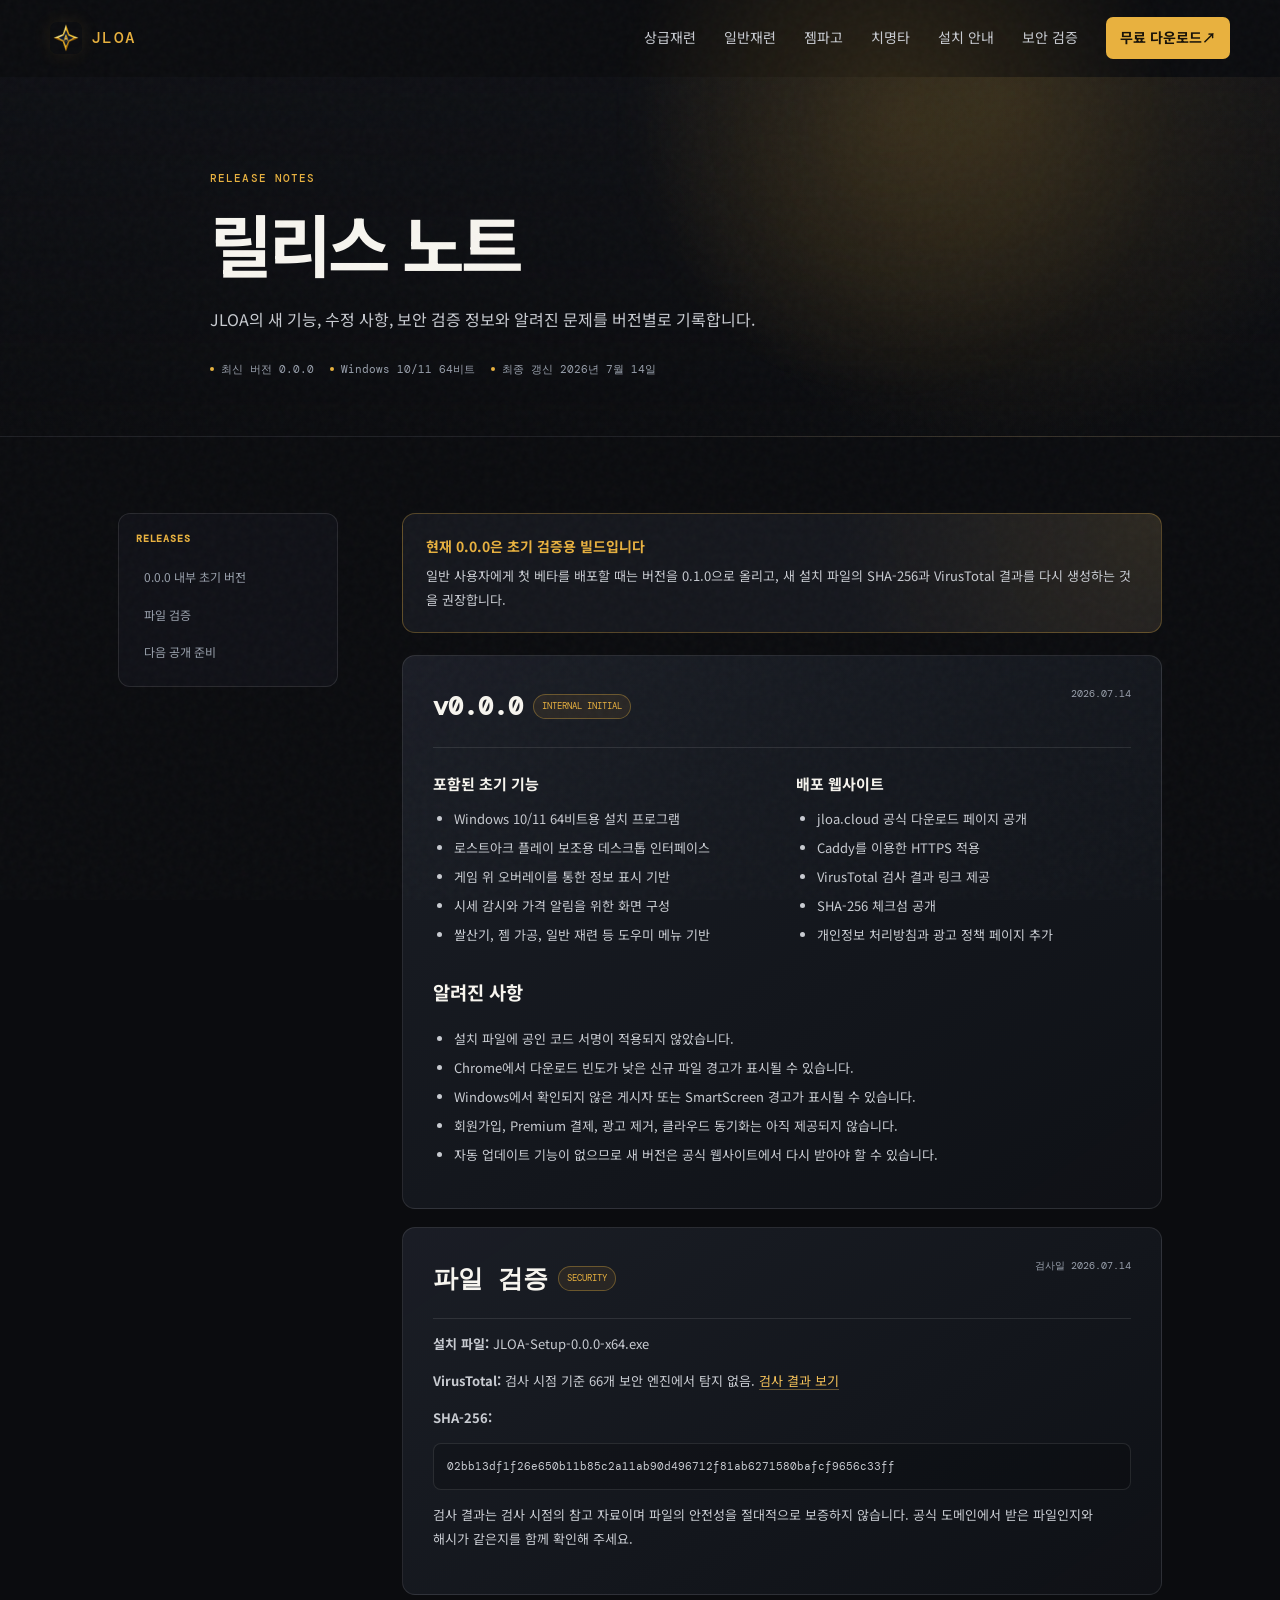
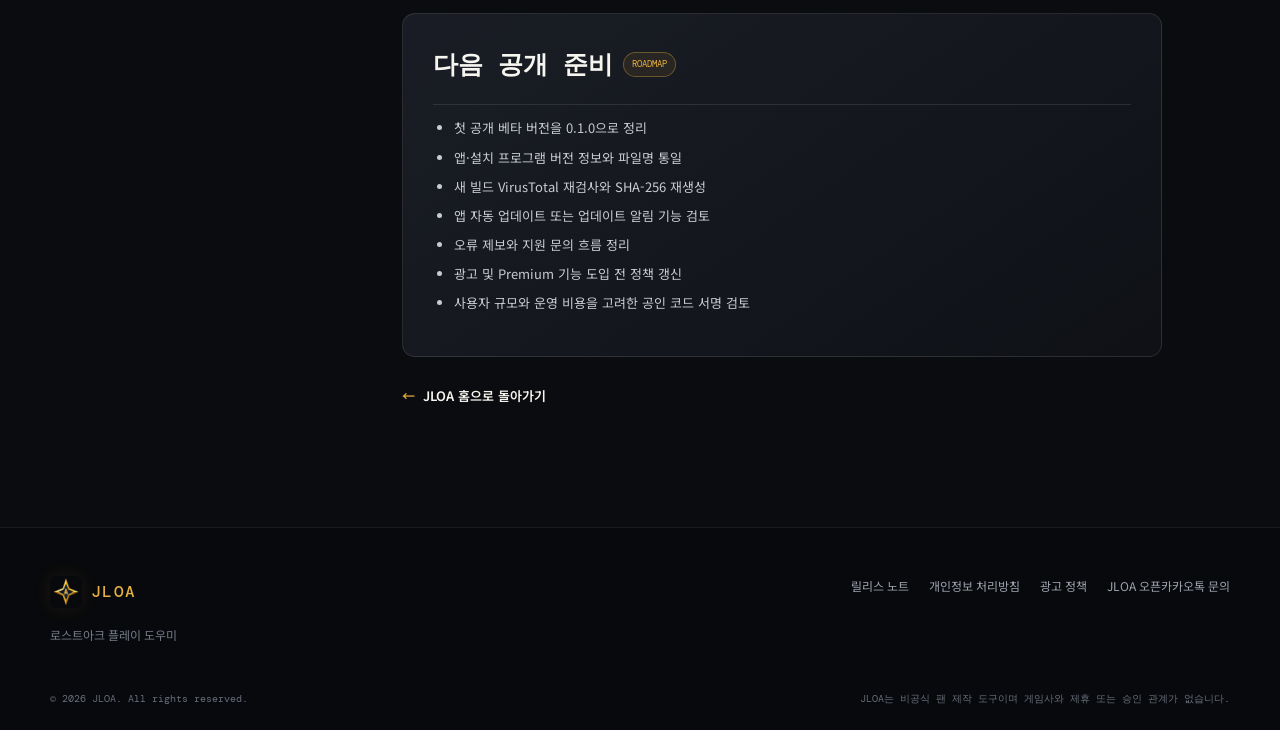
<file: release-notes.html>
<!doctype html>
<html lang="ko">
  <head>
    <meta charset="UTF-8" />
    <meta name="viewport" content="width=device-width, initial-scale=1, viewport-fit=cover" />
    <meta name="theme-color" content="#0b0c0f" />
    <meta name="referrer" content="strict-origin-when-cross-origin" />
    <meta name="description" content="JLOA Windows 데스크톱 애플리케이션의 버전별 변경 사항과 알려진 문제를 확인할 수 있습니다." />
    <link rel="canonical" href="https://jloa.cloud/release-notes" />
    <link rel="icon" type="image/png" href="/jloa-icon.png" />
    <title>릴리스 노트 — JLOA</title>
    <link rel="preconnect" href="https://fonts.googleapis.com" />
    <link rel="preconnect" href="https://fonts.gstatic.com" crossorigin />
    <link
      href="https://fonts.googleapis.com/css2?family=DM+Mono:wght@400;500&family=Noto+Sans+KR:wght@400;500;600;700;800&display=swap"
      rel="stylesheet"
    />
    <link rel="stylesheet" href="/styles.css" />
    <link rel="stylesheet" href="/legal.css" />
    <link rel="stylesheet" href="/responsive.css?v=20260714-0644" />
  </head>
  <body>

    <a class="skip-link" href="#main">본문으로 건너뛰기</a>
    <div class="page-glow page-glow--one" aria-hidden="true"></div>
    <div class="grain" aria-hidden="true"></div>

    <header class="site-header" data-header>
      <div class="container header-inner">
        <a class="brand" href="/" aria-label="JLOA 홈">
          <img class="brand-logo" src="/jloa-icon.png" alt="" width="32" height="32" />
          <span>JLOA</span>
        </a>

        <button class="menu-toggle" type="button" aria-expanded="false" aria-controls="site-nav" data-menu-toggle>
          <span class="sr-only">메뉴 열기</span>
          <span></span><span></span>
        </button>

        <nav id="site-nav" class="site-nav" aria-label="주요 메뉴" data-nav>
          <a href="/refine-advanced.html">상급재련</a>
          <a href="/refine-normal.html">일반재련</a>
          <a href="/gem.html">젬파고</a>
          <a href="/crit.html">치명타</a>
          <a href="/#install">설치 안내</a>
          <a href="/#security">보안 검증</a>
          <a class="nav-download" href="/#download" data-download-link>무료 다운로드 <span aria-hidden="true">↗</span></a>
        </nav>
      </div>
    </header>
    <main id="main" class="legal-main">
      <section class="legal-hero">
        <div class="container legal-hero__inner">
          <p class="eyebrow">RELEASE NOTES</p>
          <h1>릴리스 노트</h1>
          <p class="legal-hero__lead">
            JLOA의 새 기능, 수정 사항, 보안 검증 정보와 알려진 문제를 버전별로 기록합니다.
          </p>
          <div class="legal-meta">
            <span>최신 버전 0.0.0</span>
            <span>Windows 10/11 64비트</span>
            <span>최종 갱신 2026년 7월 14일</span>
          </div>
        </div>
      </section>

      <section class="legal-content">
        <div class="container legal-layout">
          <nav class="legal-toc" aria-label="릴리스 노트 목차">
            <strong>RELEASES</strong>
            <a href="#v0-0-0">0.0.0 내부 초기 버전</a>
            <a href="#verification">파일 검증</a>
            <a href="#upcoming">다음 공개 준비</a>
          </nav>

          <article class="legal-document">
            <div class="policy-callout">
              <strong>현재 0.0.0은 초기 검증용 빌드입니다</strong>
              <p>
                일반 사용자에게 첫 베타를 배포할 때는 버전을 0.1.0으로 올리고,
                새 설치 파일의 SHA-256과 VirusTotal 결과를 다시 생성하는 것을 권장합니다.
              </p>
            </div>

            <div class="release-list">
              <section id="v0-0-0" class="release-entry">
                <div class="release-entry__head">
                  <div class="release-entry__version">
                    <h2>v0.0.0</h2>
                    <span class="release-badge">INTERNAL INITIAL</span>
                  </div>
                  <time datetime="2026-07-14">2026.07.14</time>
                </div>

                <div class="release-grid">
                  <div>
                    <h3>포함된 초기 기능</h3>
                    <ul>
                      <li>Windows 10/11 64비트용 설치 프로그램</li>
                      <li>로스트아크 플레이 보조용 데스크톱 인터페이스</li>
                      <li>게임 위 오버레이를 통한 정보 표시 기반</li>
                      <li>시세 감시와 가격 알림을 위한 화면 구성</li>
                      <li>쌀산기, 젬 가공, 일반 재련 등 도우미 메뉴 기반</li>
                    </ul>
                  </div>
                  <div>
                    <h3>배포 웹사이트</h3>
                    <ul>
                      <li>jloa.cloud 공식 다운로드 페이지 공개</li>
                      <li>Caddy를 이용한 HTTPS 적용</li>
                      <li>VirusTotal 검사 결과 링크 제공</li>
                      <li>SHA-256 체크섬 공개</li>
                      <li>개인정보 처리방침과 광고 정책 페이지 추가</li>
                    </ul>
                  </div>
                </div>

                <h3>알려진 사항</h3>
                <ul>
                  <li>설치 파일에 공인 코드 서명이 적용되지 않았습니다.</li>
                  <li>Chrome에서 다운로드 빈도가 낮은 신규 파일 경고가 표시될 수 있습니다.</li>
                  <li>Windows에서 확인되지 않은 게시자 또는 SmartScreen 경고가 표시될 수 있습니다.</li>
                  <li>회원가입, Premium 결제, 광고 제거, 클라우드 동기화는 아직 제공되지 않습니다.</li>
                  <li>자동 업데이트 기능이 없으므로 새 버전은 공식 웹사이트에서 다시 받아야 할 수 있습니다.</li>
                </ul>
              </section>

              <section id="verification" class="release-entry">
                <div class="release-entry__head">
                  <div class="release-entry__version">
                    <h2>파일 검증</h2>
                    <span class="release-badge">SECURITY</span>
                  </div>
                  <time datetime="2026-07-14">검사일 2026.07.14</time>
                </div>

                <p><strong>설치 파일:</strong> JLOA-Setup-0.0.0-x64.exe</p>
                <p>
                  <strong>VirusTotal:</strong>
                  검사 시점 기준 66개 보안 엔진에서 탐지 없음.
                  <a
                    href="https://www.virustotal.com/gui/file/02bb13df1f26e650b11b85c2a11ab90d496712f81ab6271580bafcf9656c33ff/detection"
                    target="_blank"
                    rel="noopener noreferrer"
                  >검사 결과 보기</a>
                </p>
                <p><strong>SHA-256:</strong></p>
                <code class="hash-block">02bb13df1f26e650b11b85c2a11ab90d496712f81ab6271580bafcf9656c33ff</code>
                <p>
                  검사 결과는 검사 시점의 참고 자료이며 파일의 안전성을 절대적으로 보증하지 않습니다.
                  공식 도메인에서 받은 파일인지와 해시가 같은지를 함께 확인해 주세요.
                </p>
              </section>

              <section id="upcoming" class="release-entry">
                <div class="release-entry__head">
                  <div class="release-entry__version">
                    <h2>다음 공개 준비</h2>
                    <span class="release-badge">ROADMAP</span>
                  </div>
                </div>
                <ul>
                  <li>첫 공개 베타 버전을 0.1.0으로 정리</li>
                  <li>앱·설치 프로그램 버전 정보와 파일명 통일</li>
                  <li>새 빌드 VirusTotal 재검사와 SHA-256 재생성</li>
                  <li>앱 자동 업데이트 또는 업데이트 알림 기능 검토</li>
                  <li>오류 제보와 지원 문의 흐름 정리</li>
                  <li>광고 및 Premium 기능 도입 전 정책 갱신</li>
                  <li>사용자 규모와 운영 비용을 고려한 공인 코드 서명 검토</li>
                </ul>
              </section>
            </div>

            <a class="legal-back" href="/"><span>←</span> JLOA 홈으로 돌아가기</a>
          </article>
        </div>
      </section>
    </main>

    <footer class="site-footer">
      <div class="container footer-inner">
        <div>
          <a class="brand" href="/">
            <img class="brand-logo" src="/jloa-icon.png" alt="" width="32" height="32" />
            <span>JLOA</span>
          </a>
          <p>로스트아크 플레이 도우미</p>
        </div>
        <div class="footer-links">
          <a href="/release-notes" data-release-link>릴리스 노트</a>
          <a href="/privacy" data-privacy-link>개인정보 처리방침</a>
          <a href="/ads-policy" data-ad-policy-link>광고 정책</a>
          <a
            href="https://open.kakao.com/o/sCe2zYDi"
            target="_blank"
            rel="noopener noreferrer"
            data-support-link
            >
            JLOA 오픈카카오톡 문의
            </a>
        </div>
      </div>
      <div class="container footer-bottom">
        <span>© <span data-year></span> JLOA. All rights reserved.</span>
        <span>JLOA는 비공식 팬 제작 도구이며 게임사와 제휴 또는 승인 관계가 없습니다.</span>
      </div>
    </footer>
    <script src="/app.js"></script>
  </body>
</html>
</file>
<file: styles.css>
:root {
  color-scheme: dark;
  --ink: #f7f5ef;
  --muted: #9aa1ad;
  --muted-strong: #c8cbd1;
  --bg: #0b0c0f;
  --surface: #12141a;
  --surface-raised: #191c24;
  --border: rgba(255, 255, 255, 0.1);
  --gold: #e8b13f;
  --gold-bright: #f5c25a;
  --purple: #a78bfa;
  --blue: #60a5fa;
  --green: #4ade80;
  --shadow: 0 24px 80px rgba(0, 0, 0, 0.34);
  font-family: "Noto Sans KR", "Malgun Gothic", system-ui, sans-serif;
}

* { box-sizing: border-box; }
html { scroll-behavior: smooth; background: var(--bg); }
body { margin: 0; overflow-x: hidden; color: var(--ink); background: var(--bg); line-height: 1.65; }
button, a { font: inherit; }
a { color: inherit; text-decoration: none; }
button { color: inherit; }

.container { width: min(1180px, calc(100% - 48px)); margin: 0 auto; }
.section { position: relative; padding: 130px 0; }
.sr-only { position: absolute; width: 1px; height: 1px; padding: 0; overflow: hidden; clip: rect(0, 0, 0, 0); white-space: nowrap; border: 0; }
.skip-link { position: fixed; z-index: 20; top: 12px; left: 12px; transform: translateY(-180%); padding: 10px 14px; color: #111; background: var(--gold); border-radius: 8px; }
.skip-link:focus { transform: translateY(0); }

.page-glow { position: absolute; z-index: 0; pointer-events: none; filter: blur(2px); border-radius: 999px; }
.page-glow--one { width: 46vw; height: 46vw; top: -14vw; left: 47%; background: radial-gradient(circle, rgba(232,177,63,.16), transparent 68%); }
.page-glow--two { width: 38vw; height: 38vw; top: 1500px; left: -14vw; background: radial-gradient(circle, rgba(87,106,205,.12), transparent 70%); }
.grain { position: fixed; inset: 0; z-index: 10; pointer-events: none; opacity: .035; background-image: url("data:image/svg+xml,%3Csvg viewBox='0 0 180 180' xmlns='http://www.w3.org/2000/svg'%3E%3Cfilter id='n'%3E%3CfeTurbulence type='fractalNoise' baseFrequency='.8' numOctaves='4' stitchTiles='stitch'/%3E%3C/filter%3E%3Crect width='100%25' height='100%25' filter='url(%23n)' opacity='.85'/%3E%3C/svg%3E"); }

.site-header { position: sticky; z-index: 12; top: 0; border-bottom: 1px solid transparent; transition: background .25s ease, border-color .25s ease, backdrop-filter .25s ease; }
.site-header.is-scrolled { background: rgba(11, 12, 15, .78); border-color: rgba(255,255,255,.07); backdrop-filter: blur(16px); }
.header-inner { display: flex; align-items: center; justify-content: space-between; min-height: 76px; }
.brand { display: inline-flex; align-items: center; gap: 9px; color: var(--gold); font-family: "DM Mono", monospace; font-size: 16px; font-weight: 500; letter-spacing: .08em; }
.brand-mark { width: 28px; height: 28px; }
.site-nav { display: flex; align-items: center; gap: 28px; font-size: 14px; color: var(--muted-strong); }
.site-nav > a:not(.nav-download) { transition: color .2s ease; }
.site-nav > a:not(.nav-download):hover { color: var(--ink); }
.nav-download { padding: 9px 14px; color: #18130a; background: var(--gold); border-radius: 7px; font-weight: 700; transition: background .2s ease, transform .2s ease; }
.nav-download:hover { background: var(--gold-bright); transform: translateY(-1px); }
.menu-toggle { display: none; padding: 8px; border: 0; background: transparent; cursor: pointer; }

.hero { z-index: 1; padding-top: 102px; padding-bottom: 68px; }
.hero-layout { display: grid; grid-template-columns: 1fr 1.04fr; align-items: center; gap: 56px; min-height: 580px; }
.eyebrow { display: flex; align-items: center; gap: 8px; margin: 0 0 17px; color: var(--gold); font-family: "DM Mono", monospace; font-size: 11px; font-weight: 500; letter-spacing: .1em; }
.pulse-dot { width: 7px; height: 7px; border-radius: 50%; background: var(--gold); box-shadow: 0 0 0 0 rgba(232,177,63,.5); animation: pulse 2.2s infinite; }
.hero h1, .section-heading h2, .workflow-copy h2, .install-copy h2, .faq-intro h2, .final-cta h2 { margin: 0; letter-spacing: -.06em; font-size: clamp(40px, 5vw, 70px); line-height: 1.16; }
.hero h1 em { color: var(--gold); font-style: normal; }
.hero-description { max-width: 510px; margin: 26px 0 0; color: var(--muted-strong); font-size: 17px; line-height: 1.85; word-break: keep-all; }
.hero-actions { display: flex; align-items: center; flex-wrap: wrap; gap: 23px; margin-top: 34px; }
.button { display: inline-flex; align-items: center; justify-content: center; gap: 9px; min-height: 50px; padding: 12px 19px; border-radius: 9px; font-size: 14px; font-weight: 700; transition: transform .2s ease, box-shadow .2s ease, background .2s ease; }
.button--primary { color: #191309; background: var(--gold); box-shadow: 0 10px 30px rgba(232,177,63,.17); }
.button--primary:hover { background: var(--gold-bright); transform: translateY(-2px); box-shadow: 0 14px 35px rgba(232,177,63,.23); }
.button svg { width: 18px; height: 18px; fill: none; stroke: currentColor; stroke-width: 1.9; stroke-linecap: round; stroke-linejoin: round; }
.text-link { display: inline-flex; align-items: center; gap: 7px; color: var(--ink); font-size: 14px; font-weight: 600; }
.text-link span { color: var(--gold); transition: transform .2s ease; }
.text-link:hover span { transform: translateY(3px); }
.download-meta, .install-fineprint { margin: 15px 0 0; color: var(--muted); font-size: 12px; }

.hero-visual { position: relative; min-height: 495px; perspective: 1200px; }
.interface-window { position: absolute; top: 30px; right: 0; width: min(600px, 100%); overflow: hidden; border: 1px solid rgba(255,255,255,.12); border-radius: 13px; background: #11131a; box-shadow: var(--shadow), 0 0 0 1px rgba(255,255,255,.02) inset; transform: rotateY(-7deg) rotateX(2deg); transform-origin: center right; }
.window-topbar { display: flex; align-items: center; justify-content: space-between; height: 48px; padding: 0 17px; border-bottom: 1px solid #252a35; background: #0d0f14; }
.window-brand { display: flex; align-items: center; gap: 7px; font-size: 10px; }
.window-brand strong { color: var(--ink); font-family: "DM Mono", monospace; letter-spacing: .1em; }
.window-brand small { color: #78808e; font-size: 9px; }
.mini-mark { color: var(--gold); font-size: 12px; }
.window-controls { display: flex; gap: 12px; }
.window-controls i { width: 8px; height: 8px; border: 1px solid #6c7480; border-radius: 50%; }
.window-body { display: flex; min-height: 338px; }
.preview-sidebar { position: relative; display: flex; flex: 0 0 122px; flex-direction: column; gap: 8px; padding: 17px 10px; border-right: 1px solid #252a35; background: #101218; }
.preview-sidebar b { padding: 5px 8px; border-radius: 5px; color: #a6adb8; font-size: 10px; font-weight: 500; }
.preview-sidebar b.active { position: relative; color: #f1f3f6; background: #242937; }
.preview-sidebar b.active::before { position: absolute; top: 5px; bottom: 5px; left: -10px; width: 2px; background: var(--gold); content: ""; }
.side-label { margin: 0 8px 2px; color: #687080; font-size: 8px; }.side-label.second { margin-top: 7px; }
.game-online { position: absolute; right: 10px; bottom: 15px; left: 10px; padding: 6px; border: 1px solid #252c36; border-radius: 5px; color: #a7afbb; font-size: 8px; text-align: center; }.game-online i,.status-chip i,.floating-note i { display: inline-block; width: 5px; height: 5px; margin-right: 4px; border-radius: 50%; background: var(--green); box-shadow: 0 0 9px rgba(74,222,128,.7); }
.preview-content { flex: 1; padding: 24px; }.preview-heading { display: flex; justify-content: space-between; align-items: start; }.preview-heading > div { display: grid; gap: 4px; }.preview-heading span { color: #a2aab6; font-size: 10px; }.preview-heading strong { font-size: 17px; letter-spacing: -.04em; }.status-chip { padding: 4px 7px; border: 1px solid #2d3640; border-radius: 999px; color: #a5adbb; font-size: 8px; }
.preview-stats { display: grid; grid-template-columns: repeat(3, 1fr); gap: 9px; margin-top: 18px; }.preview-stats div { padding: 10px; border: 1px solid #272c36; border-radius: 7px; background: #151821; }.preview-stats span { display: block; color: #9199a6; font-size: 8px; }.preview-stats strong { display: block; margin-top: 3px; font-size: 15px; }.preview-stats small { margin-left: 2px; color: #88909d; font-size: 9px; }.preview-stats .gold { color: var(--gold); }
.preview-card { margin-top: 13px; padding: 13px; border: 1px solid #303443; border-radius: 7px; background: #171a23; }.card-title,.progress-row,.card-footer { display: flex; justify-content: space-between; align-items: center; }.card-title span { font-size: 11px; font-weight: 700; }.card-title small { color: var(--gold); font-size: 8px; }.progress-row { margin-top: 12px; color: #a2aab7; font-size: 9px; }.progress-row b { color: #ebeff5; }.progress { height: 5px; margin-top: 5px; overflow: hidden; border-radius: 5px; background: #252a35; }.progress i { display: block; width: 42%; height: 100%; border-radius: inherit; background: var(--gold); }.card-footer { margin-top: 13px; color: #89919e; font-size: 8px; }.card-footer button { padding: 5px 8px; border: 0; border-radius: 4px; color: #17130c; background: var(--gold); font-size: 8px; font-weight: 700; }
.preview-list { display: grid; gap: 6px; margin-top: 12px; }.preview-list div { display: flex; align-items: center; gap: 8px; color: #a4abb7; font-size: 9px; }.preview-list b { margin-left: auto; color: #d6dbe2; font-weight: 500; }.list-icon { width: 8px; height: 8px; border-radius: 2px; }.list-icon.purple { background: var(--purple); }.list-icon.blue { background: var(--blue); }
.orbit { position: absolute; border: 1px solid rgba(232,177,63,.14); border-radius: 50%; }.orbit--one { top: 5px; right: -65px; width: 550px; height: 550px; }.orbit--two { top: 95px; right: 48px; width: 420px; height: 420px; border-color: rgba(96,165,250,.1); }
.floating-note { position: absolute; z-index: 2; padding: 10px 12px; border: 1px solid rgba(255,255,255,.12); border-radius: 7px; color: #dfe3e9; background: rgba(21,24,31,.9); box-shadow: 0 12px 32px rgba(0,0,0,.25); backdrop-filter: blur(10px); font-size: 11px; }.note--one { top: 7px; left: -11px; }.note--one span { color: var(--gold); }.note--two { right: -28px; bottom: 36px; }.note--two i { width: 6px; height: 6px; }
.trust-row { display: flex; align-items: center; justify-content: center; gap: 20px; padding-top: 62px; color: #7f8794; font-family: "DM Mono", monospace; font-size: 10px; letter-spacing: .03em; }.trust-row i { width: 3px; height: 3px; border-radius: 50%; background: var(--gold); }

.features-section { z-index: 1; }.section-heading { max-width: 670px; }.section-heading h2, .workflow-copy h2, .install-copy h2, .faq-intro h2, .final-cta h2 { font-size: clamp(33px, 4vw, 51px); }.section-heading > p:last-child { max-width: 510px; margin: 19px 0 0; color: var(--muted); font-size: 15px; word-break: keep-all; }
.feature-grid { display: grid; grid-template-columns: 1.22fr 1fr 1fr; gap: 16px; margin-top: 52px; }.feature-card { position: relative; min-height: 385px; overflow: hidden; padding: 29px; border: 1px solid var(--border); border-radius: 13px; background: linear-gradient(145deg, rgba(30,33,42,.9), rgba(16,18,24,.82)); transition: transform .25s ease, border-color .25s ease; }.feature-card:hover { border-color: rgba(232,177,63,.3); transform: translateY(-5px); }.feature-card--large { background: linear-gradient(142deg, #1b1c20, #11141b 70%); }.feature-icon { display: grid; width: 38px; height: 38px; place-items: center; border-radius: 10px; }.feature-icon svg { width: 20px; height: 20px; fill: none; stroke: currentColor; stroke-width: 1.7; stroke-linecap: round; stroke-linejoin: round; }.icon-gold { color: var(--gold); background: rgba(232,177,63,.1); }.icon-violet { color: var(--purple); background: rgba(167,139,250,.11); }.icon-blue { color: var(--blue); background: rgba(96,165,250,.11); }.feature-number { margin: 42px 0 9px; color: #747c88; font-family: "DM Mono", monospace; font-size: 10px; }.feature-card h3 { margin: 0; font-size: 22px; line-height: 1.38; letter-spacing: -.045em; }.feature-card > p:last-of-type { max-width: 310px; margin: 13px 0 0; color: var(--muted); font-size: 13px; line-height: 1.75; word-break: keep-all; }
.feature-graphic { position: absolute; right: 0; bottom: 0; left: 0; height: 131px; }.overlay-graphic { overflow: hidden; background: radial-gradient(circle at 70% 100%, rgba(232,177,63,.2), transparent 44%), repeating-linear-gradient(90deg, transparent 0 28px, rgba(255,255,255,.035) 29px 30px), linear-gradient(0deg, #11131a, #171a22); }.overlay-box { position: absolute; right: 44px; bottom: 22px; width: 212px; padding: 13px; border: 1px solid rgba(232,177,63,.6); border-radius: 7px; background: rgba(16,18,23,.9); box-shadow: 0 0 0 4px rgba(232,177,63,.08); }.overlay-box span { display: block; color: #a9b0bb; font-size: 9px; }.overlay-box strong { display: block; margin-top: 2px; font-size: 12px; }.overlay-box i { display: block; width: 72%; height: 4px; margin-top: 9px; background: var(--gold); }.cursor { position: absolute; right: 21px; bottom: 13px; width: 0; height: 0; border-top: 17px solid var(--ink); border-right: 6px solid transparent; border-left: 6px solid transparent; transform: rotate(-42deg); }
.mini-chart { position: absolute; right: 26px; bottom: 25px; left: 26px; display: flex; height: 77px; align-items: end; gap: 7px; padding: 0 2px; border-bottom: 1px solid #333846; }.mini-chart i { width: 100%; border-radius: 3px 3px 0 0; background: linear-gradient(180deg, #8d74df, #4a3e76); }.mini-chart i:nth-child(1) { height: 26%; }.mini-chart i:nth-child(2) { height: 39%; }.mini-chart i:nth-child(3) { height: 35%; }.mini-chart i:nth-child(4) { height: 55%; }.mini-chart i:nth-child(5) { height: 48%; }.mini-chart i:nth-child(6) { height: 73%; }.mini-chart i:nth-child(7) { height: 89%; background: linear-gradient(180deg, #b59cff, #574a89); }
.scan-lines { position: absolute; right: 25px; bottom: 27px; left: 25px; height: 80px; border: 1px solid rgba(96,165,250,.28); border-radius: 7px; background: linear-gradient(120deg, rgba(96,165,250,.06), transparent); }.scan-lines::after { position: absolute; right: 6px; left: 6px; height: 1px; background: var(--blue); box-shadow: 0 0 15px var(--blue); content: ""; animation: scan 3s ease-in-out infinite; }.scan-lines span { position: absolute; width: 11px; height: 11px; border-color: var(--blue); border-style: solid; }.scan-lines span:nth-child(1) { top: -1px; left: -1px; border-width: 2px 0 0 2px; }.scan-lines span:nth-child(2) { top: -1px; right: -1px; border-width: 2px 2px 0 0; }.scan-lines span:nth-child(3) { right: -1px; bottom: -1px; border-width: 0 2px 2px 0; }

.workflow-section { border-top: 1px solid rgba(255,255,255,.05); border-bottom: 1px solid rgba(255,255,255,.05); background: #0d0f14; }.workflow-layout { display: grid; grid-template-columns: .9fr 1.1fr; gap: 100px; align-items: center; }.workflow-copy p:not(.eyebrow) { max-width: 425px; margin: 20px 0 25px; color: var(--muted); font-size: 15px; word-break: keep-all; }.workflow-list { display: grid; gap: 1px; margin: 0; padding: 0; list-style: none; border: 1px solid var(--border); border-radius: 12px; overflow: hidden; }.workflow-list li { display: grid; grid-template-columns: 62px 1fr; gap: 16px; padding: 24px; background: #14171e; }.workflow-list li + li { border-top: 1px solid var(--border); }.workflow-list > li > span { color: var(--gold); font-family: "DM Mono", monospace; font-size: 12px; }.workflow-list strong { font-size: 16px; }.workflow-list p { margin: 5px 0 0; color: var(--muted); font-size: 13px; }

.install-section { z-index: 1; }.install-panel { display: grid; grid-template-columns: 1fr .88fr; gap: 70px; padding: 64px; border: 1px solid rgba(232,177,63,.22); border-radius: 16px; background: radial-gradient(circle at 90% 0%, rgba(232,177,63,.14), transparent 40%), linear-gradient(125deg, #1d1c1a, #13151c 65%); box-shadow: var(--shadow); }.install-copy p:not(.eyebrow):not(.install-fineprint) { max-width: 480px; margin: 20px 0 27px; color: var(--muted-strong); font-size: 15px; word-break: keep-all; }.install-steps { display: grid; gap: 0; margin: 0; padding: 0; list-style: none; }.install-steps li { display: flex; gap: 16px; padding: 20px 0; }.install-steps li + li { border-top: 1px solid rgba(255,255,255,.11); }.install-steps > li > span { display: grid; flex: 0 0 30px; height: 30px; place-items: center; border: 1px solid rgba(232,177,63,.5); border-radius: 50%; color: var(--gold); font-family: "DM Mono", monospace; font-size: 12px; }.install-steps strong { font-size: 15px; }.install-steps p { margin: 4px 0 0; color: var(--muted); font-size: 13px; }

.faq-section { z-index: 1; }.faq-layout { display: grid; grid-template-columns: .75fr 1.25fr; gap: 100px; }.faq-intro p:not(.eyebrow) { max-width: 330px; margin: 18px 0 0; color: var(--muted); font-size: 14px; }.faq-list { border-top: 1px solid var(--border); }.faq-list details { border-bottom: 1px solid var(--border); }.faq-list summary { display: flex; align-items: center; justify-content: space-between; padding: 22px 2px; list-style: none; cursor: pointer; font-size: 15px; font-weight: 600; }.faq-list summary::-webkit-details-marker { display: none; }.faq-list summary span { color: var(--gold); font-size: 23px; font-weight: 400; transition: transform .2s ease; }.faq-list details[open] summary span { transform: rotate(45deg); }.faq-list p { max-width: 680px; margin: -3px 0 23px; color: var(--muted); font-size: 13px; line-height: 1.8; word-break: keep-all; }

.final-cta-section { padding-top: 82px; padding-bottom: 130px; }.final-cta { position: relative; overflow: hidden; padding: 84px 32px; border: 1px solid rgba(255,255,255,.1); border-radius: 16px; background: radial-gradient(circle at 50% 120%, rgba(232,177,63,.26), transparent 49%), #13151b; text-align: center; }.final-cta::before,.final-cta::after { position: absolute; width: 220px; height: 220px; border: 1px solid rgba(232,177,63,.15); border-radius: 50%; content: ""; }.final-cta::before { top: -132px; left: calc(50% - 110px); }.final-cta::after { right: calc(50% - 150px); bottom: -170px; width: 300px; height: 300px; }.final-cta .eyebrow { justify-content: center; }.final-cta h2 { position: relative; z-index: 1; }.final-cta .button { position: relative; z-index: 1; margin-top: 26px; }.final-cta > p:last-child { position: relative; z-index: 1; margin: 14px 0 0; color: var(--muted); font-size: 12px; }.final-mark { margin-bottom: 12px; color: var(--gold); font-size: 26px; }

.site-footer { padding: 48px 0 22px; border-top: 1px solid rgba(255,255,255,.08); background: #08090c; }.footer-inner { display: flex; align-items: flex-start; justify-content: space-between; gap: 30px; }.footer-inner p { margin: 10px 0 0; color: #747c88; font-size: 12px; }.footer-links { display: flex; flex-wrap: wrap; justify-content: flex-end; gap: 20px; color: #9ca3ae; font-size: 12px; }.footer-links a:hover { color: var(--gold); }.footer-bottom { display: flex; justify-content: space-between; margin-top: 47px; color: #68707c; font-family: "DM Mono", monospace; font-size: 10px; }
.noscript { position: fixed; right: 16px; bottom: 16px; z-index: 50; margin: 0; padding: 11px 14px; color: #111; background: var(--gold); border-radius: 8px; font-size: 13px; }

.reveal { opacity: 0; transform: translateY(22px); transition: opacity .65s ease, transform .65s ease; }.reveal.is-visible { opacity: 1; transform: translateY(0); }.reveal--late { transition-delay: .12s; }.reveal--later { transition-delay: .22s; }
@keyframes pulse { 70% { box-shadow: 0 0 0 8px rgba(232,177,63,0); } 100% { box-shadow: 0 0 0 0 rgba(232,177,63,0); } }
@keyframes scan { 0%,100% { top: 8px; opacity: .2; } 50% { top: 69px; opacity: 1; } }
@media (max-width: 900px) {
  .hero-layout,.workflow-layout,.install-panel,.faq-layout { grid-template-columns: 1fr; gap: 45px; }.hero { padding-top: 74px; }.hero-visual { width: min(620px, 100%); min-height: 465px; margin: 0 auto; }.interface-window { left: 0; transform: none; }.feature-grid { grid-template-columns: 1fr 1fr; }.feature-card--large { grid-column: span 2; }.workflow-copy p:not(.eyebrow),.faq-intro p:not(.eyebrow) { max-width: 550px; }.install-panel { padding: 48px; }.faq-layout { gap: 35px; }
}
@media (max-width: 660px) {
  .container { width: min(100% - 36px, 1180px); }.section { padding: 82px 0; }.header-inner { min-height: 64px; }.menu-toggle { position: relative; z-index: 2; display: grid; gap: 5px; width: 40px; place-items: center; }.menu-toggle span:not(.sr-only) { display: block; width: 20px; height: 1px; background: var(--ink); transition: transform .2s ease; }.menu-toggle[aria-expanded="true"] span:nth-child(2) { transform: translateY(3px) rotate(45deg); }.menu-toggle[aria-expanded="true"] span:nth-child(3) { transform: translateY(-3px) rotate(-45deg); }.site-nav { position: absolute; top: 64px; right: 18px; left: 18px; display: grid; gap: 0; padding: 9px; border: 1px solid var(--border); border-radius: 10px; background: #171a20; box-shadow: var(--shadow); opacity: 0; pointer-events: none; transform: translateY(-8px); transition: opacity .2s ease, transform .2s ease; }.site-nav.is-open { opacity: 1; pointer-events: auto; transform: translateY(0); }.site-nav > a:not(.nav-download) { padding: 12px; }.nav-download { margin-top: 5px; text-align: center; }.hero { padding-top: 58px; }.hero h1 { font-size: clamp(36px, 11vw, 51px); }.hero-description { font-size: 15px; }.hero-visual { min-height: 340px; }.interface-window { top: 14px; }.window-body { min-height: 252px; }.window-topbar { height: 37px; padding: 0 11px; }.preview-sidebar { flex-basis: 78px; gap: 4px; padding: 11px 6px; }.preview-sidebar b { padding: 4px; font-size: 7px; }.preview-sidebar b.active::before { left: -6px; }.side-label { margin: 0 4px; font-size: 6px; }.side-label.second { margin-top: 2px; }.game-online { right: 6px; bottom: 8px; left: 6px; padding: 4px 1px; font-size: 6px; }.preview-content { padding: 15px; }.preview-heading strong { font-size: 12px; }.preview-heading span,.status-chip { font-size: 7px; }.preview-stats { gap: 5px; margin-top: 10px; }.preview-stats div { padding: 6px; }.preview-stats span { font-size: 6px; }.preview-stats strong { font-size: 10px; }.preview-card { margin-top: 8px; padding: 8px; }.card-title span { font-size: 8px; }.card-title small,.progress-row,.card-footer { font-size: 6px; }.progress-row { margin-top: 7px; }.card-footer { margin-top: 7px; }.card-footer button { padding: 3px 5px; font-size: 6px; }.preview-list { gap: 3px; margin-top: 7px; }.preview-list div { gap: 5px; font-size: 6px; }.list-icon { width: 5px; height: 5px; }.floating-note { padding: 7px 8px; font-size: 8px; }.note--one { top: -8px; left: -5px; }.note--two { right: -4px; bottom: 8px; }.orbit--one { top: 0; right: -45px; width: 375px; height: 375px; }.orbit--two { top: 38px; right: 20px; width: 285px; height: 285px; }.trust-row { display: grid; gap: 8px; justify-items: center; padding-top: 33px; }.trust-row i { display: none; }.feature-grid { grid-template-columns: 1fr; margin-top: 35px; }.feature-card--large { grid-column: auto; }.feature-card { min-height: 330px; }.workflow-list li { grid-template-columns: 42px 1fr; padding: 18px; }.install-panel { gap: 34px; padding: 32px 24px; }.faq-list summary { gap: 10px; font-size: 14px; }.final-cta { padding: 63px 18px; }.footer-inner,.footer-bottom { display: grid; gap: 24px; }.footer-links { justify-content: flex-start; gap: 12px 17px; }.footer-bottom { margin-top: 34px; }.final-cta-section { padding-bottom: 82px; }
}
@media (prefers-reduced-motion: reduce) { html { scroll-behavior: auto; }.reveal { opacity: 1; transform: none; transition: none; }.pulse-dot,.scan-lines::after { animation: none; } * { transition-duration: .01ms !important; animation-duration: .01ms !important; animation-iteration-count: 1 !important; } }
</file>
<file: responsive.css>
/* ==========================================================================
   JLOA responsive enhancements
   Loaded after styles.css and legal.css.
   Breakpoints:
   - Desktop: 1025px+
   - Tablet: 721px–1024px
   - Mobile: 720px and below
   - Small mobile: 430px and below
   ========================================================================== */

:root {
  --header-height: 76px;
  --page-gutter: clamp(20px, 4vw, 48px);
}

html {
  min-width: 320px;
  overflow-x: clip;
  scroll-padding-top: calc(var(--header-height) + 18px);
  text-size-adjust: 100%;
  -webkit-text-size-adjust: 100%;
}

body {
  min-width: 320px;
}

body.menu-open {
  overflow: hidden;
}

img {
  max-width: 100%;
  height: auto;
}

button,
a {
  -webkit-tap-highlight-color: transparent;
}

a:focus-visible,
button:focus-visible,
summary:focus-visible {
  outline: 2px solid var(--gold-bright);
  outline-offset: 4px;
  border-radius: 6px;
}

.container {
  width: min(1180px, calc(100% - (var(--page-gutter) * 2)));
}

.section {
  padding-block: clamp(82px, 9vw, 130px);
}

/* Header and logo */
.site-header {
  isolation: isolate;
}

.site-header.is-scrolled,
body.menu-open .site-header {
  background: rgba(11, 12, 15, 0.88);
  border-color: rgba(255, 255, 255, 0.08);
  backdrop-filter: blur(18px);
  -webkit-backdrop-filter: blur(18px);
}

.header-inner {
  min-height: var(--header-height);
}

.brand {
  flex: 0 0 auto;
}

.brand-logo {
  width: 32px;
  height: 32px;
  object-fit: contain;
  border-radius: 7px;
  box-shadow: 0 0 18px rgba(232, 177, 63, 0.1);
}

.site-nav a {
  min-height: 42px;
  display: inline-flex;
  align-items: center;
}

/* Hero */
.hero {
  padding-top: clamp(64px, 7vw, 102px);
}

.hero-layout {
  grid-template-columns: minmax(0, 0.94fr) minmax(500px, 1.06fr);
  gap: clamp(42px, 5vw, 72px);
}

.hero-copy {
  min-width: 0;
}

.hero h1 {
  font-size: clamp(43px, 5vw, 70px);
  text-wrap: balance;
}

.hero-description {
  font-size: clamp(15px, 1.35vw, 17px);
}

.download-warning {
  max-width: 540px;
  margin: 20px 0 0;
  padding: 15px 17px;
  border: 1px solid rgba(232, 177, 63, 0.2);
  border-radius: 10px;
  color: var(--muted);
  background: rgba(232, 177, 63, 0.055);
  font-size: 12px;
  line-height: 1.75;
  word-break: keep-all;
}

.download-warning strong {
  display: block;
  margin-bottom: 4px;
  color: var(--muted-strong);
  font-size: 12px;
}

.download-warning a,
.install-fineprint a {
  color: var(--gold-bright);
  text-decoration: underline;
  text-decoration-color: rgba(245, 194, 90, 0.35);
  text-underline-offset: 3px;
}

.hero-visual {
  width: 100%;
  min-width: 0;
}

.interface-window {
  max-width: 100%;
}

/* Cards and sections */
.feature-grid {
  align-items: stretch;
}

.feature-card {
  min-width: 0;
}

.feature-card p,
.workflow-copy p,
.install-copy p,
.faq-list p {
  overflow-wrap: anywhere;
}

#security .feature-card {
  min-height: 365px;
}

.security-hash {
  width: 100%;
  max-width: 100%;
}

.install-fineprint {
  line-height: 1.75;
}

.install-fineprint span {
  display: block;
  margin-top: 7px;
}

.footer-bottom {
  align-items: start;
  gap: 28px;
}

.footer-bottom > span:last-child {
  max-width: 560px;
  text-align: right;
}

/* Legal pages */
.legal-meta a {
  color: var(--gold-bright);
  overflow-wrap: anywhere;
}

.legal-document,
.policy-section,
.release-entry {
  min-width: 0;
}

.policy-table-wrap {
  scrollbar-width: thin;
  scrollbar-color: rgba(232, 177, 63, 0.55) rgba(255, 255, 255, 0.04);
}

.policy-table-wrap::-webkit-scrollbar {
  height: 8px;
}

.policy-table-wrap::-webkit-scrollbar-thumb {
  border-radius: 999px;
  background: rgba(232, 177, 63, 0.55);
}

.policy-table-wrap::-webkit-scrollbar-track {
  background: rgba(255, 255, 255, 0.04);
}

.hash-block,
.security-hash {
  overflow-wrap: anywhere;
  word-break: break-all;
}

/* Large laptop / small desktop */
@media (max-width: 1180px) {
  .hero-layout {
    grid-template-columns: minmax(0, 0.9fr) minmax(460px, 1.1fr);
    gap: 42px;
  }

  .interface-window {
    transform: rotateY(-4deg) rotateX(1deg);
  }

  .feature-grid {
    grid-template-columns: 1.12fr 1fr 1fr;
  }
}

/* Tablet landscape and portrait */
@media (max-width: 1024px) {
  :root {
    --page-gutter: clamp(28px, 5vw, 52px);
  }

  .hero-layout,
  .workflow-layout,
  .install-panel,
  .faq-layout {
    grid-template-columns: minmax(0, 1fr);
  }

  .hero-layout {
    gap: 54px;
    min-height: auto;
  }

  .hero-copy {
    max-width: 760px;
  }

  .hero-description,
  .download-warning {
    max-width: 650px;
  }

  .hero-visual {
    width: min(720px, 100%);
    min-height: 500px;
    margin-inline: auto;
  }

  .interface-window {
    left: 0;
    right: auto;
    width: 100%;
    transform: none;
  }

  .orbit--one {
    right: 0;
  }

  .orbit--two {
    right: 56px;
  }

  .feature-grid {
    grid-template-columns: repeat(2, minmax(0, 1fr));
  }

  .feature-card--large {
    grid-column: 1 / -1;
  }

  #security .feature-card--large {
    grid-column: 1 / -1;
  }

  .workflow-layout,
  .faq-layout {
    gap: 38px;
  }

  .workflow-copy p:not(.eyebrow),
  .faq-intro p:not(.eyebrow) {
    max-width: 680px;
  }

  .install-panel {
    gap: 42px;
    padding: clamp(36px, 6vw, 56px);
  }

  .legal-layout {
    grid-template-columns: minmax(0, 1fr);
    gap: 28px;
  }

  .legal-toc {
    position: static;
    grid-template-columns: repeat(3, minmax(0, 1fr));
    top: auto;
  }

  .legal-toc strong {
    grid-column: 1 / -1;
  }
}

/* Mobile navigation starts early enough for tablets */
@media (max-width: 860px) {
  :root {
    --header-height: 68px;
  }

  .header-inner {
    min-height: var(--header-height);
  }

  .menu-toggle {
    position: relative;
    z-index: 3;
    display: grid;
    width: 44px;
    height: 44px;
    padding: 0;
    place-items: center;
    gap: 5px;
  }

  .menu-toggle span:not(.sr-only) {
    display: block;
    width: 22px;
    height: 1.5px;
    background: var(--ink);
    transition: transform 0.2s ease, opacity 0.2s ease;
  }

  .menu-toggle[aria-expanded="true"] span:nth-child(2) {
    transform: translateY(3.25px) rotate(45deg);
  }

  .menu-toggle[aria-expanded="true"] span:nth-child(3) {
    transform: translateY(-3.25px) rotate(-45deg);
  }

  .site-nav {
    position: fixed;
    z-index: 2;
    top: calc(var(--header-height) + 8px);
    right: var(--page-gutter);
    left: var(--page-gutter);
    display: grid;
    gap: 3px;
    max-height: calc(100dvh - var(--header-height) - 32px);
    padding: 10px;
    overflow-y: auto;
    border: 1px solid var(--border);
    border-radius: 14px;
    color: var(--muted-strong);
    background: rgba(23, 26, 32, 0.98);
    box-shadow: var(--shadow);
    opacity: 0;
    visibility: hidden;
    pointer-events: none;
    transform: translateY(-10px) scale(0.985);
    transform-origin: top center;
    transition:
      opacity 0.2s ease,
      visibility 0.2s ease,
      transform 0.2s ease;
  }

  .site-nav.is-open {
    opacity: 1;
    visibility: visible;
    pointer-events: auto;
    transform: translateY(0) scale(1);
  }

  .site-nav > a:not(.nav-download) {
    min-height: 48px;
    padding: 10px 13px;
    border-radius: 8px;
  }

  .site-nav > a:not(.nav-download):hover {
    background: rgba(255, 255, 255, 0.05);
  }

  .nav-download {
    min-height: 48px;
    margin-top: 4px;
    justify-content: center;
  }
}

/* Large phones and narrow tablets */
@media (max-width: 720px) {
  :root {
    --page-gutter: 22px;
  }

  .section {
    padding-block: 82px;
  }

  .hero {
    padding-top: 54px;
    padding-bottom: 44px;
  }

  .hero-layout {
    gap: 38px;
  }

  .hero h1 {
    font-size: clamp(36px, 10.5vw, 50px);
    line-height: 1.13;
  }

  .hero h1 br:last-of-type {
    display: none;
  }

  .hero-description {
    margin-top: 22px;
    line-height: 1.78;
  }

  .hero-actions {
    display: grid;
    grid-template-columns: minmax(0, 1fr);
    gap: 14px;
    margin-top: 28px;
  }

  .hero-actions .button {
    width: 100%;
  }

  .hero-actions .text-link {
    justify-content: center;
    min-height: 42px;
  }

  .download-meta {
    text-align: center;
  }

  .download-warning {
    max-width: none;
    margin-top: 16px;
    padding: 14px;
  }

  .hero-visual {
    width: 100%;
    min-height: auto;
  }

  .interface-window {
    position: relative;
    inset: auto;
    overflow: hidden;
    border-radius: 12px;
  }

  .orbit,
  .floating-note {
    display: none;
  }

  .window-topbar {
    height: 43px;
    padding-inline: 13px;
  }

  .window-body {
    min-height: 0;
  }

  .preview-sidebar {
    display: none;
  }

  .preview-content {
    padding: 18px;
  }

  .preview-heading strong {
    font-size: 15px;
  }

  .preview-heading span {
    font-size: 9px;
  }

  .status-chip {
    flex: 0 0 auto;
    font-size: 8px;
  }

  .preview-stats {
    gap: 7px;
    margin-top: 15px;
  }

  .preview-stats div {
    padding: 9px 8px;
  }

  .preview-stats span {
    font-size: 8px;
  }

  .preview-stats strong {
    font-size: 14px;
  }

  .preview-card {
    padding: 12px;
  }

  .card-title span {
    font-size: 10px;
  }

  .card-title small,
  .progress-row,
  .card-footer {
    font-size: 8px;
  }

  .card-footer button {
    font-size: 8px;
  }

  .preview-list div {
    font-size: 8px;
  }

  .trust-row {
    grid-template-columns: 1fr;
    gap: 7px;
    padding-top: 34px;
    text-align: center;
  }

  .trust-row i {
    display: none;
  }

  .feature-grid {
    grid-template-columns: minmax(0, 1fr);
    gap: 14px;
    margin-top: 34px;
  }

  .feature-card--large,
  #security .feature-card--large {
    grid-column: auto;
  }

  .feature-card {
    display: flex;
    min-height: 0;
    flex-direction: column;
    padding: 25px;
  }

  #security .feature-card {
    min-height: 0;
  }

  .feature-card > p:last-of-type {
    max-width: none;
    margin-bottom: 0;
  }

  /*
   * 데스크톱에서는 카드 장식이 하단에 고정되지만,
   * 모바일에서는 본문 길이가 늘어나므로 그래픽을 일반 흐름에 배치합니다.
   * 이렇게 해야 설명 문구와 그래픽이 겹치지 않습니다.
   */
  .feature-card .feature-graphic,
  .feature-card .mini-chart,
  .feature-card .scan-lines {
    position: relative;
    inset: auto;
    right: auto;
    bottom: auto;
    left: auto;
    width: 100%;
    flex: 0 0 auto;
    margin-top: 24px;
  }

  .feature-card .feature-graphic {
    height: 132px;
  }

  .feature-card .mini-chart {
    height: 90px;
    padding-inline: 2px;
  }

  .feature-card .scan-lines {
    height: 96px;
  }

  .feature-number {
    margin-top: 32px;
  }

  .workflow-list li {
    grid-template-columns: 42px minmax(0, 1fr);
    padding: 19px 17px;
  }

  .install-panel {
    gap: 32px;
    padding: 30px 22px;
    border-radius: 14px;
  }

  .install-copy .button {
    width: 100%;
  }

  .install-steps li {
    padding-block: 17px;
  }

  .faq-list summary {
    min-height: 64px;
    gap: 14px;
    padding-block: 18px;
    font-size: 14px;
  }

  .faq-list summary span {
    flex: 0 0 auto;
  }

  .final-cta {
    padding: 64px 20px;
  }

  .final-cta .button {
    width: min(100%, 360px);
  }

  .footer-inner,
  .footer-bottom {
    display: grid;
    grid-template-columns: minmax(0, 1fr);
    gap: 24px;
  }

  .footer-links {
    justify-content: flex-start;
    gap: 10px 16px;
  }

  .footer-links a {
    min-height: 40px;
    display: inline-flex;
    align-items: center;
  }

  .footer-bottom {
    margin-top: 30px;
  }

  .footer-bottom > span:last-child {
    max-width: none;
    text-align: left;
    line-height: 1.65;
  }

  .legal-hero {
    padding: 64px 0 44px;
  }

  .legal-hero h1 {
    font-size: clamp(34px, 10vw, 48px);
  }

  .legal-hero__lead {
    margin-top: 18px;
    font-size: 14px;
  }

  .legal-content {
    padding: 48px 0 84px;
  }

  .legal-toc {
    grid-template-columns: repeat(2, minmax(0, 1fr));
    padding: 13px;
  }

  .legal-toc a {
    min-height: 42px;
    display: flex;
    align-items: center;
  }

  .policy-section,
  .release-entry {
    padding: 24px 20px;
  }

  .policy-section h2 {
    font-size: 20px;
  }

  .policy-status,
  .release-grid {
    grid-template-columns: minmax(0, 1fr);
  }

  .policy-definition {
    grid-template-columns: minmax(0, 1fr);
  }

  .policy-definition dd {
    padding-left: 0;
  }

  .release-entry__head {
    display: grid;
    gap: 12px;
  }
}

/* Small phones */
@media (max-width: 430px) {
  :root {
    --page-gutter: 18px;
    --header-height: 64px;
  }

  .brand {
    gap: 7px;
    font-size: 14px;
  }

  .brand-logo {
    width: 29px;
    height: 29px;
  }

  .hero h1 {
    font-size: clamp(34px, 10.7vw, 44px);
  }

  .eyebrow {
    font-size: 9px;
    letter-spacing: 0.07em;
  }

  .preview-heading {
    gap: 10px;
  }

  .preview-heading strong {
    font-size: 13px;
  }

  .preview-stats {
    grid-template-columns: repeat(3, minmax(0, 1fr));
  }

  .preview-stats div {
    padding: 8px 5px;
  }

  .preview-stats strong {
    font-size: 12px;
  }

  .preview-card {
    margin-top: 10px;
  }

  .preview-list {
    display: none;
  }

  .feature-card {
    padding: 22px;
  }

  .feature-card .feature-graphic,
  .feature-card .mini-chart,
  .feature-card .scan-lines {
    margin-top: 20px;
  }

  .feature-card .scan-lines {
    height: 88px;
  }

  .overlay-box {
    right: 24px;
    width: calc(100% - 48px);
  }

  .legal-toc {
    grid-template-columns: minmax(0, 1fr);
  }

  .policy-callout {
    padding: 18px;
  }

  .policy-section,
  .release-entry {
    padding: 21px 17px;
  }

  .policy-table {
    min-width: 560px;
  }
}

/* Devices with short landscape viewports */
@media (max-height: 540px) and (orientation: landscape) and (max-width: 900px) {
  .site-nav {
    grid-template-columns: repeat(2, minmax(0, 1fr));
  }

  .nav-download {
    margin-top: 0;
  }
}

/* Hover effects should not jump on touch devices */
@media (hover: none) {
  .feature-card:hover,
  .button--primary:hover,
  .nav-download:hover {
    transform: none;
  }
}

@media (prefers-reduced-motion: reduce) {
  .site-nav,
  .menu-toggle span:not(.sr-only) {
    transition: none;
  }
}

/* JLOA mobile scan-card overlap definitive fix */
@media (max-width: 720px) {
  /*
   * 파란 스캔 그래픽은 다시 카드 하단에 고정하되,
   * 카드 자체에 그래픽 높이 이상의 padding-bottom을 예약합니다.
   * 따라서 설명이 2줄, 3줄로 늘어나도 그래픽과 절대 겹치지 않습니다.
   */
  .feature-card.feature-card--scan {
    position: relative !important;
    display: block !important;
    min-height: 0 !important;
    height: auto !important;
    padding-bottom: 146px !important;
    overflow: hidden;
  }

  .feature-card.feature-card--scan > p:last-of-type {
    position: relative;
    z-index: 2;
    display: block;
    width: 100%;
    max-width: none !important;
    margin: 13px 0 0 !important;
    padding: 0 !important;
  }

  .feature-card.feature-card--scan .scan-lines {
    position: absolute !important;
    z-index: 1;
    top: auto !important;
    right: 24px !important;
    bottom: 24px !important;
    left: 24px !important;
    width: auto !important;
    height: 88px !important;
    margin: 0 !important;
    transform: none !important;
  }
}

@media (max-width: 430px) {
  .feature-card.feature-card--scan {
    padding-bottom: 132px !important;
  }

  .feature-card.feature-card--scan .scan-lines {
    right: 22px !important;
    bottom: 22px !important;
    left: 22px !important;
    height: 78px !important;
  }
}
</file>
<file: web-app.css>
/* JLOA web dashboard */

.web-home {
  min-height: 100vh;
  background:
    radial-gradient(circle at 50% 42%, rgba(232, 177, 63, 0.1), transparent 32%),
    radial-gradient(circle at 14% 18%, rgba(96, 165, 250, 0.05), transparent 25%),
    var(--bg);
}

.web-home .page-glow--one {
  position: fixed;
  top: -24vw;
  left: 43%;
}

.web-home .page-glow--two {
  position: fixed;
  top: auto;
  bottom: -20vw;
  left: -16vw;
}

.recent-searches[hidden] {
  display: none !important;
}

.search-header {
  position: fixed;
  z-index: 12;
  top: 0;
  right: 0;
  left: 0;
  border-bottom: 1px solid rgba(255, 255, 255, 0.055);
  background: rgba(11, 12, 15, 0.72);
  backdrop-filter: blur(18px);
  -webkit-backdrop-filter: blur(18px);
}

.search-header-inner {
  display: flex;
  min-height: 70px;
  align-items: center;
  justify-content: space-between;
  gap: 24px;
}

.search-header-nav {
  display: flex;
  align-items: center;
  gap: 6px;
}

.search-header-nav > a:not(.search-header-link) {
  padding: 9px 11px;
  color: #8d96a3;
  font-size: 10px;
  transition: color 0.2s ease;
}

.search-header-nav > a:not(.search-header-link):hover {
  color: var(--ink);
}

.search-header-link {
  display: inline-flex;
  min-height: 38px;
  align-items: center;
  gap: 7px;
  padding: 8px 12px;
  border: 1px solid rgba(255, 255, 255, 0.09);
  border-radius: 8px;
  color: #aeb5bf;
  background: rgba(255, 255, 255, 0.025);
  font-size: 11px;
  transition: color 0.2s ease, border-color 0.2s ease;
}

.search-header-link span {
  color: var(--gold);
}

.search-header-link:hover {
  border-color: rgba(232, 177, 63, 0.32);
  color: var(--ink);
}

.search-main {
  position: relative;
  z-index: 1;
}

.search-stage {
  position: relative;
  display: grid;
  min-height: calc(100vh - 58px);
  place-items: center;
  overflow: hidden;
  padding: clamp(112px, 15vh, 160px) 0 28px;
}

.search-stage::before {
  position: absolute;
  top: 50%;
  left: 24%;
  width: min(760px, 74vw);
  height: min(760px, 74vw);
  border: 1px solid rgba(232, 177, 63, 0.065);
  border-radius: 50%;
  content: "";
  pointer-events: none;
  transform: translate(-50%, -50%);
}

.search-stage-inner {
  position: relative;
  z-index: 2;
  display: grid;
  grid-template-columns: minmax(0, 0.9fr) minmax(520px, 1.1fr);
  align-items: center;
  gap: clamp(44px, 6vw, 88px);
}

.search-focus {
  min-width: 0;
}

.search-brand-mark {
  display: grid;
  width: 54px;
  height: 54px;
  margin-bottom: 22px;
  place-items: center;
  border: 1px solid rgba(232, 177, 63, 0.23);
  border-radius: 16px;
  background: rgba(232, 177, 63, 0.055);
  box-shadow: 0 18px 45px rgba(0, 0, 0, 0.28);
}

.search-brand-mark img {
  width: 38px;
  height: 38px;
  object-fit: contain;
}

.search-focus .eyebrow {
  margin-bottom: 14px;
}

.search-stage h1 {
  margin: 0;
  font-size: clamp(44px, 5.2vw, 70px);
  line-height: 1.08;
  letter-spacing: -0.07em;
}

.search-stage h1 em {
  color: var(--gold);
  font-style: normal;
}

.search-description {
  margin: 23px 0 0;
  max-width: 570px;
  color: #a8afb9;
  font-size: 14px;
  line-height: 1.85;
  word-break: keep-all;
}

.web-search-form {
  display: grid;
  grid-template-columns: 52px minmax(0, 1fr) auto;
  align-items: center;
  width: 100%;
  min-height: 68px;
  margin-top: 37px;
  padding: 6px;
  border: 1px solid rgba(255, 255, 255, 0.14);
  border-radius: 15px;
  background: rgba(18, 20, 27, 0.92);
  box-shadow:
    0 28px 80px rgba(0, 0, 0, 0.34),
    0 0 0 1px rgba(255, 255, 255, 0.018) inset;
  backdrop-filter: blur(18px);
  -webkit-backdrop-filter: blur(18px);
  transition: border-color 0.2s ease, box-shadow 0.2s ease;
}

.web-search-form:focus-within {
  border-color: rgba(232, 177, 63, 0.64);
  box-shadow:
    0 30px 86px rgba(0, 0, 0, 0.38),
    0 0 0 4px rgba(232, 177, 63, 0.08);
}

.web-search-icon {
  display: grid;
  place-items: center;
  color: #727c89;
}

.web-search-icon svg,
.web-search-form button svg {
  width: 20px;
  height: 20px;
  fill: none;
  stroke: currentColor;
  stroke-width: 1.8;
  stroke-linecap: round;
  stroke-linejoin: round;
}

.web-search-form input {
  min-width: 0;
  height: 54px;
  padding: 0 12px 0 0;
  border: 0;
  outline: 0;
  color: var(--ink);
  background: transparent;
  font-size: 17px;
}

.web-search-form input::placeholder {
  color: #68717e;
}

.web-search-form input::-webkit-search-cancel-button {
  filter: invert(1);
  opacity: 0.4;
}

.web-search-form button {
  display: inline-flex;
  min-width: 112px;
  min-height: 54px;
  align-items: center;
  justify-content: center;
  gap: 9px;
  padding: 0 20px;
  border: 0;
  border-radius: 10px;
  color: #18130a;
  background: var(--gold);
  font-weight: 800;
  cursor: pointer;
  transition: background 0.2s ease, transform 0.2s ease;
}

.web-search-form button:hover {
  background: var(--gold-bright);
  transform: translateY(-1px);
}

.web-search-status {
  min-height: 21px;
  margin-top: 11px;
  color: #747d8a;
  font-size: 10px;
}

.web-search-status.is-error {
  color: #fb7185;
}

.web-search-status.is-success {
  color: #86efac;
}

.recent-searches {
  display: flex;
  align-items: center;
  flex-wrap: wrap;
  gap: 9px;
  margin-top: 12px;
}

.recent-searches > span {
  color: #747d8a;
  font-size: 9px;
}

.recent-searches > div {
  display: flex;
  flex-wrap: wrap;
  gap: 6px;
}

.recent-searches button {
  padding: 6px 9px;
  border: 1px solid rgba(255, 255, 255, 0.08);
  border-radius: 999px;
  color: #a9b0ba;
  background: rgba(255, 255, 255, 0.025);
  font-size: 9px;
  cursor: pointer;
  transition: color 0.2s ease, border-color 0.2s ease;
}

.recent-searches button:hover {
  border-color: rgba(232, 177, 63, 0.36);
  color: var(--gold-bright);
}

.search-trust-list {
  display: flex;
  flex-wrap: wrap;
  gap: 12px 22px;
  margin: 28px 0 0;
  padding: 0;
  color: #747d89;
  font-family: "DM Mono", monospace;
  font-size: 8px;
  list-style: none;
}

.search-trust-list li {
  display: inline-flex;
  align-items: center;
  gap: 7px;
}

.search-trust-list i {
  width: 4px;
  height: 4px;
  border-radius: 50%;
  background: var(--gold);
}

.search-orbit {
  position: absolute;
  border: 1px solid rgba(232, 177, 63, 0.09);
  border-radius: 50%;
  pointer-events: none;
}

.search-orbit--one {
  top: 24%;
  left: calc(24% - 380px);
  width: 120px;
  height: 120px;
}

.search-orbit--two {
  right: -52px;
  bottom: 19%;
  width: 180px;
  height: 180px;
  border-color: rgba(96, 165, 250, 0.065);
}

.home-tool-panel {
  position: relative;
  min-width: 0;
  padding: 25px;
  overflow: hidden;
  border: 1px solid rgba(255, 255, 255, 0.09);
  border-radius: 20px;
  background:
    radial-gradient(circle at 100% 0%, rgba(232, 177, 63, 0.09), transparent 34%),
    rgba(16, 18, 24, 0.88);
  box-shadow: 0 32px 88px rgba(0, 0, 0, 0.3);
  backdrop-filter: blur(18px);
  -webkit-backdrop-filter: blur(18px);
}

.home-tool-panel::before {
  position: absolute;
  top: 0;
  right: 28px;
  left: 28px;
  height: 1px;
  background: linear-gradient(90deg, transparent, rgba(232, 177, 63, 0.45), transparent);
  content: "";
}

.home-tool-heading {
  display: flex;
  align-items: flex-end;
  justify-content: space-between;
  gap: 24px;
  padding: 2px 2px 19px;
}

.home-tool-heading .eyebrow {
  margin-bottom: 8px;
}

.home-tool-heading h2 {
  margin: 0;
  font-size: clamp(24px, 2.4vw, 34px);
  line-height: 1.25;
  letter-spacing: -0.05em;
}

.home-tool-heading > span {
  flex: 0 0 auto;
  color: #68717d;
  font-family: "DM Mono", monospace;
  font-size: 8px;
}

.home-tool-grid {
  display: grid;
  grid-template-columns: repeat(2, minmax(0, 1fr));
  gap: 10px;
}

.home-tool-card {
  display: flex;
  min-width: 0;
  min-height: 176px;
  flex-direction: column;
  padding: 18px;
  border: 1px solid rgba(255, 255, 255, 0.07);
  border-radius: 13px;
  background: rgba(255, 255, 255, 0.024);
  transition:
    border-color 0.2s ease,
    background 0.2s ease,
    transform 0.2s ease;
}

.home-tool-card:hover {
  border-color: rgba(255, 255, 255, 0.13);
  background: rgba(255, 255, 255, 0.04);
  transform: translateY(-2px);
}

.home-tool-card--active {
  border-color: rgba(232, 177, 63, 0.2);
  background:
    linear-gradient(145deg, rgba(232, 177, 63, 0.08), transparent 75%),
    rgba(255, 255, 255, 0.025);
}

.home-tool-card-top {
  display: flex;
  align-items: center;
  justify-content: space-between;
  gap: 12px;
  color: #68717d;
  font-family: "DM Mono", monospace;
  font-size: 8px;
}

.home-tool-card-top b {
  padding: 4px 6px;
  border: 1px solid rgba(255, 255, 255, 0.07);
  border-radius: 999px;
  color: #858e9a;
  font-size: 7px;
  font-weight: 500;
}

.home-tool-card--active .home-tool-card-top b {
  border-color: rgba(74, 222, 128, 0.2);
  color: #86efac;
  background: rgba(74, 222, 128, 0.045);
}

.home-tool-card h3 {
  margin: 18px 0 7px;
  font-size: 17px;
  letter-spacing: -0.035em;
}

.home-tool-card p {
  margin: 0;
  color: #828b97;
  font-size: 10px;
  line-height: 1.65;
  word-break: keep-all;
}

.home-tool-card > a,
.home-tool-card > button {
  display: inline-flex;
  align-items: center;
  align-self: flex-start;
  gap: 7px;
  margin-top: auto;
  padding: 12px 0 0;
  border: 0;
  color: #b1b8c2;
  background: transparent;
  font-size: 9px;
  cursor: pointer;
}

.home-tool-card > a:hover,
.home-tool-card > button:hover {
  color: var(--gold-bright);
}

.home-tool-card > a span,
.home-tool-card > button span {
  color: var(--gold);
}

.home-desktop-strip {
  display: grid;
  grid-template-columns: 42px minmax(0, 1fr) auto;
  align-items: center;
  gap: 13px;
  margin-top: 10px;
  padding: 13px 15px;
  border: 1px solid rgba(96, 165, 250, 0.12);
  border-radius: 12px;
  background: rgba(96, 165, 250, 0.035);
  transition: border-color 0.2s ease, background 0.2s ease;
}

.home-desktop-strip:hover {
  border-color: rgba(96, 165, 250, 0.28);
  background: rgba(96, 165, 250, 0.06);
}

.home-desktop-mark {
  display: grid;
  width: 42px;
  height: 42px;
  place-items: center;
  border: 1px solid rgba(232, 177, 63, 0.2);
  border-radius: 10px;
  color: var(--gold);
  background: rgba(232, 177, 63, 0.05);
  font-family: "DM Mono", monospace;
  font-size: 15px;
}

.home-desktop-strip > span:nth-child(2) {
  display: grid;
  min-width: 0;
  gap: 3px;
}

.home-desktop-strip small {
  color: #68717d;
  font-family: "DM Mono", monospace;
  font-size: 7px;
}

.home-desktop-strip strong {
  overflow: hidden;
  color: #b7bec7;
  font-size: 10px;
  font-weight: 600;
  text-overflow: ellipsis;
  white-space: nowrap;
}

.home-desktop-strip b {
  color: #8f98a5;
  font-size: 9px;
  font-weight: 500;
}

.search-footer {
  position: relative;
  z-index: 3;
  border-top: 1px solid rgba(255, 255, 255, 0.05);
  background: rgba(11, 12, 15, 0.72);
}

.search-footer-inner {
  display: flex;
  min-height: 58px;
  align-items: center;
  justify-content: space-between;
  gap: 22px;
  color: #616a77;
  font-family: "DM Mono", monospace;
  font-size: 8px;
}

.search-footer nav {
  display: flex;
  flex-wrap: wrap;
  justify-content: flex-end;
  gap: 16px;
}

.search-footer-disclaimer {
  min-width: 0;
  margin-left: auto;
  overflow: hidden;
  color: #555e6a;
  text-align: right;
  text-overflow: ellipsis;
  white-space: nowrap;
}

.search-footer a:hover {
  color: var(--gold);
}

.web-toast[hidden] {
  display: none !important;
}

.web-toast {
  position: fixed;
  z-index: 30;
  right: 24px;
  bottom: 24px;
  max-width: min(390px, calc(100vw - 32px));
  padding: 13px 16px;
  border: 1px solid rgba(232, 177, 63, 0.24);
  border-radius: 10px;
  color: #d6d9de;
  background: rgba(17, 19, 25, 0.96);
  box-shadow: 0 18px 60px rgba(0, 0, 0, 0.35);
  font-size: 10px;
  line-height: 1.6;
  backdrop-filter: blur(16px);
  -webkit-backdrop-filter: blur(16px);
}

@media (max-width: 1100px) {
  .search-stage {
    min-height: auto;
    padding-bottom: 74px;
  }

  .search-stage-inner {
    grid-template-columns: 1fr;
    gap: 54px;
  }

  .search-focus {
    width: min(720px, 100%);
  }

  .search-stage::before {
    top: 31%;
    left: 50%;
  }

  .home-tool-panel {
    width: 100%;
  }
}

@media (max-width: 720px) {
  .search-header-inner {
    min-height: 64px;
  }

  .search-header-nav > a:not(.search-header-link) {
    display: none;
  }

  .search-stage {
    padding: 98px 0 54px;
  }

  .search-stage::before {
    width: 118vw;
    height: 118vw;
  }

  .search-brand-mark {
    width: 52px;
    height: 52px;
    margin-bottom: 20px;
  }

  .search-stage h1 {
    font-size: clamp(37px, 10.2vw, 48px);
  }

  .search-description {
    font-size: 13px;
  }

  .web-search-form {
    grid-template-columns: 40px minmax(0, 1fr) auto;
    min-height: 0;
    padding: 7px;
  }

  .web-search-form input {
    height: 48px;
    font-size: 15px;
  }

  .web-search-form button {
    grid-column: auto;
    width: auto;
    min-width: 82px;
    min-height: 48px;
    padding: 0 14px;
  }

  .search-trust-list {
    display: grid;
  }

  .home-tool-panel {
    padding: 20px;
  }

  .home-tool-heading {
    align-items: flex-start;
    flex-direction: column;
    gap: 8px;
  }

  .home-tool-grid {
    grid-template-columns: repeat(2, minmax(0, 1fr));
  }

  .home-tool-card {
    min-height: 185px;
    padding: 16px;
  }

  .home-desktop-strip {
    grid-template-columns: 40px minmax(0, 1fr);
  }

  .home-desktop-strip b {
    display: none;
  }

  .search-orbit {
    display: none;
  }

  .search-footer-inner {
    align-items: flex-start;
    flex-direction: column;
    justify-content: center;
    gap: 7px;
    padding: 14px 0;
  }

  .search-footer nav {
    justify-content: flex-start;
    gap: 11px;
  }

  .search-footer-disclaimer {
    margin-left: 0;
    text-align: left;
    white-space: normal;
  }

  .web-toast {
    right: 16px;
    bottom: 16px;
  }
}

@media (max-width: 520px) {
  .search-header-link {
    min-height: 34px;
    padding: 7px 9px;
    font-size: 9px;
  }

  .search-brand-mark {
    margin-bottom: 17px;
  }

  .search-description br {
    display: none;
  }

  .home-tool-grid {
    grid-template-columns: 1fr;
  }

  .home-tool-card {
    min-height: 164px;
  }
}

@media (max-height: 760px) and (min-width: 1101px) {
  .search-stage {
    padding-top: 96px;
    padding-bottom: 34px;
  }

  .search-brand-mark {
    display: none;
  }

  .search-stage h1 {
    font-size: 50px;
  }

  .search-description {
    margin-top: 15px;
  }

  .web-search-form {
    margin-top: 24px;
  }

  .search-trust-list {
    margin-top: 18px;
  }

  .home-tool-panel {
    padding: 20px;
  }

  .home-tool-card {
    min-height: 155px;
    padding: 15px;
  }
}
</file>
<file: legal.css>
.legal-main {
  position: relative;
  z-index: 1;
}

.legal-hero {
  padding: 92px 0 58px;
  border-bottom: 1px solid rgba(255, 255, 255, 0.07);
  background:
    radial-gradient(circle at 78% 5%, rgba(232, 177, 63, 0.14), transparent 34%),
    linear-gradient(180deg, rgba(18, 20, 26, 0.48), transparent);
}

.legal-hero__inner {
  max-width: 860px;
}

.legal-hero h1 {
  margin: 0;
  font-size: clamp(39px, 6vw, 68px);
  line-height: 1.14;
  letter-spacing: -0.06em;
}

.legal-hero__lead {
  max-width: 690px;
  margin: 23px 0 0;
  color: var(--muted-strong);
  font-size: 16px;
  line-height: 1.85;
  word-break: keep-all;
}

.legal-meta {
  display: flex;
  flex-wrap: wrap;
  gap: 9px 16px;
  margin-top: 26px;
  color: var(--muted);
  font-family: "DM Mono", monospace;
  font-size: 11px;
}

.legal-meta span {
  display: inline-flex;
  align-items: center;
  gap: 7px;
}

.legal-meta span::before {
  width: 4px;
  height: 4px;
  border-radius: 50%;
  background: var(--gold);
  content: "";
}

.legal-content {
  padding: 76px 0 120px;
}

.legal-layout {
  display: grid;
  grid-template-columns: 220px minmax(0, 760px);
  align-items: start;
  justify-content: center;
  gap: 64px;
}

.legal-toc {
  position: sticky;
  top: 102px;
  display: grid;
  gap: 4px;
  padding: 17px;
  border: 1px solid var(--border);
  border-radius: 12px;
  background: rgba(18, 20, 26, 0.78);
  backdrop-filter: blur(14px);
}

.legal-toc strong {
  margin-bottom: 8px;
  color: var(--gold);
  font-family: "DM Mono", monospace;
  font-size: 10px;
  letter-spacing: 0.08em;
}

.legal-toc a {
  padding: 7px 8px;
  border-radius: 6px;
  color: var(--muted);
  font-size: 12px;
  transition: color 0.2s ease, background 0.2s ease;
}

.legal-toc a:hover {
  color: var(--ink);
  background: rgba(255, 255, 255, 0.05);
}

.legal-document {
  min-width: 0;
}

.policy-callout,
.policy-status,
.release-entry,
.policy-section {
  border: 1px solid var(--border);
  border-radius: 13px;
  background: linear-gradient(145deg, rgba(30, 33, 42, 0.84), rgba(16, 18, 24, 0.82));
}

.policy-callout {
  margin-bottom: 22px;
  padding: 21px 23px;
  border-color: rgba(232, 177, 63, 0.3);
  background:
    radial-gradient(circle at 100% 0, rgba(232, 177, 63, 0.11), transparent 42%),
    #15171d;
}

.policy-callout strong {
  display: block;
  margin-bottom: 6px;
  color: var(--gold);
  font-size: 14px;
}

.policy-callout p,
.policy-callout ul {
  margin: 0;
  color: var(--muted-strong);
  font-size: 13px;
  line-height: 1.8;
}

.policy-callout ul {
  padding-left: 19px;
}

.policy-status {
  display: grid;
  grid-template-columns: repeat(3, 1fr);
  gap: 1px;
  margin-bottom: 22px;
  overflow: hidden;
  background: var(--border);
}

.policy-status > div {
  padding: 20px;
  background: #14171e;
}

.policy-status span {
  display: block;
  color: var(--muted);
  font-size: 11px;
}

.policy-status strong {
  display: block;
  margin-top: 5px;
  font-size: 15px;
}

.status-off {
  color: var(--muted-strong);
}

.status-on {
  color: var(--green);
}

.status-planned {
  color: var(--gold);
}

.policy-section {
  margin-top: 18px;
  padding: 30px;
  scroll-margin-top: 100px;
}

.policy-section h2 {
  margin: 0 0 17px;
  font-size: 23px;
  letter-spacing: -0.04em;
}

.policy-section h3 {
  margin: 27px 0 10px;
  font-size: 16px;
  letter-spacing: -0.025em;
}

.policy-section p,
.policy-section li,
.policy-section dd,
.policy-section dt,
.release-entry p,
.release-entry li {
  color: var(--muted-strong);
  font-size: 13px;
  line-height: 1.85;
  word-break: keep-all;
}

.policy-section p {
  margin: 11px 0;
}

.policy-section ul,
.policy-section ol,
.release-entry ul {
  margin: 11px 0;
  padding-left: 21px;
}

.policy-section li + li,
.release-entry li + li {
  margin-top: 5px;
}

.policy-section a,
.release-entry a {
  color: var(--gold-bright);
  text-decoration: underline;
  text-decoration-color: rgba(245, 194, 90, 0.36);
  text-underline-offset: 3px;
}

.policy-table-wrap {
  margin: 16px 0;
  overflow-x: auto;
  border: 1px solid var(--border);
  border-radius: 10px;
}

.policy-table {
  width: 100%;
  min-width: 620px;
  border-collapse: collapse;
}

.policy-table th,
.policy-table td {
  padding: 13px 15px;
  border-bottom: 1px solid var(--border);
  vertical-align: top;
  color: var(--muted-strong);
  font-size: 12px;
  line-height: 1.75;
  text-align: left;
}

.policy-table th {
  color: var(--ink);
  background: rgba(255, 255, 255, 0.045);
  font-weight: 600;
}

.policy-table tr:last-child td {
  border-bottom: 0;
}

.policy-definition {
  display: grid;
  grid-template-columns: 150px 1fr;
  margin: 12px 0 0;
}

.policy-definition dt,
.policy-definition dd {
  margin: 0;
  padding: 11px 0;
  border-bottom: 1px solid var(--border);
}

.policy-definition dt {
  color: var(--ink);
  font-weight: 600;
}

.policy-definition dd {
  padding-left: 18px;
}

.release-list {
  display: grid;
  gap: 18px;
}

.release-entry {
  padding: 30px;
}

.release-entry__head {
  display: flex;
  align-items: flex-start;
  justify-content: space-between;
  gap: 20px;
  padding-bottom: 19px;
  border-bottom: 1px solid var(--border);
}

.release-entry__version {
  display: flex;
  align-items: center;
  gap: 10px;
}

.release-entry__version h2 {
  margin: 0;
  font-family: "DM Mono", monospace;
  font-size: 25px;
}

.release-badge {
  padding: 4px 8px;
  border: 1px solid rgba(232, 177, 63, 0.35);
  border-radius: 999px;
  color: var(--gold);
  background: rgba(232, 177, 63, 0.08);
  font-family: "DM Mono", monospace;
  font-size: 9px;
}

.release-entry time {
  color: var(--muted);
  font-family: "DM Mono", monospace;
  font-size: 10px;
}

.release-grid {
  display: grid;
  grid-template-columns: 1fr 1fr;
  gap: 28px;
  margin-top: 24px;
}

.release-grid h3 {
  margin: 0 0 10px;
  color: var(--ink);
  font-size: 15px;
}

.hash-block {
  display: block;
  margin-top: 12px;
  padding: 13px;
  overflow-wrap: anywhere;
  border: 1px solid var(--border);
  border-radius: 8px;
  color: var(--muted-strong);
  background: rgba(0, 0, 0, 0.18);
  font-family: "DM Mono", monospace;
  font-size: 11px;
  line-height: 1.7;
}

.legal-contact {
  display: grid;
  gap: 4px;
  padding: 18px 20px;
  border: 1px solid rgba(96, 165, 250, 0.2);
  border-radius: 10px;
  background: rgba(96, 165, 250, 0.055);
}

.legal-contact strong {
  font-size: 14px;
}

.legal-contact span,
.legal-contact a {
  color: var(--muted-strong);
  font-size: 13px;
}

.legal-back {
  display: inline-flex;
  align-items: center;
  gap: 8px;
  margin-top: 28px;
  color: var(--ink);
  font-size: 13px;
  font-weight: 600;
}

.legal-back span {
  color: var(--gold);
}

@media (max-width: 900px) {
  .legal-layout {
    grid-template-columns: 1fr;
    gap: 28px;
  }

  .legal-toc {
    position: static;
    grid-template-columns: repeat(2, minmax(0, 1fr));
  }

  .legal-toc strong {
    grid-column: 1 / -1;
  }
}

@media (max-width: 660px) {
  .legal-hero {
    padding: 68px 0 42px;
  }

  .legal-content {
    padding: 48px 0 82px;
  }

  .legal-toc {
    grid-template-columns: 1fr;
  }

  .policy-status,
  .release-grid {
    grid-template-columns: 1fr;
  }

  .policy-section,
  .release-entry {
    padding: 23px 20px;
  }

  .policy-definition {
    grid-template-columns: 1fr;
  }

  .policy-definition dd {
    padding-left: 0;
  }

  .release-entry__head {
    display: grid;
  }
}
</file>
<file: tools.css>
/* JLOA 도구 페이지 공통 — styles.css 토큰(--bg --surface --gold …) 위에 얹는 컴포넌트 */

/* min-height 를 두지 않는다 — 인식 기본 모드는 내용이 짧아 62vh 최소 높이가
   페이지 하단에 큰 빈 여백으로 보였다 (2026-07-18) */
.tools-main { padding: 96px 0 72px; }

/* 배경 글로우 2번은 top:1500px 절대배치라 짧은 도구 페이지에서 푸터 아래로
   문서 높이를 ~2200px 까지 늘린다 — 도구 페이지에선 끈다 (2026-07-18) */
.page-glow--two { display: none; }

.tool-head { max-width: 760px; margin-bottom: 34px; }
.tool-head h1 { margin: 10px 0 12px; font-size: clamp(30px, 4.4vw, 44px); letter-spacing: -0.02em; line-height: 1.15; }
.tool-desc { margin: 0 0 18px; color: var(--muted-strong); }

.tool-badges { display: flex; flex-wrap: wrap; gap: 8px; }
.tool-badge {
  display: inline-flex; align-items: center; gap: 6px;
  padding: 6px 14px; border-radius: 999px; font-size: 13px;
  color: var(--muted); background: var(--surface); border: 1px solid var(--border);
}
.tool-badge[data-state="loading"] { color: var(--gold); border-color: rgba(232, 177, 63, 0.35); }
.tool-badge[data-state="ready"] { color: var(--green); border-color: rgba(74, 222, 128, 0.35); }
.tool-badge[data-state="error"] { color: #f87171; border-color: rgba(248, 113, 113, 0.35); }

/* 모드 토글 (화면 인식 / 직접 입력) */
.tool-mode-toggle {
  display: inline-flex; gap: 4px; margin-bottom: 20px;
  padding: 4px; border-radius: 999px;
  background: var(--surface); border: 1px solid var(--border);
}
.tool-mode-toggle button {
  padding: 9px 22px; border: 0; border-radius: 999px; cursor: pointer;
  font-size: 14px; font-weight: 500; color: var(--muted); background: transparent;
  transition: background 0.15s, color 0.15s;
}
.tool-mode-toggle button.is-active { background: var(--gold); color: #14161c; font-weight: 700; }
.tool-mode-toggle button:not(.is-active):hover { color: var(--ink); }

/* 젬파고 — 목표별 접이식 근거 */
.gem-target {
  margin-top: 10px; border: 1px solid var(--border); border-radius: 12px;
  background: var(--surface-raised); overflow: hidden;
}
.gem-target summary {
  display: flex; align-items: center; gap: 14px; padding: 13px 18px;
  cursor: pointer; list-style: none; font-size: 14.5px;
}
.gem-target summary::-webkit-details-marker { display: none; }
.gem-target summary::after { content: "▾"; margin-left: auto; color: var(--muted); transition: transform 0.15s; }
.gem-target[open] summary::after { transform: rotate(180deg); }
.gem-target-label { flex: 1; min-width: 0; }
.gem-target summary b { color: var(--gold-bright); font-variant-numeric: tabular-nums; }
.gem-target summary em { font-style: normal; color: var(--muted); font-size: 13px; }
.gem-target[open] summary { border-bottom: 1px solid var(--border); }
.gem-target-body { padding: 14px 18px 18px; }

/* 화면 인식 미리보기 */
.vision-preview {
  position: relative; margin-top: 18px; max-width: 720px;
  border-radius: 12px; overflow: hidden;
  border: 2px solid var(--border); background: #000;
  transition: border-color 0.2s;
}
.vision-preview canvas { display: block; width: 100%; }
.vision-preview[data-state="searching"] { border-color: #f87171; }
.vision-preview[data-state="reading"] { border-color: var(--gold); }
.vision-preview[data-state="complete"] { border-color: var(--green); }
.vision-state {
  position: absolute; top: 10px; left: 10px;
  padding: 4px 12px; border-radius: 999px; font-size: 12px; font-weight: 700;
  color: #14161c; background: rgba(255, 255, 255, 0.85);
}
.vision-preview[data-state="searching"] .vision-state { background: #f87171; color: #fff; }
.vision-preview[data-state="reading"] .vision-state { background: var(--gold); }
.vision-preview[data-state="complete"] .vision-state { background: var(--green); }

.tool-panel {
  background: var(--surface); border: 1px solid var(--border);
  border-radius: 18px; padding: 28px; box-shadow: var(--shadow);
}
.tool-panel + .tool-panel { margin-top: 20px; }
.tool-panel h2 { margin: 0 0 10px; font-size: 20px; }
.tool-panel > p { margin: 0 0 18px; color: var(--muted-strong); }

/* 입력 폼 (W2 계산기 공용) */
.tool-grid { display: grid; gap: 16px; grid-template-columns: repeat(auto-fit, minmax(210px, 1fr)); }
.tool-field { display: flex; flex-direction: column; gap: 6px; }
.tool-field label { font-size: 13px; color: var(--muted); }
.tool-field input,
.tool-field select {
  padding: 11px 14px; border-radius: 12px; font-size: 15px;
  color: var(--ink); background: var(--surface-raised); border: 1px solid var(--border);
  outline: none; appearance: none;
}
.tool-field input:focus,
.tool-field select:focus { border-color: var(--gold); }

.tool-actions { display: flex; flex-wrap: wrap; gap: 10px; margin-top: 20px; }

/* 결과 표시 */
.tool-result { margin-top: 22px; border-top: 1px solid var(--border); padding-top: 20px; }
.tool-result-highlight {
  display: flex; flex-wrap: wrap; align-items: baseline; gap: 10px;
  padding: 16px 18px; border-radius: 14px;
  background: rgba(232, 177, 63, 0.08); border: 1px solid rgba(232, 177, 63, 0.3);
}
.tool-result-highlight strong { font-size: 22px; color: var(--gold-bright); }
.tool-table { width: 100%; border-collapse: collapse; font-size: 14px; }
.tool-table th, .tool-table td { padding: 9px 12px; text-align: left; border-bottom: 1px solid var(--border); }
.tool-table th { color: var(--muted); font-weight: 500; }
.tool-table td.num, .tool-table th.num { text-align: right; font-variant-numeric: tabular-nums; }

@media (max-width: 720px) {
  .tools-main { padding: 84px 0 56px; }
  .tool-panel { padding: 20px; }
}
</file>
